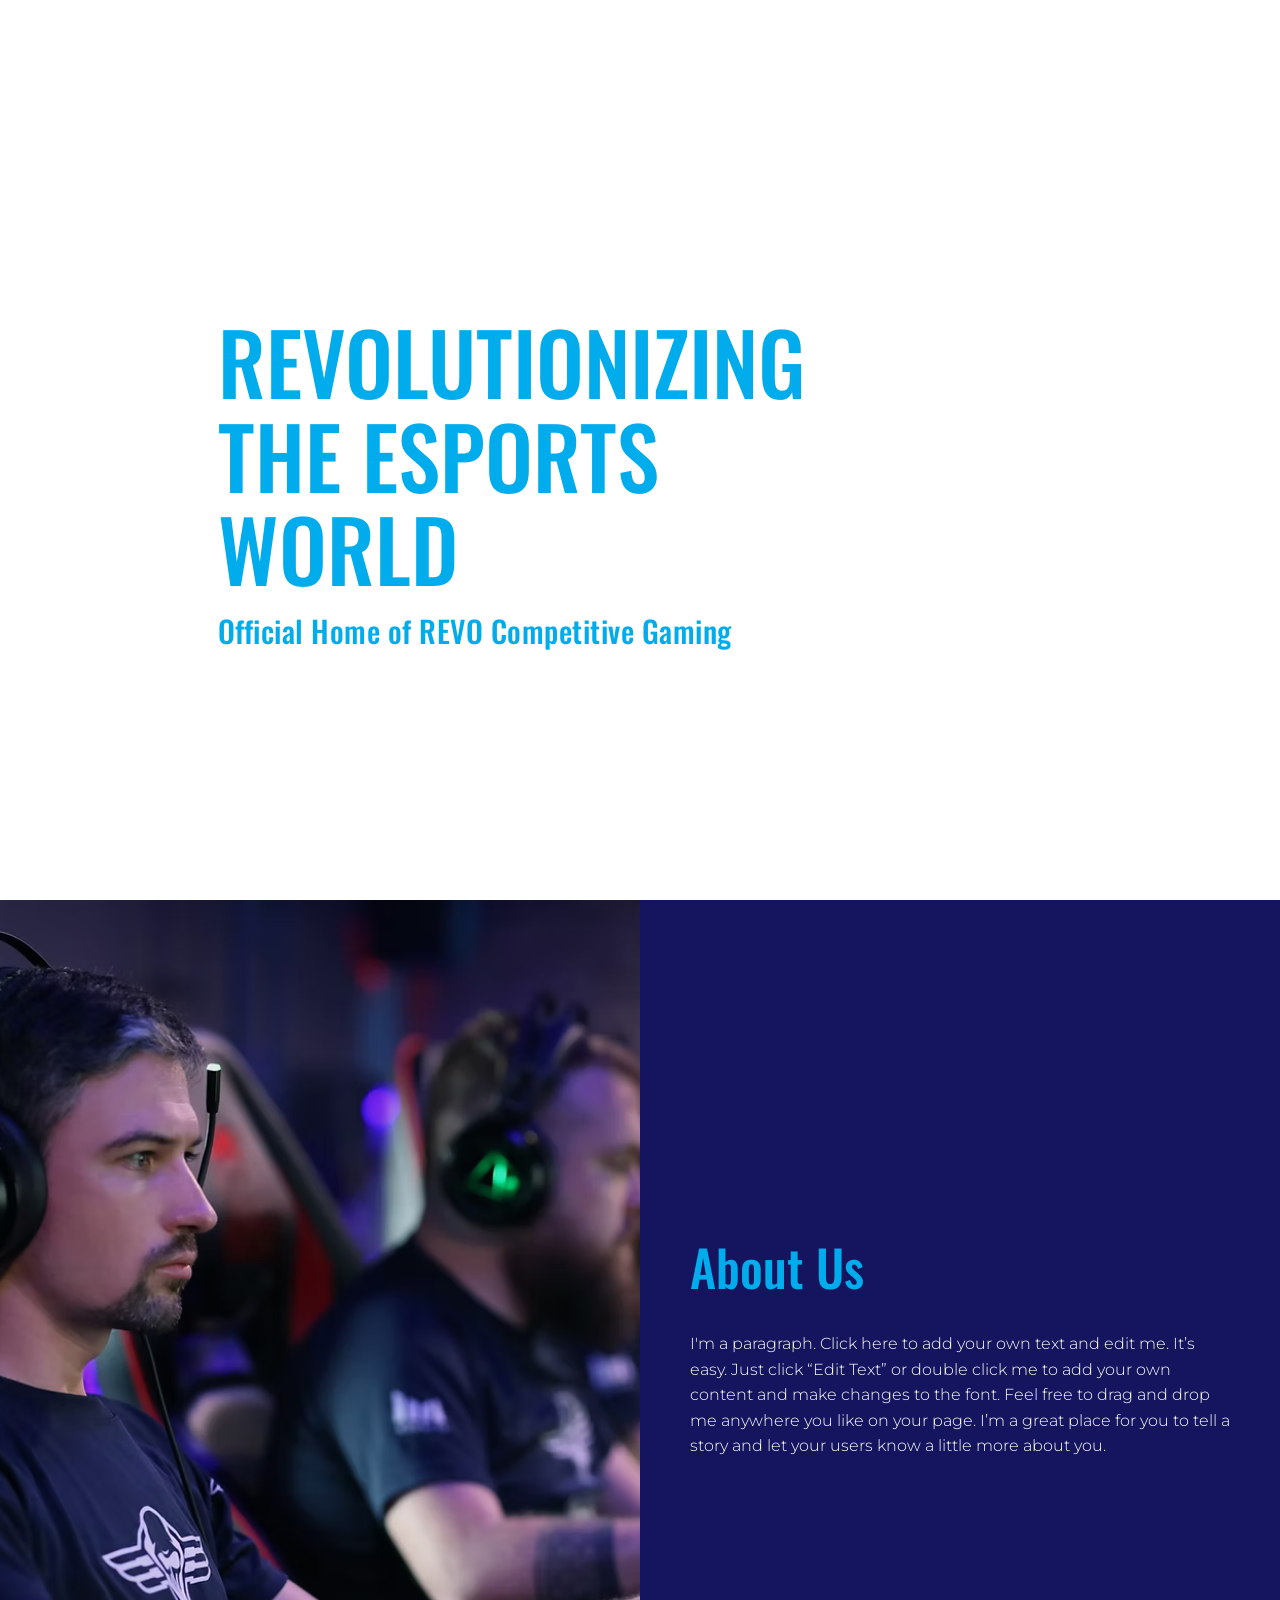
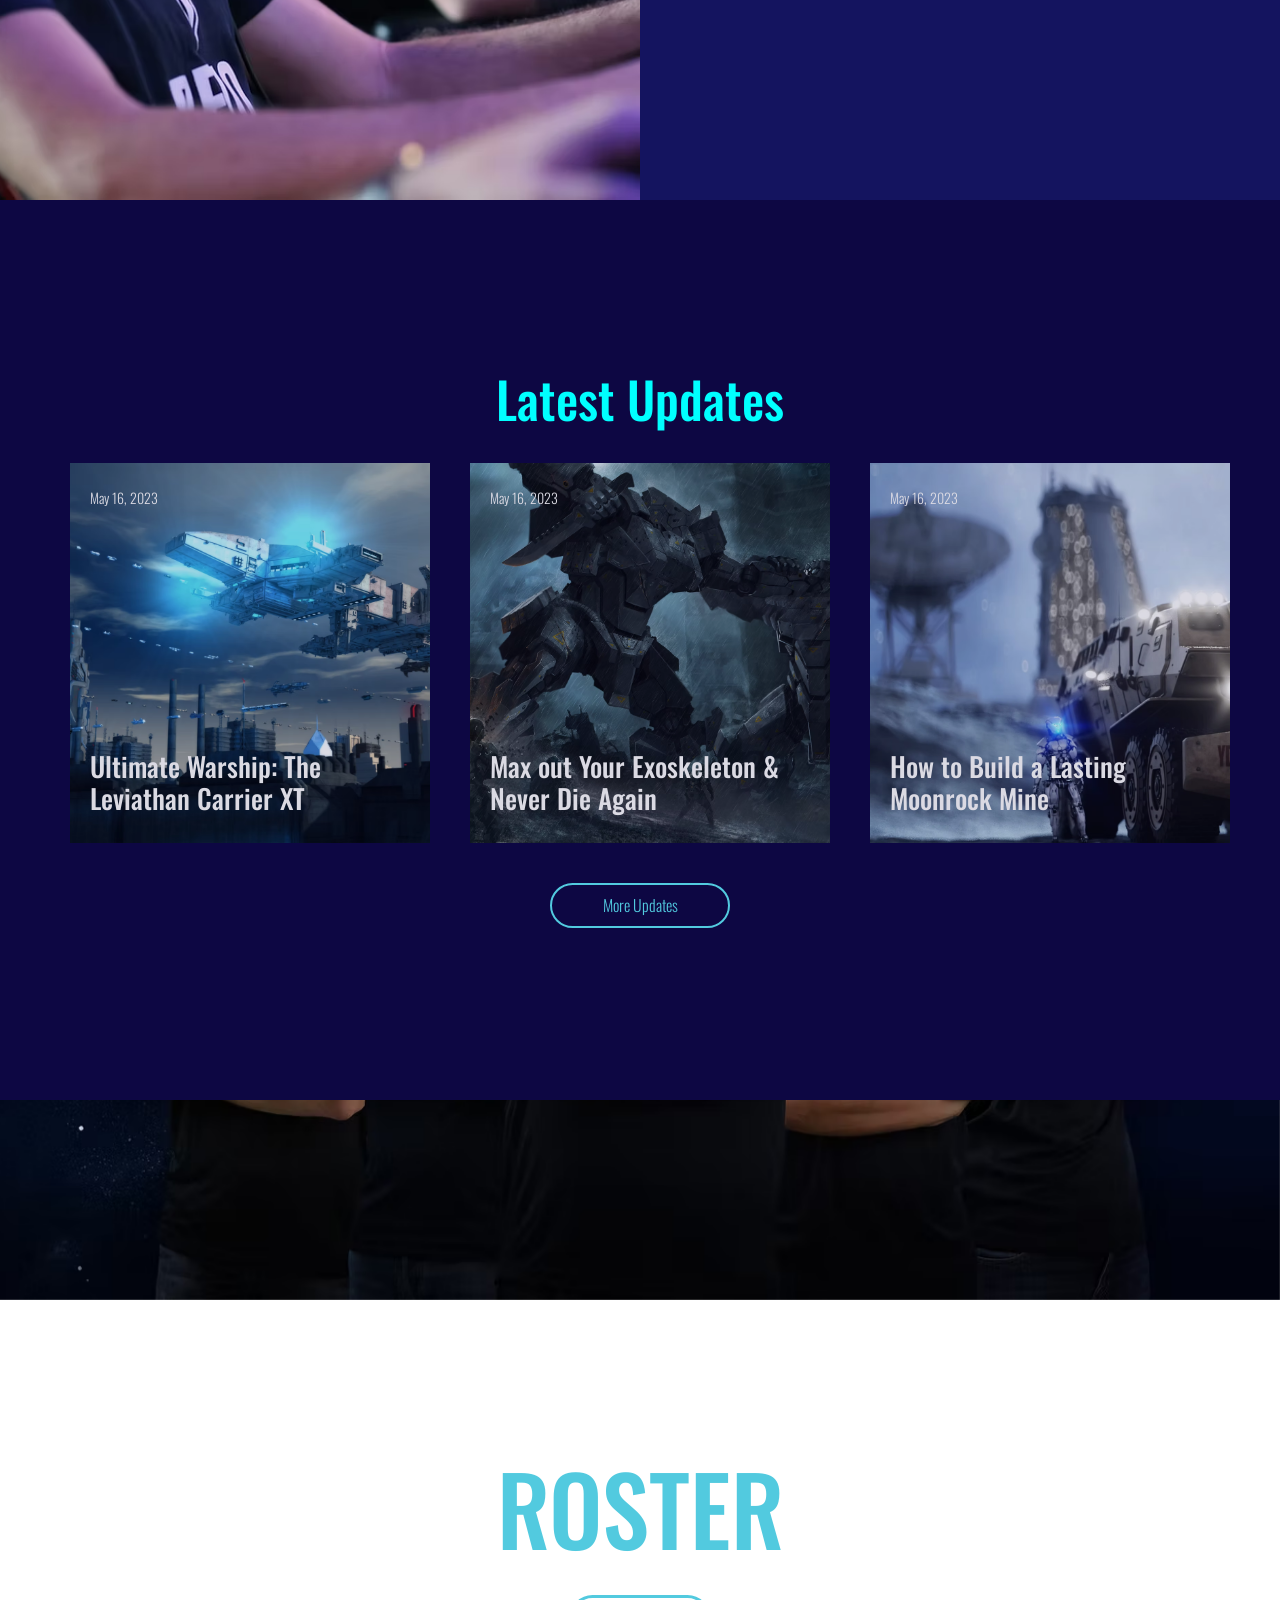
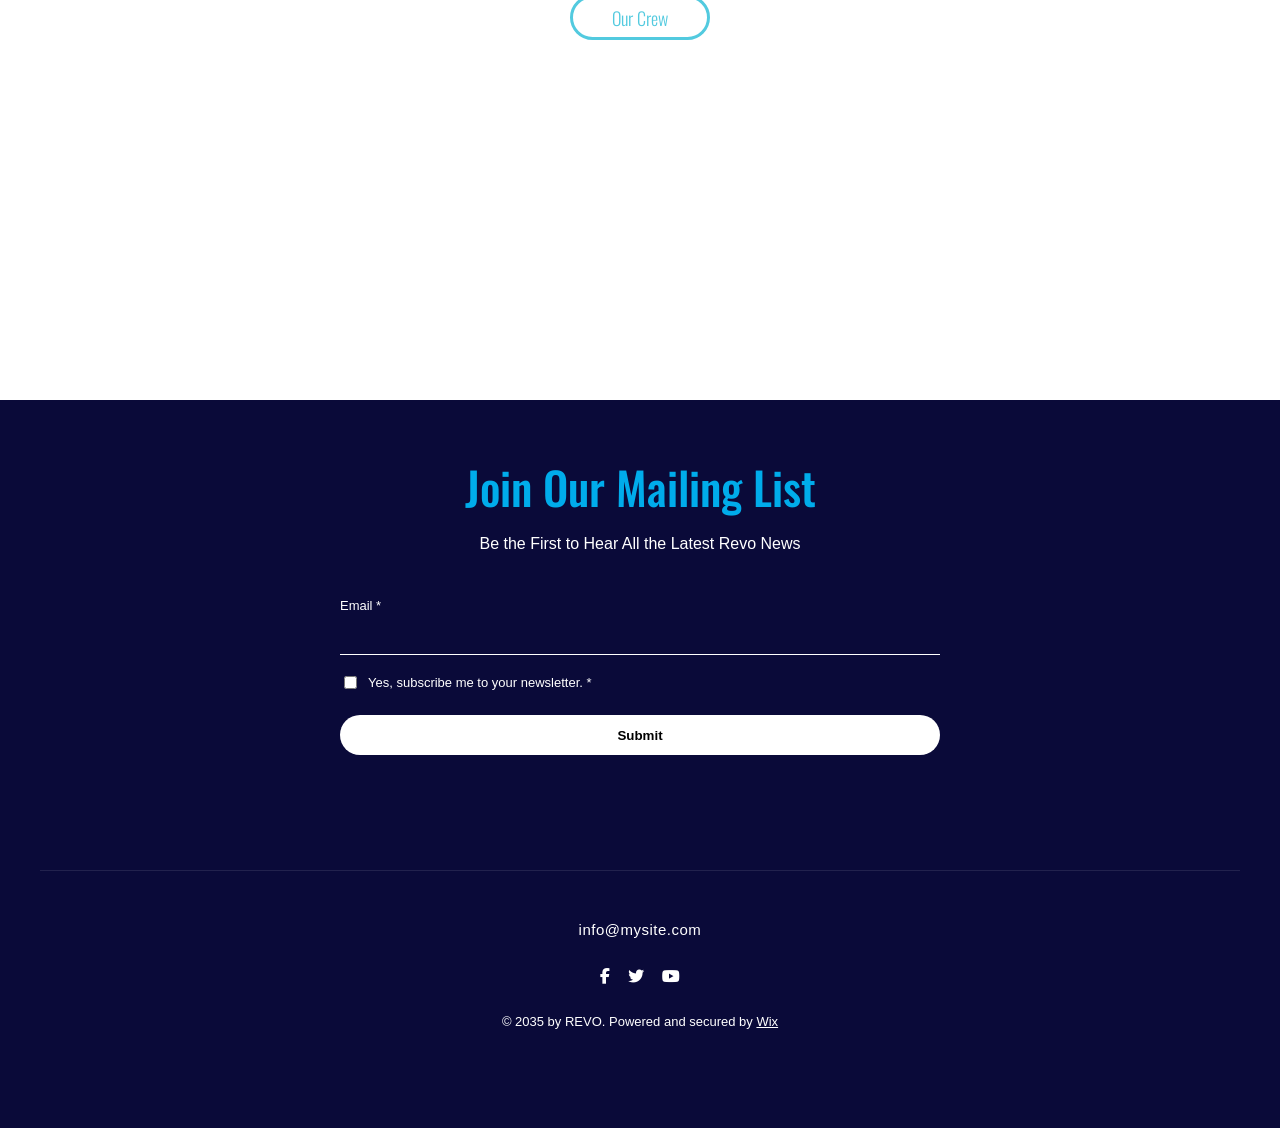
<file: index.html>
<!DOCTYPE html>
<html lang="en">
<head>
    <meta charset="UTF-8">
    <meta name="viewport" content="width=device-width, initial-scale=1.0">
    <title>REVO eSports Team</title>
    <link rel="stylesheet" href="./styles/reset.css">
    <link rel="stylesheet" href="./style.css">
</head>
<body>
    
<div class="container">

    <div class="backgrounds">
        
        <iframe class="header-iframe" src="./pages/header.html" frameborder="0" scrolling="no"></iframe>
        
          <div class="burger-btn" id="burgerBtn">
            <span class="bar"></span>
            <span class="bar"></span>
            <span class="bar"></span>
        </div>

        <div class="mobile-menu-overlay" id="mobileMenu">
            <ul class="mobile-nav-list">
                <li><a href="./index.html" class="active-link">Home</a></li>
                <li><a href="./pages/updates.html">Updates</a></li>
                <li><a href="./pages/roster.html">Roster</a></li>
                <li><a href="./pages/matchday.html">Game On</a></li>
                <li><a href="./pages/contact.html">Contact</a></li>
            </ul>
            <div class="mobile-socials">
                <a href="#"><i class="fab fa-facebook-f"></i></a>
                <a href="#"><i class="fab fa-twitter"></i></a>
                <a href="#"><i class="fab fa-youtube"></i></a>
            </div>
        </div>


        <div class="hero-text-box">
            <h1>Revolutionizing<br>the eSports World</h1>
            <p>Official Home of REVO Competitive Gaming</p>
        </div>

        <div class="bg-earth">
            <video src="./videos/file.mp4" autoplay loop muted playsinline></video>
        </div>
         
        <div class="bg-Gamers">
            <img src="./images/ea71bb_4884b1deb29244bebcbd4f6c97bd8f7a~mv2_d_5199_2930_s_4_2.avif" alt="Gamers">
        </div>

        <div class="about-updates">
            <div class="About-us">
                <div class="About-us-image"> 
                    <img src="./images/ea71bb_b21d9cef0e6d436d94b641c60f0edfc2~mv2_d_6609_4406_s_4_2 (1).avif" alt="GG">
                </div>
                
                <div class="About-us-content">
                    <div class="About-us-txt-h1">
                        <h1>About Us</h1>
                    </div>
                    <div class="About-us-txt-paragraph">
                        <p>I'm a paragraph. Click here to add your own text and edit me. It’s easy. Just click “Edit Text” or double click me to add your own content and make changes to the font. Feel free to drag and drop me anywhere you like on your page. I’m a great place for you to tell a story and let your users know a little more about you.</p>
                    </div>
                </div>
            </div>
            
            <div class="Latest-updates">
                <div class="Upd-1">
                    <h1>Latest Updates</h1>
                </div>
                
                <div class="Upd-2"> 
                    <a href="./pages/issue.html" target="_top"><div class="Upd-img-1"> 
                    <div class="Issue-Headline-Date"><p>May 16, 2023</p></div>
                    <div class="Issue-Headline-Link"><a href="./pages/issue.html" target="_top"><p>Ultimate Warship: The Leviathan Carrier XT</p></a></div>
                    </div>
                </a>
                    <a href="./pages/issue.html" target="_top"><div class="Upd-img-2">
                        <div class="Issue-Headline-Date"><p>May 16, 2023</p></div>
                    <div class="Issue-Headline-Link"><a href="./pages/issue.html" target="_top"><p>Max out Your Exoskeleton & Never Die Again</p></a></div>
                    </div></a>
                    <a href="./pages/issue.html" target="_top"><div class="Upd-img-3">
                        <div class="Issue-Headline-Date"><p>May 16, 2023</p></div>
                    <div class="Issue-Headline-Link"><a href="./pages/issue.html" target="_top"><p>How to Build a Lasting Moonrock Mine</p></a></div>
                    </div></a>
                </div>
                
                <div class="Upd-3">
                    <a href="./pages/updates.html" target="_top">
                        <div class="link-to-upd">
                            <p>More Updates</p>
                        </div>
                    </a>
                </div>
            </div>

            <div class="link-to-roster-hd">
              <div class="txt-roster"><p>ROSTER</p></div>
              <div class="link-to-roster"><a href="./pages/roster.html" target="_top"><div class="link-to-roster-a-txt"><p>Our Crew</p></div></a></div>
            </div>

            <iframe src="./pages/footer.html" frameborder="0" scrolling='no' class="footer-iframe"></iframe>
        </div>
        
    </div>

</div>
  
  <script>
    const burgerBtn = document.getElementById('burgerBtn');
    const mobileMenu = document.getElementById('mobileMenu');
    const menuLinks = document.querySelectorAll('.mobile-nav-list a');

    
    burgerBtn.addEventListener('click', () => {
        burgerBtn.classList.toggle('open');
        mobileMenu.classList.toggle('active');
    });

    
    menuLinks.forEach(link => {
        link.addEventListener('click', () => {
            burgerBtn.classList.remove('open');
            mobileMenu.classList.remove('active');
        });
    });
</script> 
  
</body>
</html>
</file>
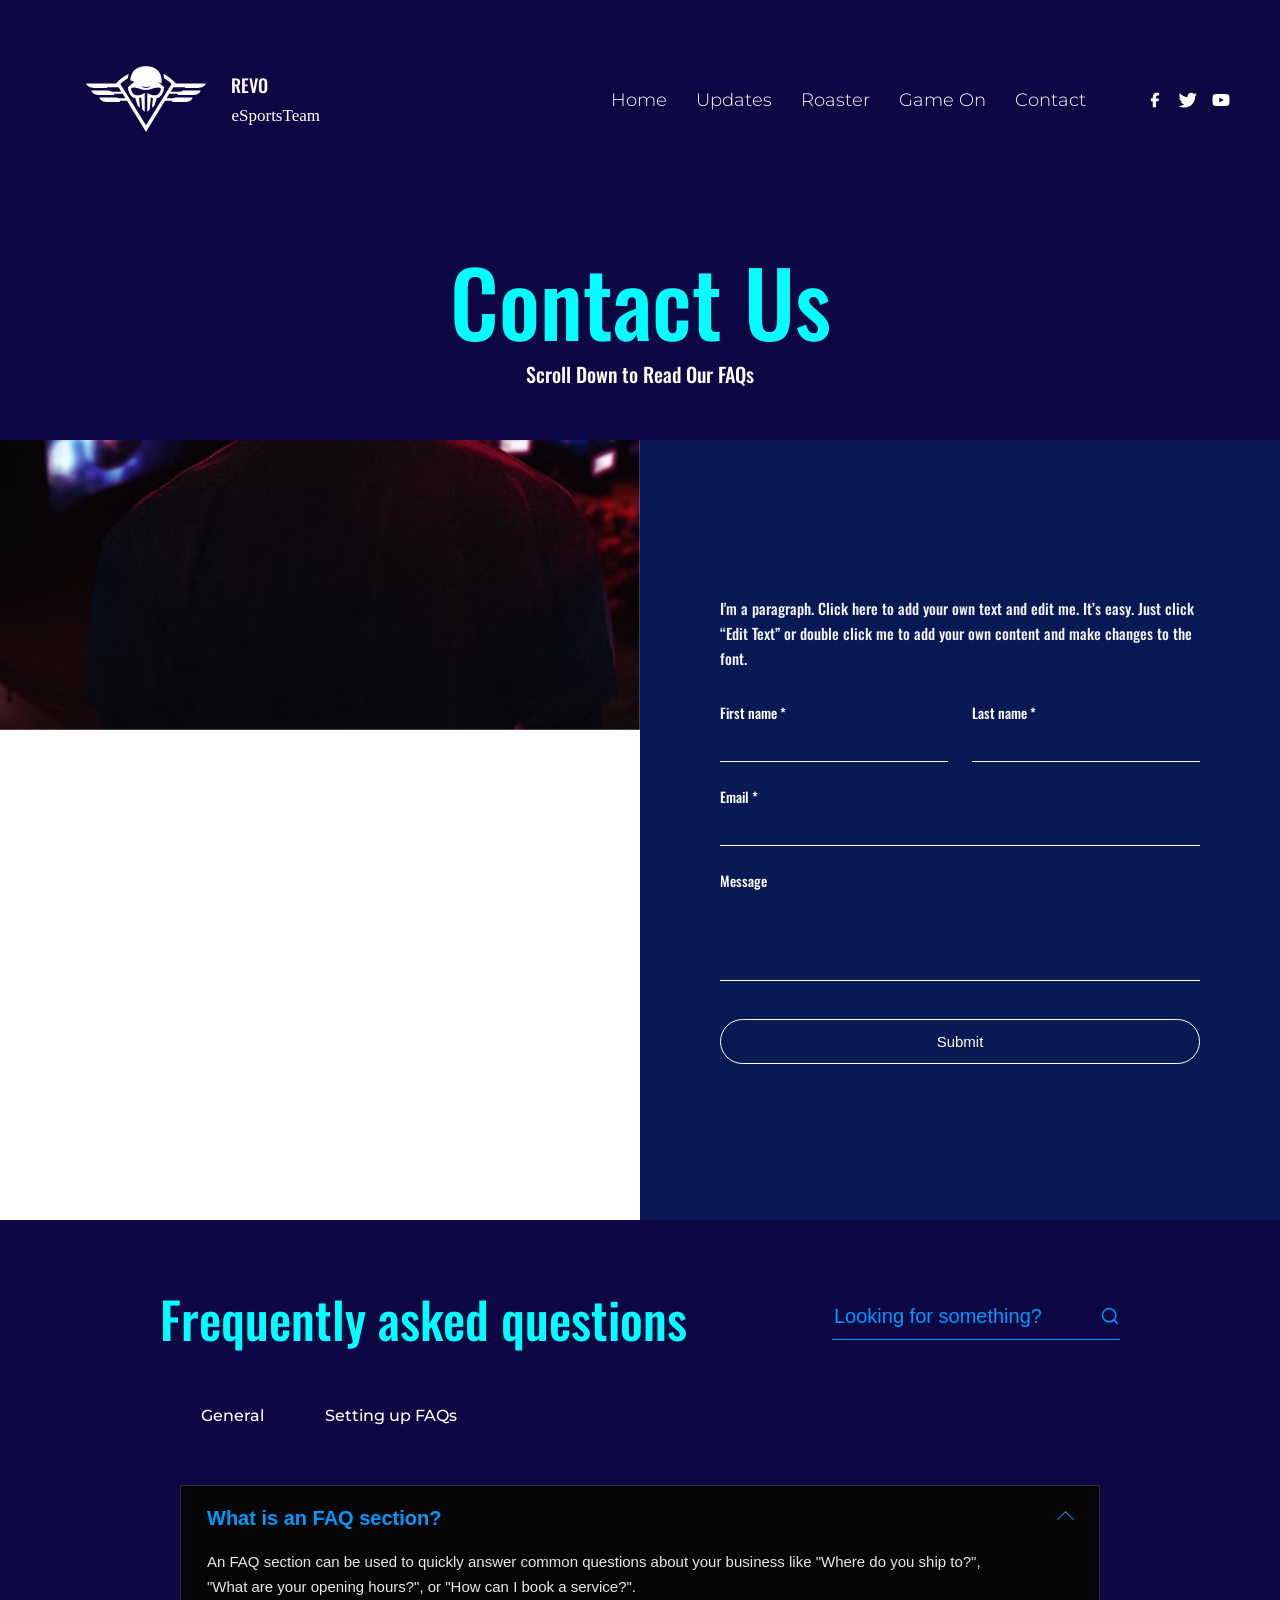
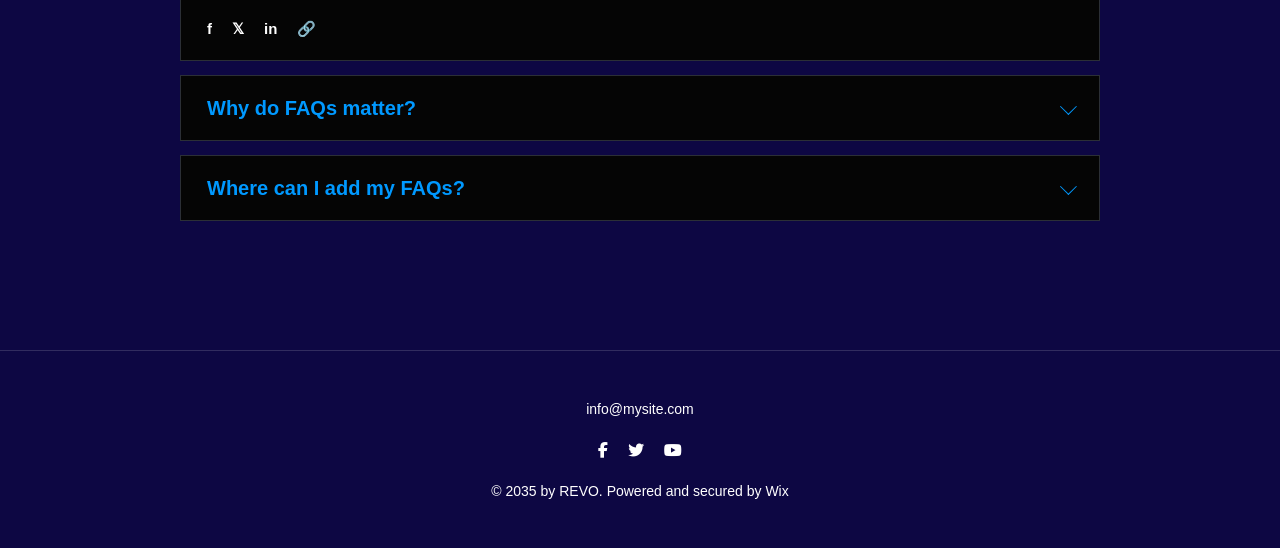
<file: pages/contact.html>
<!DOCTYPE html>
<html lang="en">
<head>
    <meta charset="UTF-8">
    <meta name="viewport" content="width=device-width, initial-scale=1.0">
    <link rel="stylesheet" href="../styles/reset.css">
    <link rel="stylesheet" href="../styles/contact.css">
    <link rel="stylesheet" href="https://cdnjs.cloudflare.com/ajax/libs/font-awesome/6.4.0/css/all.min.css">
    <title>Contact</title>
</head>
<body>
    <iframe class="header-iframe" src="../pages/header.html" frameborder="0" scrolling="no"></iframe>

    
    <div class="burger-btn" id="burgerBtn">
        <span class="bar"></span>
        <span class="bar"></span>
        <span class="bar"></span>
    </div>
     <div class="svg">
         <svg preserveAspectRatio="xMidYMid meet" data-bbox="20.5 56.501 159 86.999" xmlns="http://www.w3.org/2000/svg" width="200" height="200" viewBox="20.5 56.501 159 86.999" data-type="color" role="img" aria-label="Homepage">
                        <g>
                            <path fill-rule="evenodd" clip-rule="evenodd" d="M151.4 85.416c.163-.364.31-.723.443-1.068h-15.532l-3.704 5.986h11.93c1.929 0 3.346-.597 4.417-1.479h23.658c-.962 3.08-4.729 5.898-9.184 5.898h-21.683c.283-.562.517-1.126.722-1.654h-11.571l-3.703 5.985h7.969c1.501 0 2.692-.362 3.651-.938h23.1c-.961 3.08-4.73 5.898-9.184 5.898h-18.517c.279-.558.512-1.116.715-1.641h-9.788l-3.704 5.985h.081l-1.188 1.938-.008-.021-20.222 33.195-.098-.16-.098.16-20.13-33.045-1.268-2.067h.061l-3.704-5.985h-9.788c.203.524.435 1.083.715 1.641H47.271c-4.454 0-8.223-2.818-9.184-5.898h23.1c.96.575 2.15.938 3.651.938h7.969l-3.703-5.985H57.532c.205.528.439 1.092.722 1.654H36.571c-4.455 0-8.222-2.817-9.184-5.898h23.658c1.071.882 2.488 1.479 4.417 1.479h11.931l-3.704-5.986H48.157c.133.344.279.704.443 1.068H31.457c-5.315 0-9.809-2.816-10.957-5.897h39.81c4.302-5.259 9.926-9.626 16.442-12.725-.092.153-.191.315-.299.486l.754-.7-.283.905a8.475 8.475 0 00-.258.814l-.742 4.197a45.353 45.353 0 00-9.607 7.272l-.228.24 6.969 11.261 6.888 11.13L100 134.809l20.056-32.41h.019l.445-.72v-.032l2.557-4.132v.032l3.525-5.697-.002-.029 7.312-11.815-.228-.24a45.343 45.343 0 00-9.606-7.271l-.743-4.198a8.492 8.492 0 00-.258-.815l-.284-.903.754.7a27.973 27.973 0 01-.299-.487c6.516 3.1 12.14 7.467 16.442 12.726h39.81c-1.148 3.082-5.642 5.897-10.957 5.897H151.4v.001zm-72.06-5.928c-.472-5.612.202-11.342 3.708-15.956 7.124-9.375 26.779-9.375 33.903 0 3.507 4.614 4.181 10.344 3.708 15.956a40.822 40.822 0 00-5.366-2.093c3.315 2.244 6.397 4.646 8.605 6.885-.429 7.586-3.873 13.449-9.594 14.293l-3.264 10.308-3.11 2.624 1.25-12.971a20.748 20.748 0 01-2.726-.625l-1.557 16.154-3.237 2.731V91.918c7.678 4.122 16.206 6.038 18.24-5.786-5.866-3.947-12.695 2.066-19.901 2.066s-14.036-6.012-19.901-2.066c2.034 11.825 10.562 9.909 18.24 5.786v24.876l-3.237-2.731-1.556-16.153c-.902.269-1.814.483-2.726.625l1.25 12.971-3.11-2.624-3.264-10.308c-5.721-.844-9.164-6.708-9.594-14.293 2.208-2.239 5.289-4.641 8.605-6.885a40.678 40.678 0 00-5.366-2.092zm13.489 3.306c4.127 3.431 10.215 3.431 14.342 0a21.202 21.202 0 01-14.342 0z"></path>
                        </g>
                    </svg>
                    <div class="txt-hd">
                <div class="txt-h2">
                    <h2><a href="../index.html" target="_top">REVO </a></h2>
                </div>
                <div class="txt-p">   
                    <p><a href="../index.html" target="_top">eSportsTeam</a></p>
                </div>
            </div>
     </div>
     <div class="mobile-menu-overlay" id="mobileMenu">
        <ul class="mobile-nav-list">
            <li><a href="../index.html">Home</a></li>
            <li><a href="./updates.html">Updates</a></li>
            <li><a href="./roster.html">Roster</a></li>
            <li><a href="../index.html#contact">Contact</a></li>
        </ul>
        <div class="mobile-socials">
            <a href="#"><i class="fab fa-facebook-f"></i></a>
            <a href="#"><i class="fab fa-twitter"></i></a>
            <a href="#"><i class="fab fa-youtube"></i></a>
        </div>
    </div>


    <div class="container">

        <div class="title">
         <div class="title-txt">
          <p>Contact Us</p>
         </div>
         <div class="scroll-FAQ">
         <p>Scroll Down to Read Our FAQs</p>
         </div>

        </div>

       <div class="bg-form">
        <div class="bg-image">
          <img src="../images/ea71bb_1261fea1765e413f9ad22cb9c974b05e~mv2_d_4762_3175_s_4_2.avif" alt="-Gamer-Guy">
        </div>
        <div class="form">
  <div class="form-wrapper">
    <p class="form-desc">
      I'm a paragraph. Click here to add your own text and edit me. It’s
      easy. Just click “Edit Text” or double click me to add your own
      content and make changes to the font.
    </p>

    <form class="contact-form" novalidate>
      <div class="form-row">
        <div class="form-group has-error">
          <label for="firstName">First name *</label>
          <input type="text" id="firstName" name="firstName" required />
          
        </div>

        <div class="form-group">
          <label for="lastName">Last name *</label>
          <input type="text" id="lastName" name="lastName" required />
          
        </div>
      </div>

      <div class="form-group">
        <label for="email">Email *</label>
        <input type="email" id="email" name="email" required />
        
      </div>

      <div class="form-group">
        <label for="message">Message</label>
        <textarea id="message" name="message" rows="4"></textarea>
      </div>

      <button type="submit" class="submit-btn">Submit</button>
    </form>
  </div>
</div>
       </div>
       
       <div class="FAQs">
         <div class="FAQ-container">
           <div class="FAQ-header">
             <div class="FAQ-title">
                <p>Frequently asked questions</p>
             </div>
             <div class="search-bar">
  <input type="text" placeholder="Looking for something?" />
  <button type="submit" aria-label="Search">
    <svg width="20" height="20" viewBox="0 0 24 24" fill="none" stroke="currentColor" stroke-width="1.8" stroke-linecap="round" stroke-linejoin="round">
      <circle cx="11" cy="11" r="8"></circle>
      <line x1="21" y1="21" x2="16.65" y2="16.65"></line>
    </svg>
  </button>
</div>
           </div>

           <div class="FAQ-navbar">
            <div class="a-1">
             <a href="./contact.html">General</a>
            </div>
            <div class="a-2">
              <a href="./contact.html">Setting up FAQs</a>
            </div>
           </div>
           <section class="faq-section">
  <div class="faq-list">

    
    <details class="faq-item" open>
      <summary class="faq-question">
        <span>What is an FAQ section?</span>
        <span class="faq-arrow" aria-hidden="true"></span>
      </summary>
      <div class="faq-answer">
        <p>
          An FAQ section can be used to quickly answer common questions about your business like "Where do you ship to?", "What are your opening hours?", or "How can I book a service?".
        </p>
        <div class="faq-socials" aria-label="Share answer">
          <a href="https://www.facebook.com/gabrieli.bujiashvili" target="_blank" aria-label="Facebook">f</a>
          <a href="https://x.com/Gabrooo_999" target="_blank" aria-label="X">𝕏</a>
          <a href="#linkedin" aria-label="LinkedIn">in</a>
          <a href="#link" aria-label="Copy link">🔗</a>
        </div>
      </div>
    </details>


    <details class="faq-item">
      <summary class="faq-question">
        <span>Why do FAQs matter?</span>
        <span class="faq-arrow" aria-hidden="true"></span>
      </summary>
      <div class="faq-answer">
        <p>
          FAQs help visitors find clear answers right away, reduce repetitive support messages, and build trust before they contact you.
        </p>
        <div class="faq-socials" aria-label="Share answer">
          <a href="https://www.facebook.com/gabrieli.bujiashvili" target="_blank" aria-label="Facebook">f</a>
          <a href="https://x.com/Gabrooo_999" target="_blank" aria-label="X">𝕏</a>
          <a href="#linkedin" aria-label="LinkedIn">in</a>
          <a href="#link" aria-label="Copy link">🔗</a>
        </div>
      </div>
    </details>


    <details class="faq-item">
      <summary class="faq-question">
        <span>Where can I add my FAQs?</span>
        <span class="faq-arrow" aria-hidden="true"></span>
      </summary>
      <div class="faq-answer">
        <p>
          You can place an FAQ section on your Contact page, product pages, or a dedicated Help page so users can reach it easily.
        </p>
        <div class="faq-socials" aria-label="Share answer">
          <a href="https://www.facebook.com/gabrieli.bujiashvili" target="_blank" aria-label="Facebook">f</a>
          <a href="https://x.com/Gabrooo_999" target="_blank" aria-label="X">𝕏</a>
          <a href="#linkedin" aria-label="LinkedIn">in</a>
          <a href="#link" aria-label="Copy link">🔗</a>
        </div>
      </div>
    </details>

  </div>
</section>
         </div>
       </div>
      <div class="footer-container">
        <div class="footer-email">
            <a href="mailto:info@mysite.com">info@mysite.com</a>
        </div>
        <div class="footer-socials">
            <a href="https://www.facebook.com/gabrieli.bujiashvili" target="_blank" aria-label="Facebook"><i class="fa-brands fa-facebook-f"></i></a>
                <a href="https://x.com/Gabrooo_999" target="_blank" aria-label="Twitter"><i class="fa-brands fa-twitter"></i></a>
                <a href="https://www.youtube.com/@GaboBuji" target="_blank" aria-label="YouTube"><i class="fa-brands fa-youtube"></i></a>
        </div>
        <div class="footer-copy">
            <p>© 2035 by REVO. Powered and secured by <a href="" target="_blank">Wix</a></p>
        </div>
    </div>
    </div>

    <script>
        const burgerBtn = document.getElementById('burgerBtn');
        const mobileMenu = document.getElementById('mobileMenu');
        const menuLinks = document.querySelectorAll('.mobile-nav-list a');

        burgerBtn.addEventListener('click', () => {
            burgerBtn.classList.toggle('open');
            mobileMenu.classList.toggle('active');
        });

        menuLinks.forEach(link => {
            link.addEventListener('click', () => {
                burgerBtn.classList.remove('open');
                mobileMenu.classList.remove('active');
            });
        });
    </script>
</body>
</body>
</html>
</file>
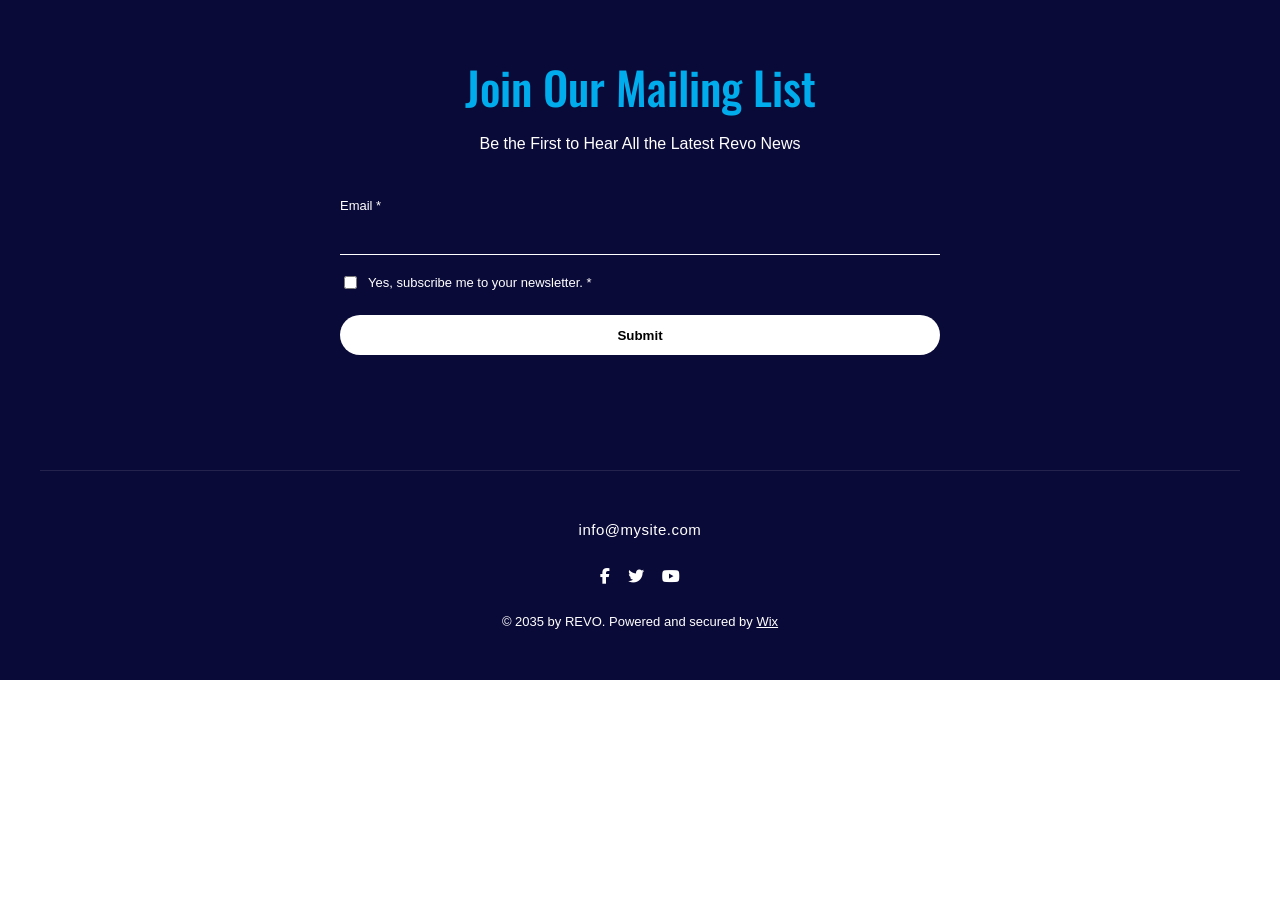
<file: pages/footer.html>
<!DOCTYPE html>
<html lang="en">
<head>
    <meta charset="UTF-8">
    <meta name="viewport" content="width=device-width, initial-scale=1.0">
    <title>Footer</title>
    <link rel="stylesheet" href="../styles/reset.css">
    <link rel="stylesheet" href="../styles/footer.css">
    <link rel="stylesheet" href="https://cdnjs.cloudflare.com/ajax/libs/font-awesome/6.4.0/css/all.min.css">
</head>
<body>

    <footer class="site-footer">
       
        <div class="mailing-section">
            <h2>Join Our Mailing List</h2>
            <p class="mailing-subtitle">Be the First to Hear All the Latest Revo News</p>
            <form class="mailing-form">
                <label for="email">Email *</label>
                <input type="email" id="email" required>
                
                <div class="checkbox-box">
                    <input type="checkbox" id="sub">
                    <label for="sub">Yes, subscribe me to your newsletter. *</label>
                </div>
                
                <button type="submit">Submit</button>
            </form>
        </div>

        <div class="footer-container">
           
            <div class="footer-email">
                <a href="mailto:info@mysite.com">info@mysite.com</a>
            </div>

            
            <div class="footer-socials">
                <a href="https://www.facebook.com/gabrieli.bujiashvili" target="_blank" aria-label="Facebook"><i class="fa-brands fa-facebook-f"></i></a>
                <a href="https://x.com/Gabrooo_999" target="_blank" aria-label="Twitter"><i class="fa-brands fa-twitter"></i></a>
                <a href="https://www.youtube.com/@GaboBuji" target="_blank" aria-label="YouTube"><i class="fa-brands fa-youtube"></i></a>
            </div>

            
            <div class="footer-copy">
                <p>© 2035 by REVO. Powered and secured by <a href="" target="_blank">Wix</a></p>
            </div>
        </div>
    </footer>

</body>
</html>
</file>
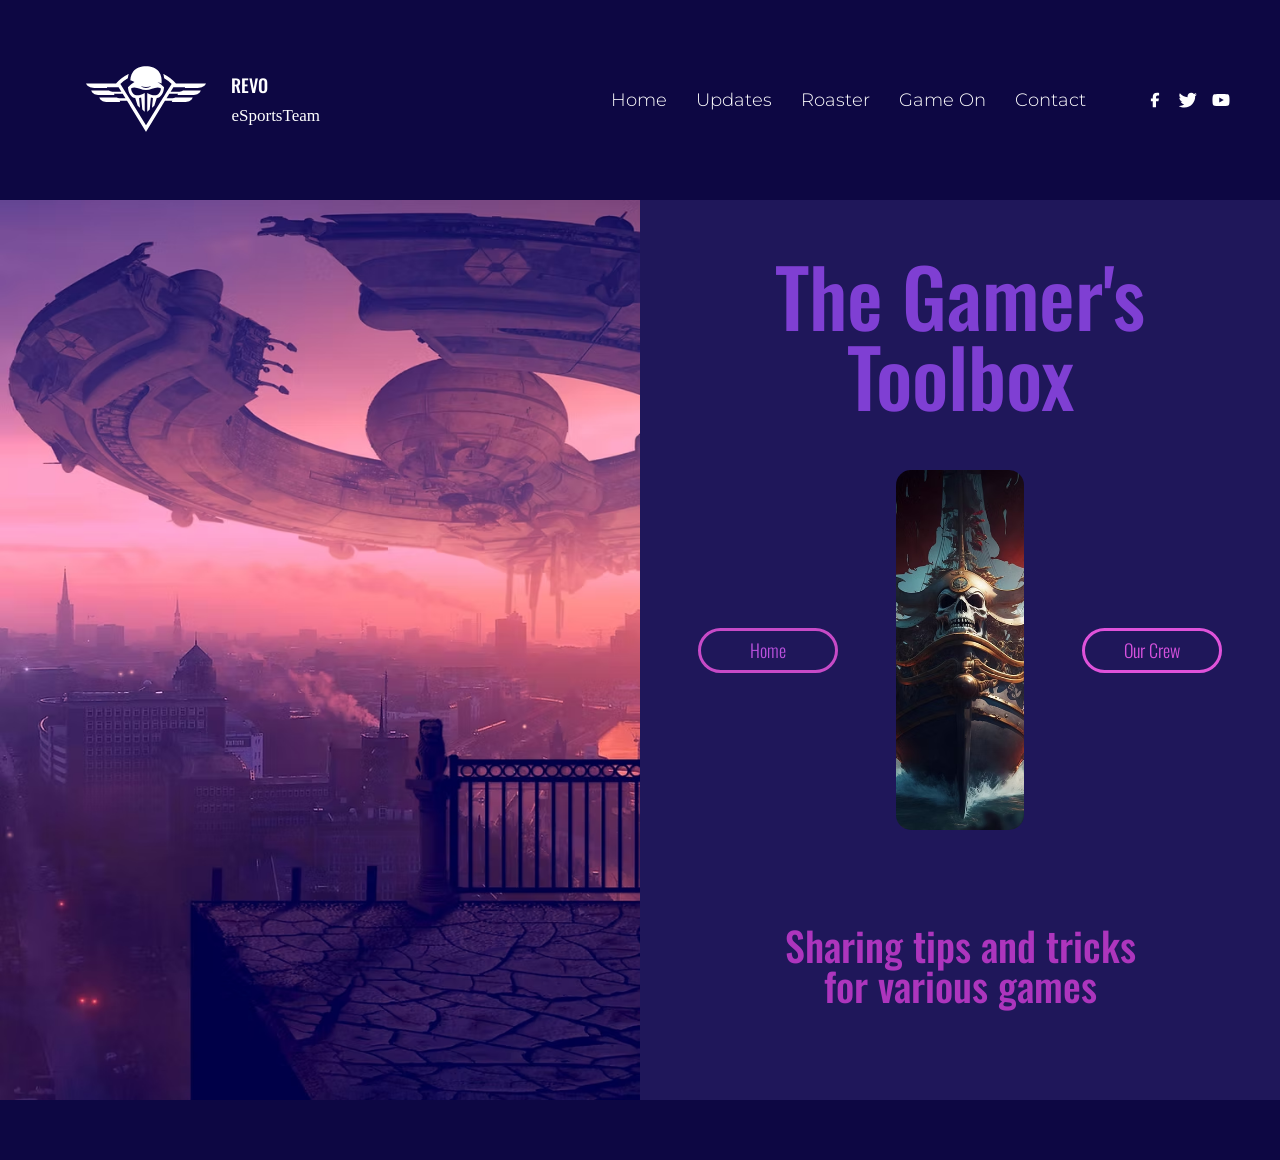
<file: pages/Gaming.html>
<!DOCTYPE html>
<html lang="en">
<head>
    <meta charset="UTF-8">
    <meta name="viewport" content="width=device-width, initial-scale=1.0">
    <link rel="stylesheet" href="../styles/reset.css">
    <link rel="stylesheet" href="../styles/Gaming.css">
    <title>Learn More About Gaming</title>
</head>
<body>
    <iframe class="header-iframe" src="../pages/header.html" frameborder="0" scrolling="no"></iframe>

    
    <div class="burger-btn" id="burgerBtn">
        <span class="bar"></span>
        <span class="bar"></span>
        <span class="bar"></span>
    </div>

    <div class="mobile-menu-overlay" id="mobileMenu">
        <ul class="mobile-nav-list">
            <li><a href="../index.html">Home</a></li>
            <li><a href="./updates.html">Updates</a></li>
            <li><a href="./roster.html">Roster</a></li>
            <li><a href="../index.html#contact">Contact</a></li>
        </ul>
        <div class="mobile-socials">
            <a href="#"><i class="fab fa-facebook-f"></i></a>
            <a href="#"><i class="fab fa-twitter"></i></a>
            <a href="#"><i class="fab fa-youtube"></i></a>
        </div>
    </div>
    <div class="container">
       
        <div class="Tips">
          <div class="fst-image">
               <img src="../images/84770f_2ffaefbfa6fc4bb0b8402aaaaa9e8332~mv2.avif" alt="spaceship">
          </div>
          <div class="Gamer-ToolBox">
              <div class="ToolBox-header">
                <p>The Gamer's <br> Toolbox</p>
              </div>
              <div class="ToolBox-nav">
                <div class="link-home">
                    <div class="link-to-home"><a href="../index.html" target="_top"><div class="link-to-home-a-txt"><p>Home</p></div></a></div>
                </div>
                <div class="nav-image">
                      <img src="../images/11062b_a63d508fe632499fa86f1ee47a3d5ddd~mv2.avif" alt="nav-image">
                </div>
                <div class="link-roaster">
                <div class="link-to-roster"><a href="./roster.html" target="_top"><div class="link-to-roster-a-txt"><p>Our Crew</p></div></a></div>
                </div>
              </div>
              <div class="ToolBox-footer">
                  <p>Sharing tips and tricks <br> for various games</p>
              </div>
          </div>
        </div>



    </div>
</body>
</html>
</file>
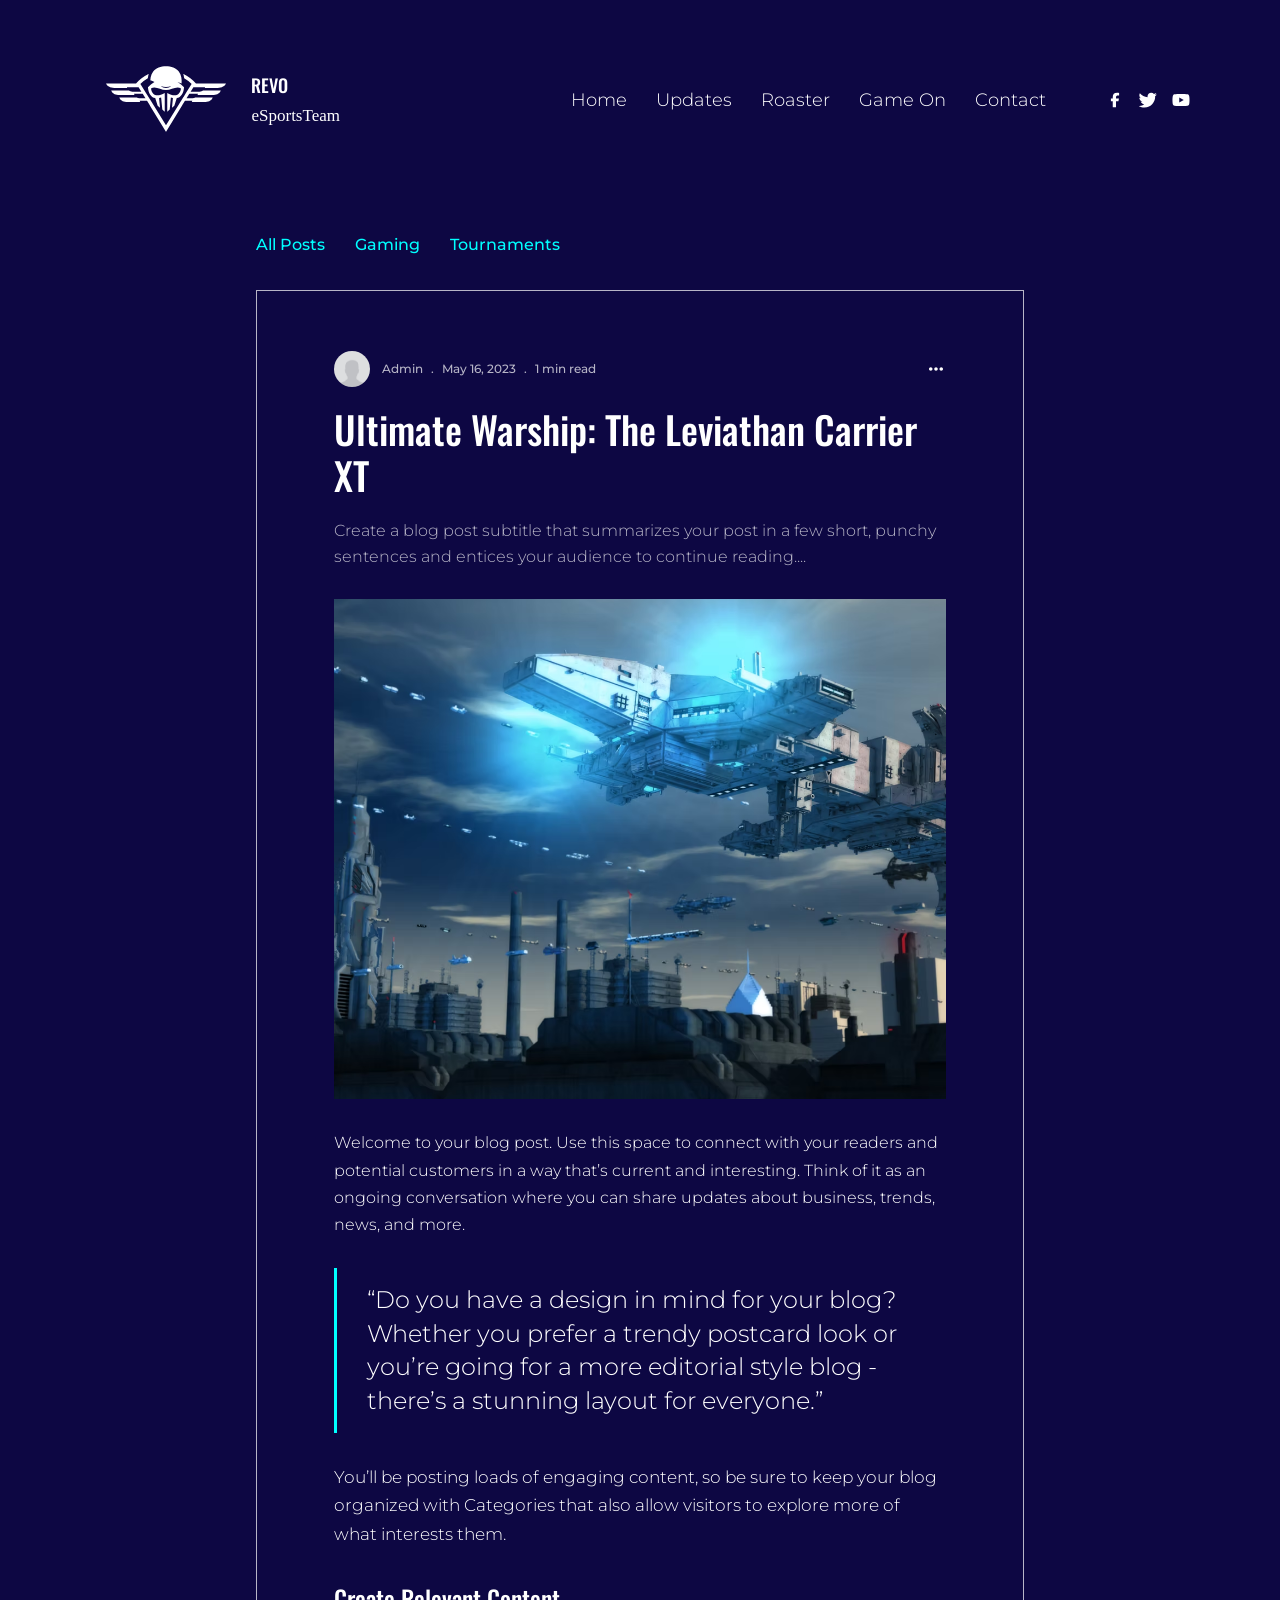
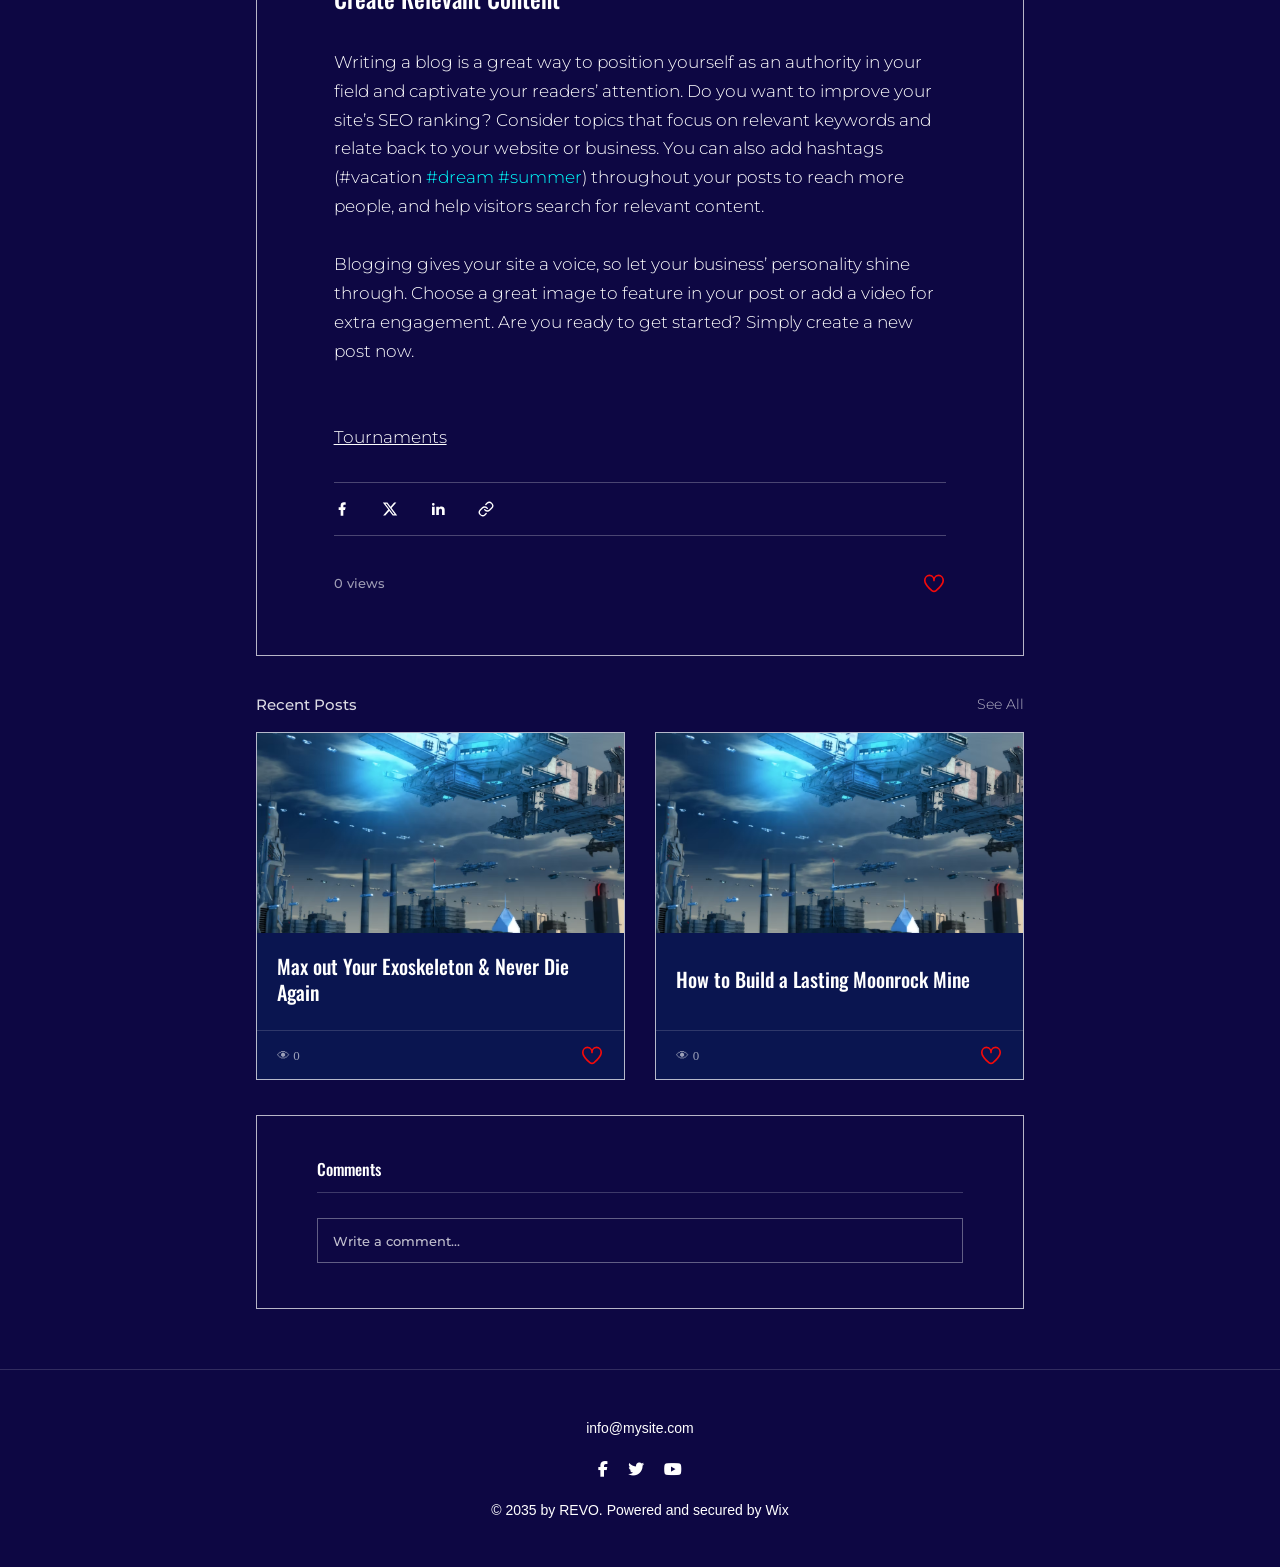
<file: pages/issue.html>
<!DOCTYPE html>
<html lang="en">
<head>
    <meta charset="UTF-8">
    <meta name="viewport" content="width=device-width, initial-scale=1.0">
    <link rel="stylesheet" href="../styles/reset.css">
    <link rel="stylesheet" href="../styles/issue.css">
    <link rel="stylesheet" href="https://cdnjs.cloudflare.com/ajax/libs/font-awesome/6.4.0/css/all.min.css">
    <title>REVO - Post</title>
</head>
<body>

    
    <iframe class="header-iframe" src="../pages/header.html" frameborder="0" scrolling="no"></iframe>

    
    <div class="burger-btn" id="burgerBtn">
        <span class="bar"></span>
        <span class="bar"></span>
        <span class="bar"></span>
    </div>

    <div class="mobile-menu-overlay" id="mobileMenu">
        <ul class="mobile-nav-list">
            <li><a href="../index.html">Home</a></li>
            <li><a href="./updates.html">Updates</a></li>
            <li><a href="./roster.html">Roster</a></li>
            <li><a href="../index.html#contact">Contact</a></li>
        </ul>
        <div class="mobile-socials">
            <a href="#"><i class="fab fa-facebook-f"></i></a>
            <a href="#"><i class="fab fa-twitter"></i></a>
            <a href="#"><i class="fab fa-youtube"></i></a>
        </div>
    </div>

    <div class="container">
        <div class="Upd-Main">
            <div class="link-search-row">
                <div class="links"> 
                    <a href="./updates.html" target="_self">All Posts</a>
                    <a href="./updates.html" target="_self">Gaming</a>
                    <a href="./updates.html" target="_self">Tournaments</a>
                </div>
                
            </div>

            <div class="Post">
                <div class="Post-Info">
                    <div class="issue-box-about">
                        <div class="about-container">
                            <div class="profile">
                                <div class="profile-picture">
                                    <img src="../images/360_F_186293166_P4yk3uXQBDapbDFlR17ivpM6B1ux0fHG.jpg" alt="Profile">
                                </div>
                                <div class="profile-details">
                                    <span class="admin-name">Admin</span>
                                    <span class="dot">.</span>
                                    <span class="post-date">May 16, 2023</span>
                                    <span class="dot">.</span>
                                    <span class="read-time">1 min read</span>
                                </div>
                                <div class="share-icon">
                                    <svg xmlns="http://www.w3.org/2000/svg" viewBox="0 0 640 640"><path fill="rgb(255, 255, 255)" d="M96 320C96 289.1 121.1 264 152 264C182.9 264 208 289.1 208 320C208 350.9 182.9 376 152 376C121.1 376 96 350.9 96 320zM264 320C264 289.1 289.1 264 320 264C350.9 264 376 289.1 376 320C376 350.9 350.9 376 320 376C289.1 376 264 350.9 264 320zM488 264C518.9 264 544 289.1 544 320C544 350.9 518.9 376 488 376C457.1 376 432 350.9 432 320C432 289.1 457.1 264 488 264z"/></svg>
                                </div>
                            </div>
                            <div class="title">
                                <p>Ultimate Warship: The Leviathan Carrier XT</p>
                            </div>
                            <div class="description">
                                <p>Create a blog post subtitle that summarizes your post in a few short, punchy sentences and entices your audience to continue reading....</p>
                            </div>
                            <div class="issue-box-photo">
                                <img src="../images/84770f_3e8a581ece8b4ccca12d7f49880e1051~mv2.avif" alt="Spaceship">
                            </div>
                        </div>
                    </div>

                    <div class="text">
                        <div class="text-1">
                            <p>Welcome to your blog post. Use this space to connect with your readers and potential customers in a way that’s current and interesting. Think of it as an ongoing conversation where you can share updates about business, trends, news, and more.</p>
                        </div>
                        <div class="text-2">
                            <p>“Do you have a design in mind for your blog? Whether you prefer a trendy postcard look or you’re going for a more editorial style blog - there’s a stunning layout for everyone.”</p>
                        </div>
                        <div class="text-3">
                            <p>You’ll be posting loads of engaging content, so be sure to keep your blog organized with Categories that also allow visitors to explore more of what interests them. <br><br> <b>Create Relevant Content</b> <br><br> Writing a blog is a great way to position yourself as an authority in your field and captivate your readers’ attention. Do you want to improve your site’s SEO ranking? Consider topics that focus on relevant keywords and relate back to your website or business. You can also add hashtags (#vacation <a href="./updates.html">#dream</a> <a href="./updates.html"> #summer</a>) throughout your posts to reach more people, and help visitors search for relevant content. <br><br> Blogging gives your site a voice, so let your business’ personality shine through. Choose a great image to feature in your post or add a video for extra engagement. Are you ready to get started? Simply create a new post now. <br><br><br> <a class="tournament-link" href="./updates.html">Tournaments</a></p>
                        </div>
                    </div>

                    <div class="social-links">
                        <a href="#" aria-label="Facebook">
                            <svg width="16" height="16" viewBox="0 0 24 24" fill="currentColor"><path d="M14 13.5h2.5l1-4H14v-2c0-1.03 0-2 2-2h1.5V2.14c-.326-.043-1.557-.14-2.857-.14C11.928 2 10 3.657 10 6.7v2.8H7v4h3V22h4v-8.5z"/></svg>
                        </a>
                        <a href="#" aria-label="X">
                            <svg width="16" height="16" viewBox="0 0 24 24" fill="currentColor"><path d="M18.244 2.25h3.308l-7.227 8.26 8.502 11.24H16.17l-5.214-6.817L4.99 21.75H1.68l7.73-8.835L1.254 2.25H8.08l4.713 6.231zm-1.161 17.52h1.833L7.084 4.126H5.117z"/></svg>
                        </a>
                        <a href="#" aria-label="LinkedIn">
                            <svg width="16" height="16" viewBox="0 0 24 24" fill="currentColor"><path d="M6.94 5a2 2 0 1 1-4-.002 2 2 0 0 1 4 .002zM7 8.48H3V21h4V8.48zm6.32 0H9.34V21h3.94v-6.57c0-3.66 4.77-4 4.77 0V21H22v-7.93c0-6.17-7.06-5.94-8.72-2.91l.04-1.68z"/></svg>
                        </a>
                        <a href="#" aria-label="Copy Link">
                            <svg width="16" height="16" viewBox="0 0 24 24" fill="none" stroke="currentColor" stroke-width="2" stroke-linecap="round" stroke-linejoin="round"><path d="M10 13a5 5 0 0 0 7.54.54l3-3a5 5 0 0 0-7.07-7.07l-1.72 1.71"/><path d="M14 11a5 5 0 0 0-7.54-.54l-3 3a5 5 0 0 0 7.07 7.07l1.71-1.71"/></svg>
                        </a>
                    </div>

                    <div class="vidgets">
                        <div class="views"><p>0 views</p></div>
                        <div class="like-button"> 
                            <div class="heart-container" title="Like">
                                <input type="checkbox" class="checkbox" id="likeMain">
                                <div class="svg-container">
                                    <svg viewBox="0 0 24 24" class="svg-outline" xmlns="http://www.w3.org/2000/svg"><path d="M17.5,1.917a6.4,6.4,0,0,0-5.5,3.3,6.4,6.4,0,0,0-5.5-3.3A6.8,6.8,0,0,0,0,8.967c0,4.547,4.786,9.513,8.8,12.88a4.974,4.974,0,0,0,6.4,0C19.214,18.48,24,13.514,24,8.967A6.8,6.8,0,0,0,17.5,1.917Zm-3.585,18.4a2.973,2.973,0,0,1-3.83,0C4.947,16.006,2,11.87,2,8.967a4.8,4.8,0,0,1,4.5-5.05A4.8,4.8,0,0,1,11,8.967a1,1,0,0,0,2,0,4.8,4.8,0,0,1,4.5-5.05A4.8,4.8,0,0,1,22,8.967C22,11.87,19.053,16.006,13.915,20.313Z"></path></svg>
                                    <svg viewBox="0 0 24 24" class="svg-filled" xmlns="http://www.w3.org/2000/svg"><path d="M17.5,1.917a6.4,6.4,0,0,0-5.5,3.3,6.4,6.4,0,0,0-5.5-3.3A6.8,6.8,0,0,0,0,8.967c0,4.547,4.786,9.513,8.8,12.88a4.974,4.974,0,0,0,6.4,0C19.214,18.48,24,13.514,24,8.967A6.8,6.8,0,0,0,17.5,1.917Z"></path></svg>
                                    <svg class="svg-celebrate" width="100" height="100" xmlns="http://www.w3.org/2000/svg"><polygon points="10,10 20,20"></polygon><polygon points="10,50 20,50"></polygon><polygon points="20,80 30,70"></polygon><polygon points="90,10 80,20"></polygon><polygon points="90,50 80,50"></polygon><polygon points="80,80 70,70"></polygon></svg>
                                </div>
                            </div>
                        </div>
                    </div>
                </div>
            </div>
        </div>

        <div class="Recent-Posts">
            <div class="txt-post">
                <p>Recent Posts</p>
            </div>
            <div class="link-see-all">
                <a href="./updates.html">See All</a>
            </div>
        </div>

        <div class="Other-issues">
            <div class="issue-cards-container">
                
                <div class="issue-card">
                    <div class="issue-img-placeholder"><img src="../images/84770f_3e8a581ece8b4ccca12d7f49880e1051~mv2.avif" alt=""></div>
                    <div class="issue-title"><a href="./issue.html">Max out Your Exoskeleton & Never Die Again</a></div>
                    <div class="issue-footer">
                        <span>👁 0</span>
                        <div class="like-button"> 
                            <div class="heart-container" title="Like">
                                <input type="checkbox" class="checkbox">
                                <div class="svg-container">
                                    <svg viewBox="0 0 24 24" class="svg-outline" xmlns="http://www.w3.org/2000/svg"><path d="M17.5,1.917a6.4,6.4,0,0,0-5.5,3.3,6.4,6.4,0,0,0-5.5-3.3A6.8,6.8,0,0,0,0,8.967c0,4.547,4.786,9.513,8.8,12.88a4.974,4.974,0,0,0,6.4,0C19.214,18.48,24,13.514,24,8.967A6.8,6.8,0,0,0,17.5,1.917Zm-3.585,18.4a2.973,2.973,0,0,1-3.83,0C4.947,16.006,2,11.87,2,8.967a4.8,4.8,0,0,1,4.5-5.05A4.8,4.8,0,0,1,11,8.967a1,1,0,0,0,2,0,4.8,4.8,0,0,1,4.5-5.05A4.8,4.8,0,0,1,22,8.967C22,11.87,19.053,16.006,13.915,20.313Z"></path></svg>
                                    <svg viewBox="0 0 24 24" class="svg-filled" xmlns="http://www.w3.org/2000/svg"><path d="M17.5,1.917a6.4,6.4,0,0,0-5.5,3.3,6.4,6.4,0,0,0-5.5-3.3A6.8,6.8,0,0,0,0,8.967c0,4.547,4.786,9.513,8.8,12.88a4.974,4.974,0,0,0,6.4,0C19.214,18.48,24,13.514,24,8.967A6.8,6.8,0,0,0,17.5,1.917Z"></path></svg>
                                    <svg class="svg-celebrate" width="100" height="100" xmlns="http://www.w3.org/2000/svg"><polygon points="10,10 20,20"></polygon><polygon points="10,50 20,50"></polygon><polygon points="20,80 30,70"></polygon><polygon points="90,10 80,20"></polygon><polygon points="90,50 80,50"></polygon><polygon points="80,80 70,70"></polygon></svg>
                                </div>
                            </div>
                        </div>
                    </div>
                </div>

                
                <div class="issue-card">
                    <div class="issue-img-placeholder"><img src="../images/84770f_3e8a581ece8b4ccca12d7f49880e1051~mv2.avif" alt=""></div>
                    <div class="issue-title"><a href="./issue.html">How to Build a Lasting Moonrock Mine</a></div>
                    <div class="issue-footer">
                        <span>👁 0</span>
                        <div class="like-button"> 
                            <div class="heart-container" title="Like">
                                <input type="checkbox" class="checkbox">
                                <div class="svg-container">
                                    <svg viewBox="0 0 24 24" class="svg-outline" xmlns="http://www.w3.org/2000/svg"><path d="M17.5,1.917a6.4,6.4,0,0,0-5.5,3.3,6.4,6.4,0,0,0-5.5-3.3A6.8,6.8,0,0,0,0,8.967c0,4.547,4.786,9.513,8.8,12.88a4.974,4.974,0,0,0,6.4,0C19.214,18.48,24,13.514,24,8.967A6.8,6.8,0,0,0,17.5,1.917Zm-3.585,18.4a2.973,2.973,0,0,1-3.83,0C4.947,16.006,2,11.87,2,8.967a4.8,4.8,0,0,1,4.5-5.05A4.8,4.8,0,0,1,11,8.967a1,1,0,0,0,2,0,4.8,4.8,0,0,1,4.5-5.05A4.8,4.8,0,0,1,22,8.967C22,11.87,19.053,16.006,13.915,20.313Z"></path></svg>
                                    <svg viewBox="0 0 24 24" class="svg-filled" xmlns="http://www.w3.org/2000/svg"><path d="M17.5,1.917a6.4,6.4,0,0,0-5.5,3.3,6.4,6.4,0,0,0-5.5-3.3A6.8,6.8,0,0,0,0,8.967c0,4.547,4.786,9.513,8.8,12.88a4.974,4.974,0,0,0,6.4,0C19.214,18.48,24,13.514,24,8.967A6.8,6.8,0,0,0,17.5,1.917Z"></path></svg>
                                    <svg class="svg-celebrate" width="100" height="100" xmlns="http://www.w3.org/2000/svg"><polygon points="10,10 20,20"></polygon><polygon points="10,50 20,50"></polygon><polygon points="20,80 30,70"></polygon><polygon points="90,10 80,20"></polygon><polygon points="90,50 80,50"></polygon><polygon points="80,80 70,70"></polygon></svg>
                                </div>
                            </div>
                        </div>
                    </div>
                </div>
            </div>
        </div>

        <div class="Comments">
            <div class="comments-box">
                <div class="comments-header">
                    <h3>Comments</h3>
                </div>
                <div class="comment-input-wrapper">
                    <input type="text" placeholder="Write a comment...">
                </div>
            </div>
        </div>
    </div>

    <div class="footer-container">
        <div class="footer-email">
            <a href="mailto:info@mysite.com">info@mysite.com</a>
        </div>
        <div class="footer-socials">
            <a href="" target="_blank" aria-label="Facebook"><i class="fa-brands fa-facebook-f"></i></a>
            <a href="" target="_blank" aria-label="Twitter"><i class="fa-brands fa-twitter"></i></a>
            <a href="" target="_blank" aria-label="YouTube"><i class="fa-brands fa-youtube"></i></a>
        </div>
        <div class="footer-copy">
            <p>© 2035 by REVO. Powered and secured by <a href="" target="_blank">Wix</a></p>
        </div>
    </div>

    
    <script>
        const burgerBtn = document.getElementById('burgerBtn');
        const mobileMenu = document.getElementById('mobileMenu');
        const menuLinks = document.querySelectorAll('.mobile-nav-list a');

        burgerBtn.addEventListener('click', () => {
            burgerBtn.classList.toggle('open');
            mobileMenu.classList.toggle('active');
        });

        menuLinks.forEach(link => {
            link.addEventListener('click', () => {
                burgerBtn.classList.remove('open');
                mobileMenu.classList.remove('active');
            });
        });
    </script>
</body>
</html>
</file>
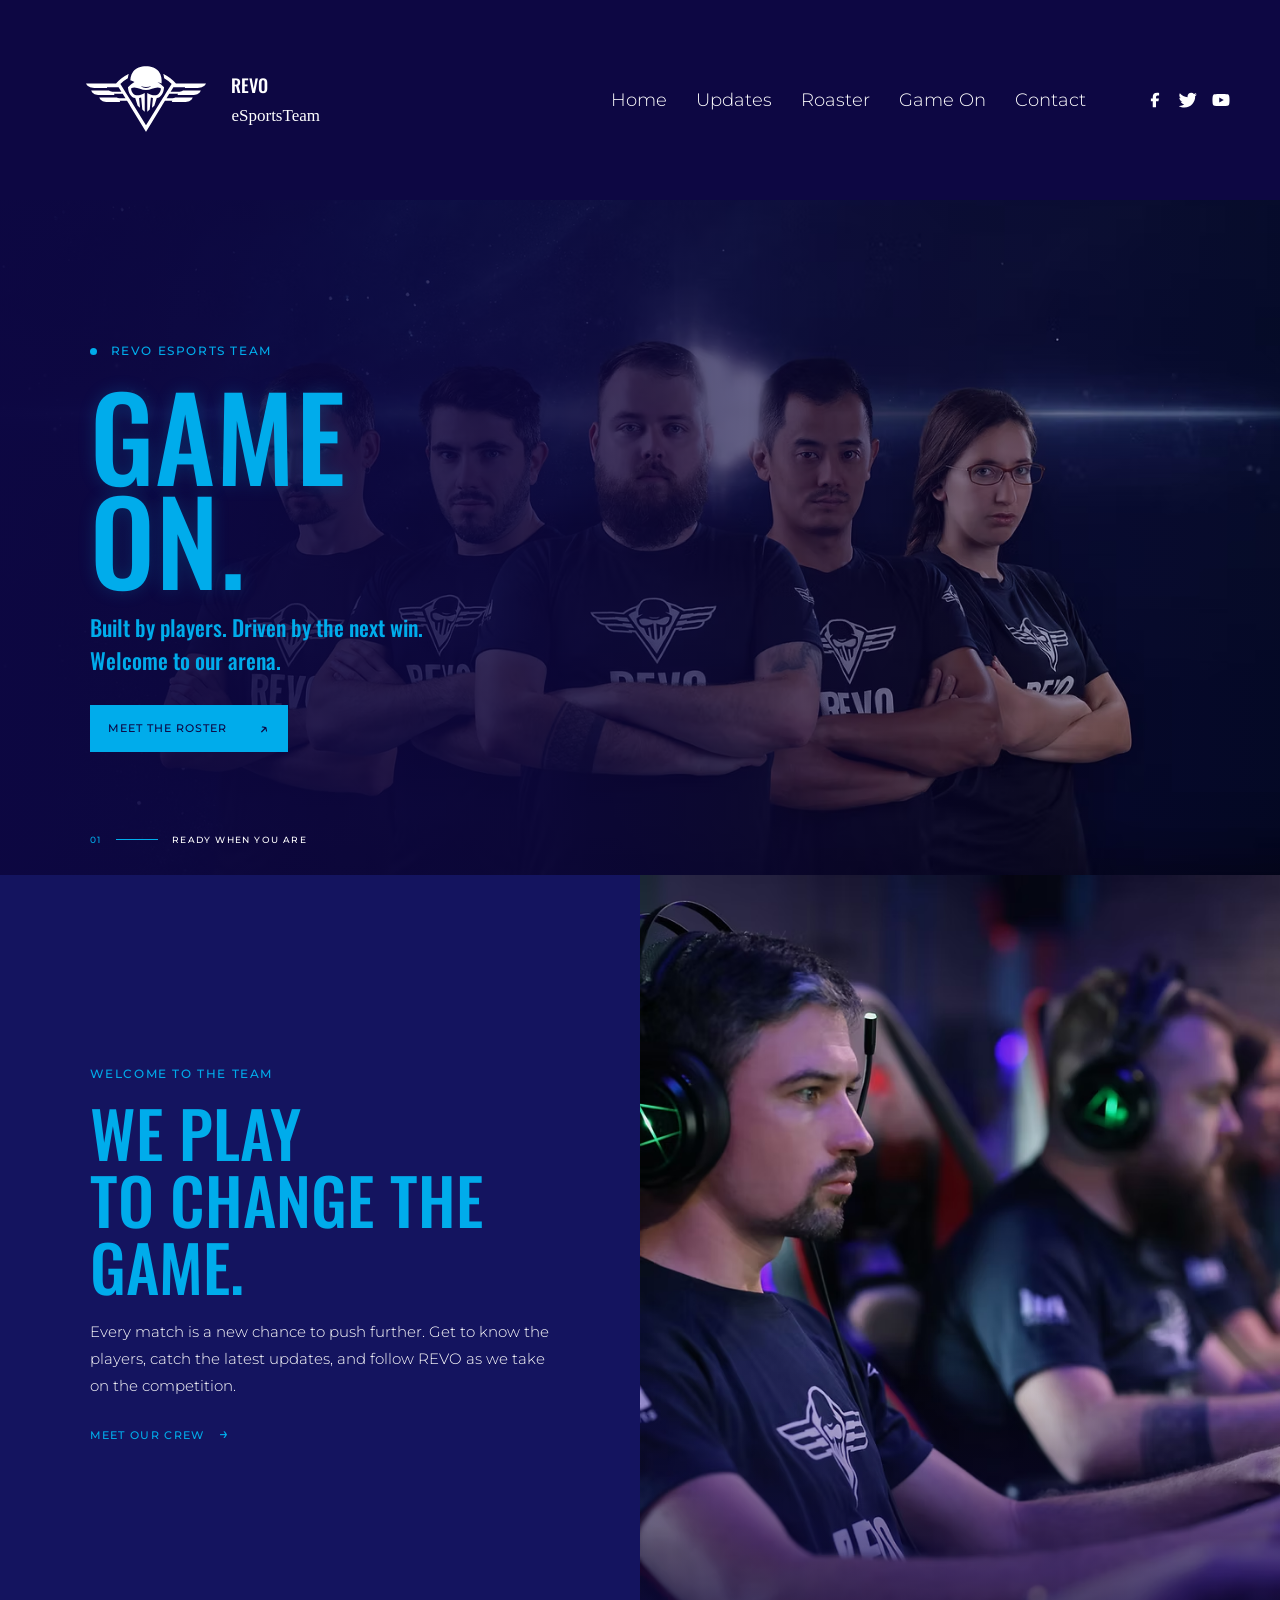
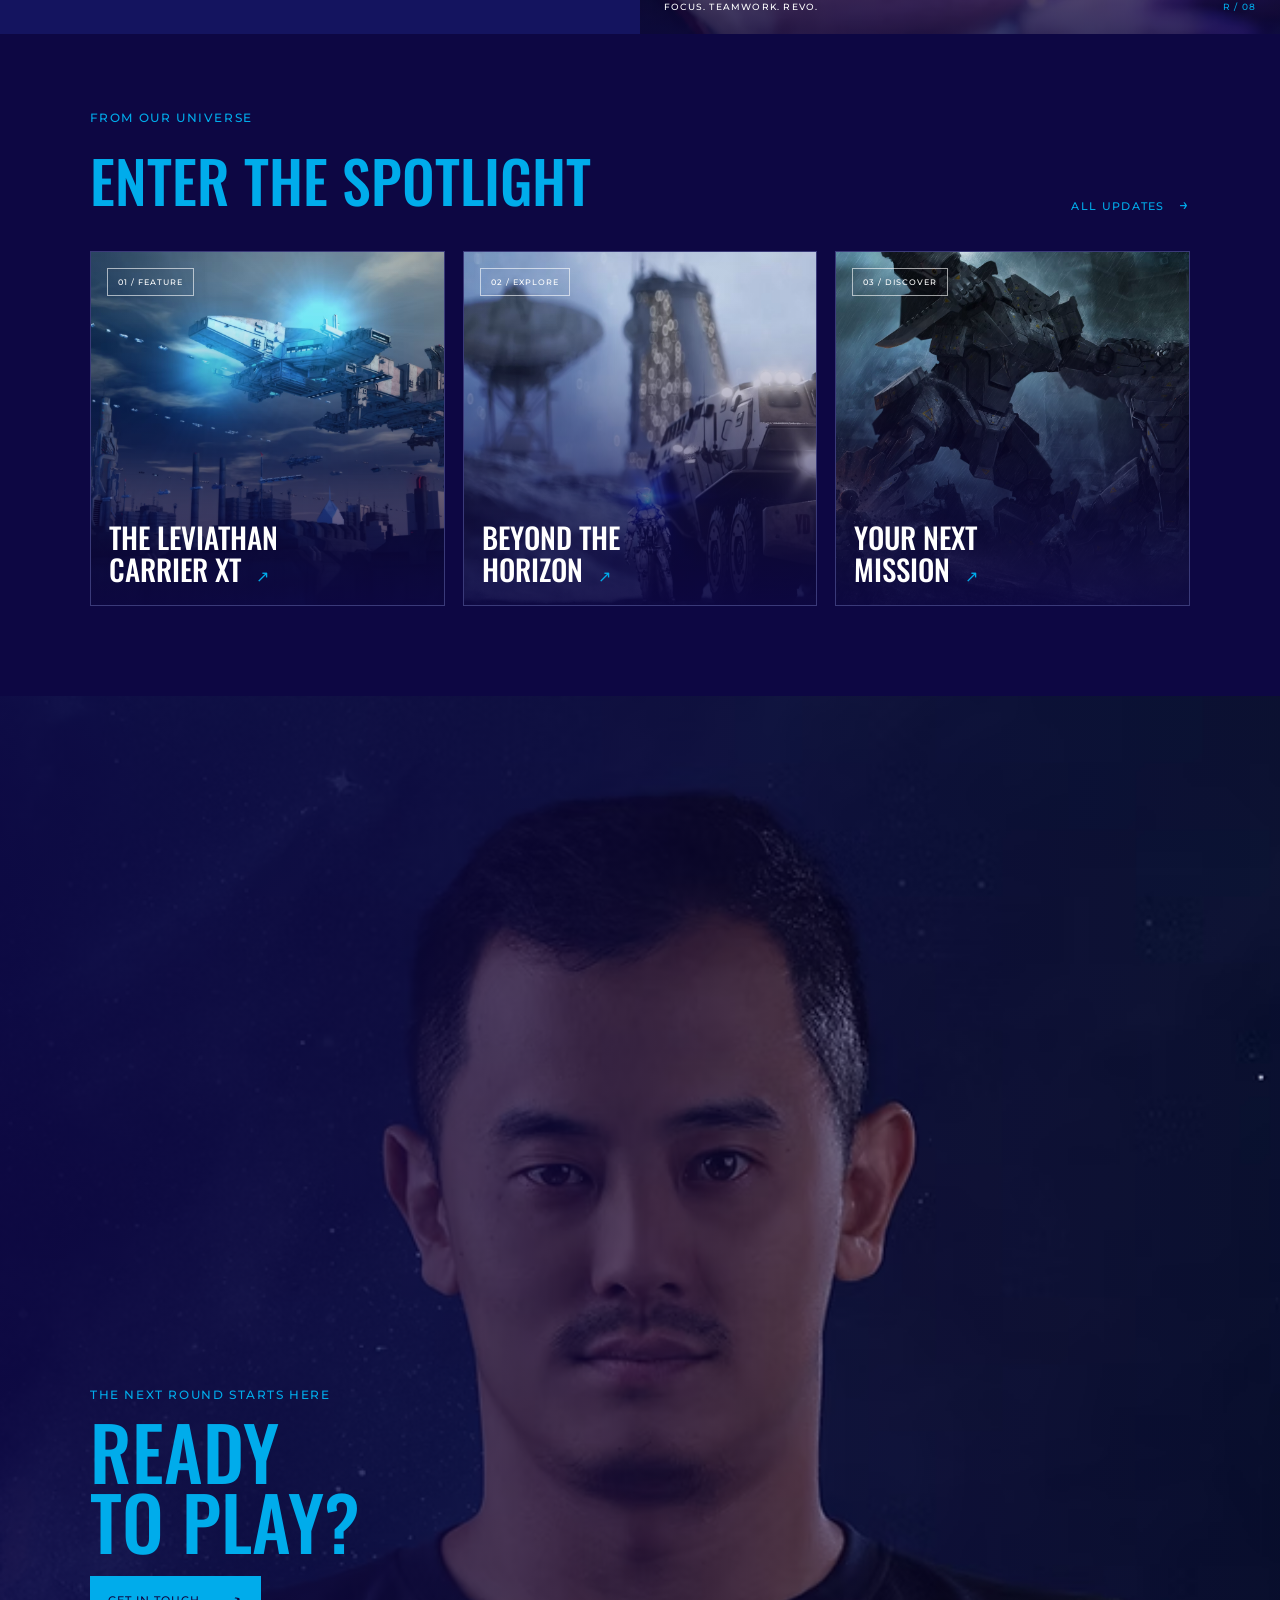
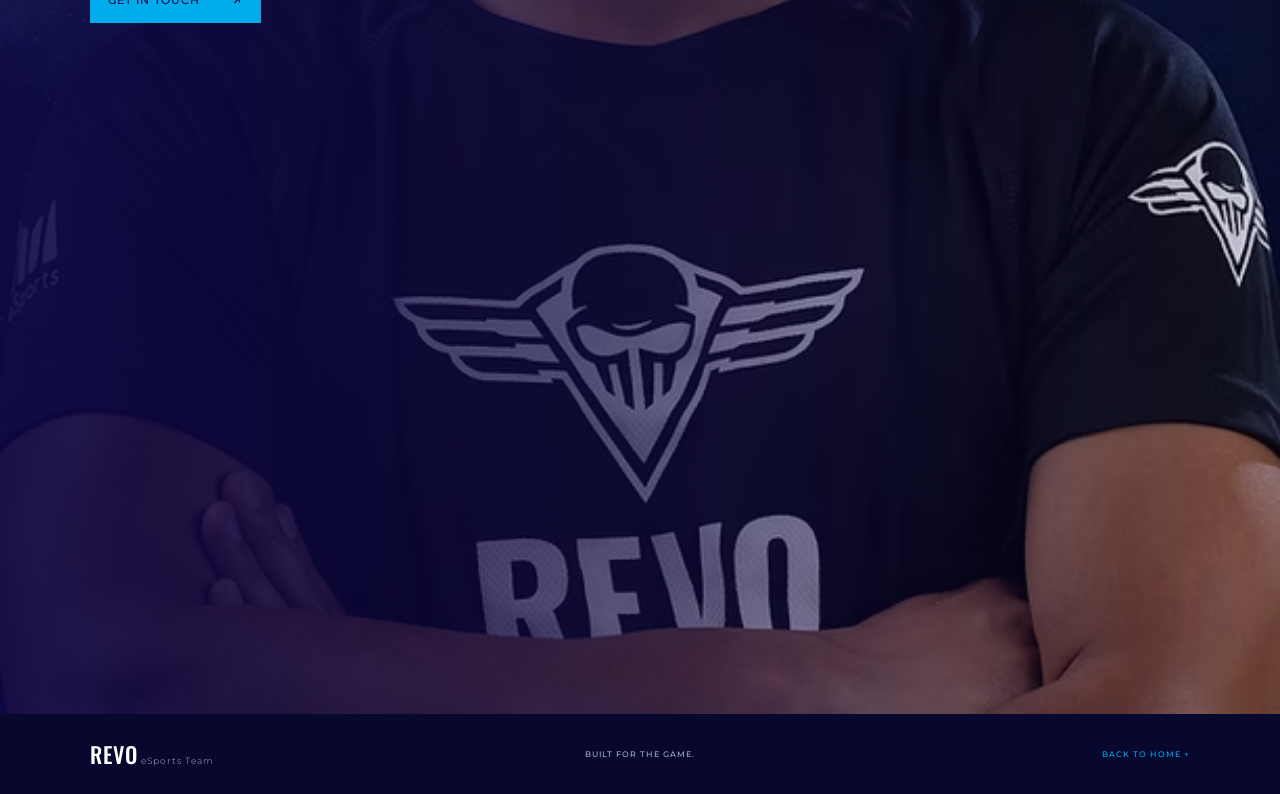
<file: pages/matchday.html>
﻿<!DOCTYPE html>
<html lang="en">
<head>
    <meta charset="UTF-8">
    <meta name="viewport" content="width=device-width, initial-scale=1.0">
    <link rel="stylesheet" href="../styles/reset.css">
    <link rel="stylesheet" href="../styles/matchday.css">
    <title>Game On | REVO eSports Team</title>
</head>
<body>
    <iframe class="header-iframe" src="./header.html" frameborder="0" scrolling="no"></iframe>

    <div class="burger-btn" id="burgerBtn">
        <span class="bar"></span>
        <span class="bar"></span>
        <span class="bar"></span>
    </div>

    <div class="mobile-menu-overlay" id="mobileMenu">
        <ul class="mobile-nav-list">
            <li><a href="../index.html">Home</a></li>
            <li><a href="./updates.html">Updates</a></li>
            <li><a href="./roster.html">Roster</a></li>
            <li><a href="./matchday.html" class="active-link">Game On</a></li>
            <li><a href="./contact.html">Contact</a></li>
        </ul>
    </div>

    <div class="container">
        <div class="Game-hero">
            <img class="Game-hero-img" src="../images/ea71bb_4884b1deb29244bebcbd4f6c97bd8f7a~mv2_d_5199_2930_s_4_2.avif" alt="REVO players preparing for competition">
            <div class="Game-hero-shade"></div>
            <div class="hero-text-box">
                <p class="eyebrow"><span></span> REVO ESPORTS TEAM</p>
                <h1>GAME<br><b>ON.</b></h1>
                <p class="Game-hero-p">Built by players. Driven by the next win.<br>Welcome to our arena.</p>
                <a class="button" href="./roster.html">MEET THE ROSTER <span>&#8599;</span></a>
            </div>
            <div class="Game-hero-caption"><span>01</span><i></i><span>READY WHEN YOU ARE</span></div>
            <div class="Game-hero-side-label">PLAY / COMPETE / REPEAT</div>
        </div>

        <div class="About-us">
            <div class="About-us-content">
                <p class="eyebrow">WELCOME TO THE TEAM</p>
                <h2>WE PLAY<br>TO <b>CHANGE THE GAME.</b></h2>
                <p>Every match is a new chance to push further. Get to know the players, catch the latest updates, and follow REVO as we take on the competition.</p>
                <a class="text-link" href="./roster.html">MEET OUR CREW <span>&#8594;</span></a>
            </div>
            <div class="About-us-image">
                <img src="../images/ea71bb_b21d9cef0e6d436d94b641c60f0edfc2~mv2_d_6609_4406_s_4_2%20(1).avif" alt="A player focused on the match">
                <div class="image-tag">FOCUS. TEAMWORK. REVO.</div>
                <div class="image-index">R / 08</div>
            </div>
        </div>

        <div class="Latest-updates">
            <div class="Upd-1">
                <div><p class="eyebrow">FROM OUR UNIVERSE</p><h2>ENTER THE <b>SPOTLIGHT</b></h2></div>
                <a class="text-link" href="./updates.html">ALL UPDATES <span>&#8594;</span></a>
            </div>
            <div class="Upd-2">
                <a class="Upd-img-1 card-wide" href="./updates.html">
                    <img src="../images/84770f_3e8a581ece8b4ccca12d7f49880e1051~mv2.avif" alt="A massive futuristic carrier in space">
                    <div class="card-shade"></div><div class="card-number">01 / FEATURE</div>
                    <div class="card-title">THE LEVIATHAN<br>CARRIER XT <i>&#8599;</i></div>
                </a>
                <a class="Upd-img-2" href="./updates.html">
                    <img src="../images/84770f_c3b39afdc1fe43b5ab024b638e69d1cc~mv2.avif" alt="A distant planet and spacecraft">
                    <div class="card-shade"></div><div class="card-number">02 / EXPLORE</div>
                    <div class="card-title">BEYOND THE<br>HORIZON <i>&#8599;</i></div>
                </a>
                <a class="Upd-img-3" href="./updates.html">
                    <img src="../images/84770f_fb90404e629b4f249950d6b66895badb~mv2.avif" alt="A futuristic world ready for discovery">
                    <div class="card-shade"></div><div class="card-number">03 / DISCOVER</div>
                    <div class="card-title">YOUR NEXT<br>MISSION <i>&#8599;</i></div>
                </a>
            </div>
        </div>

        <div class="Join-us">
            <img src="../images/ea71bb_9d28d08ff0e54cdb996c4883cb61bf20~mv2_d_5485_3586_s_4_2.avif" alt="A REVO competitor ready for action">
            <div class="Join-us-shade"></div>
            <div class="Join-us-content">
                <p class="eyebrow">THE NEXT ROUND STARTS HERE</p>
                <h2>READY<br>TO <b>PLAY?</b></h2>
                <a class="button" href="./contact.html">GET IN TOUCH <span>&#8599;</span></a>
            </div>
            <div class="Join-us-code">REVO / GAME ON</div>
        </div>

        <div class="page-footer">
            <a href="../index.html" class="footer-brand">REVO<span> eSports Team</span></a>
            <div>BUILT FOR THE GAME.</div>
            <a href="../index.html">BACK TO HOME &#8593;</a>
        </div>
    </div>

    <script>
        const burgerBtn = document.getElementById('burgerBtn');
        const mobileMenu = document.getElementById('mobileMenu');
        burgerBtn.addEventListener('click', () => {
            const isOpen = mobileMenu.classList.toggle('active');
            burgerBtn.classList.toggle('open', isOpen);
        });
        mobileMenu.querySelectorAll('a').forEach(link => link.addEventListener('click', () => {
            mobileMenu.classList.remove('active');
            burgerBtn.classList.remove('open');
        }));
    </script>
</body>
</html>
</file>
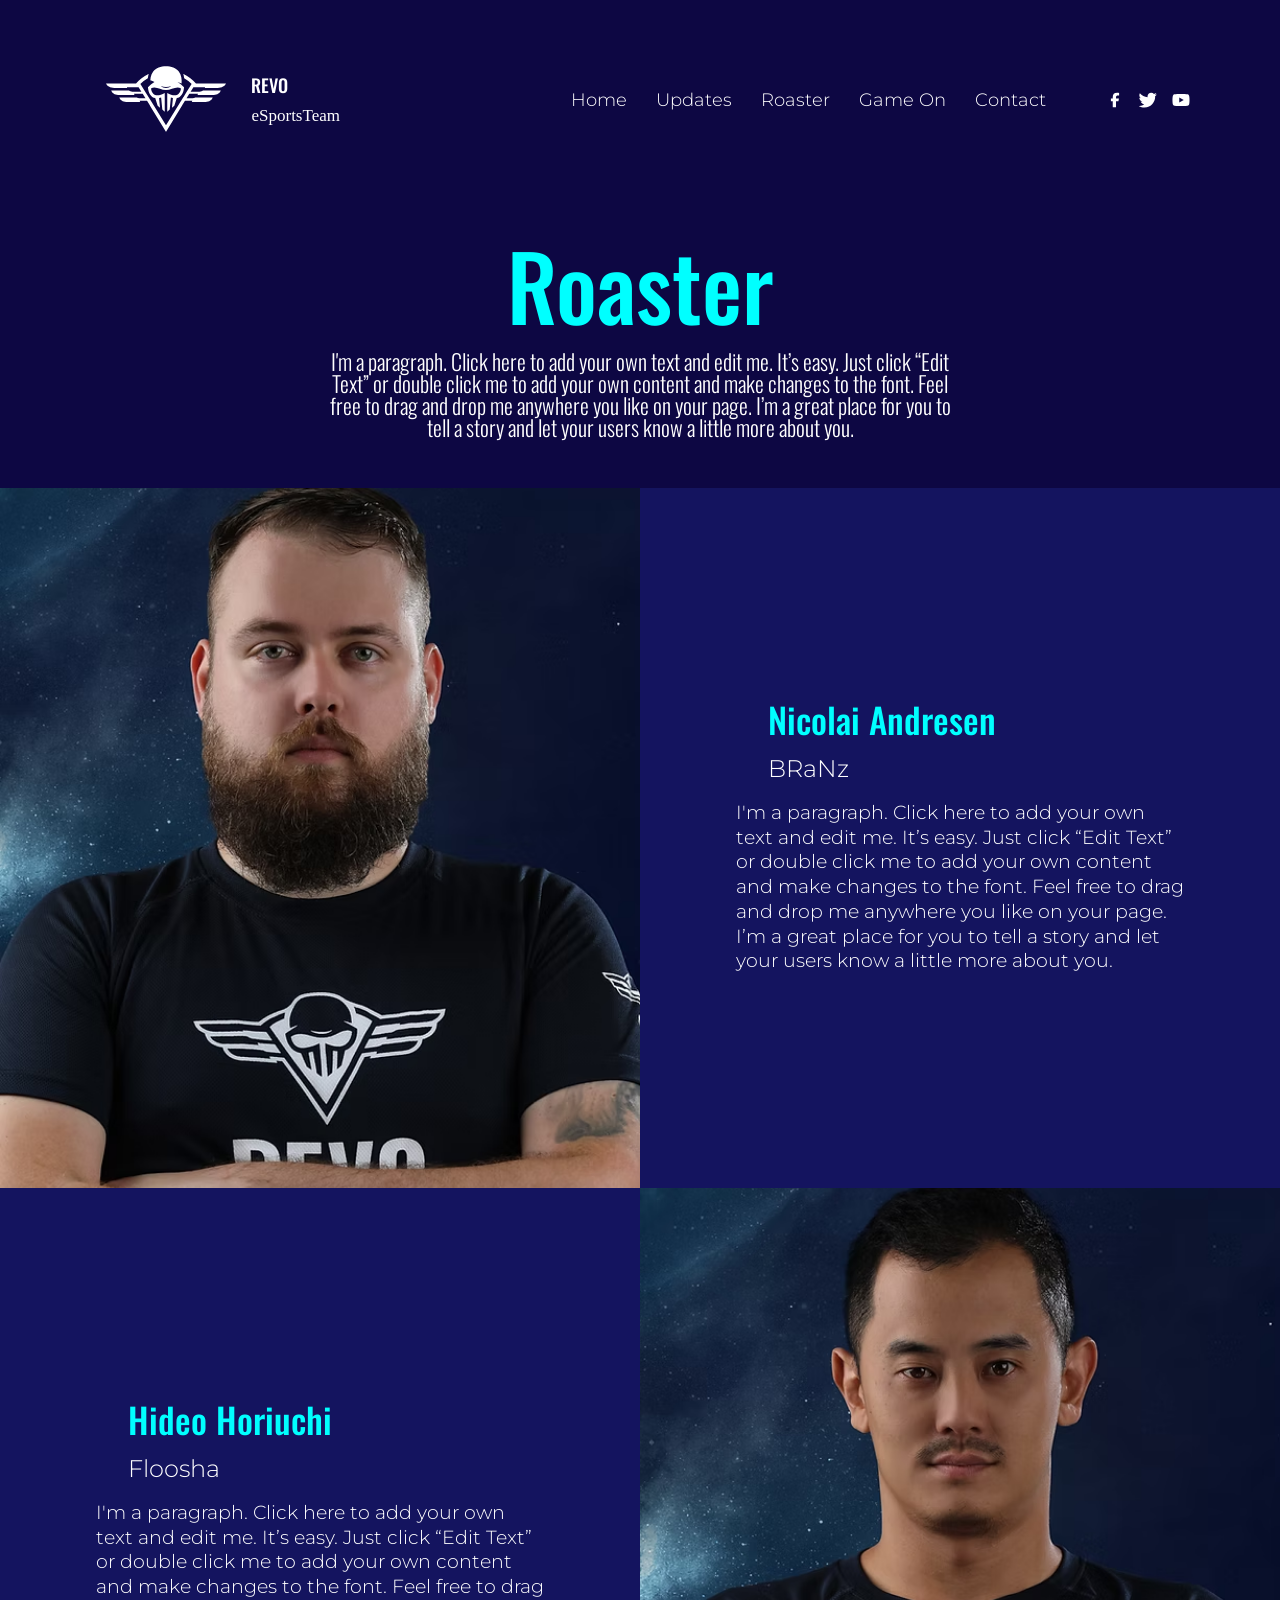
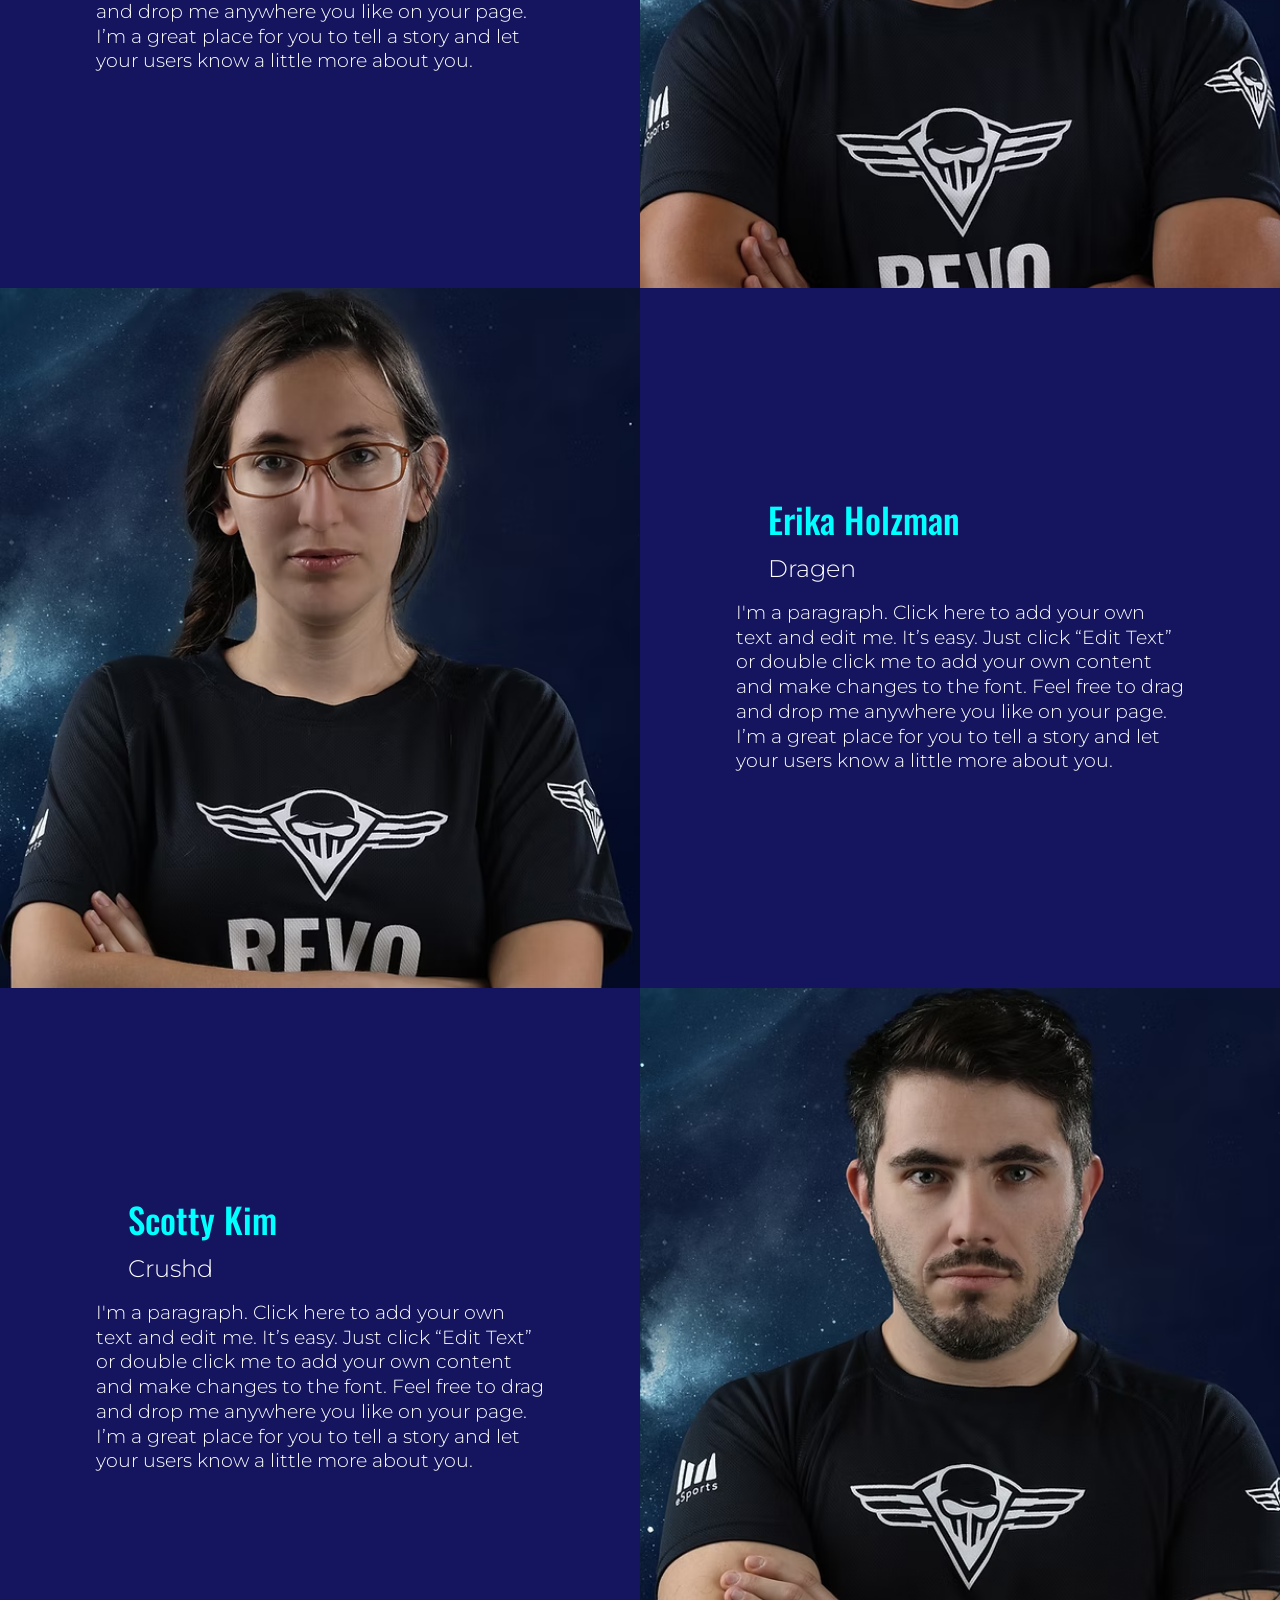
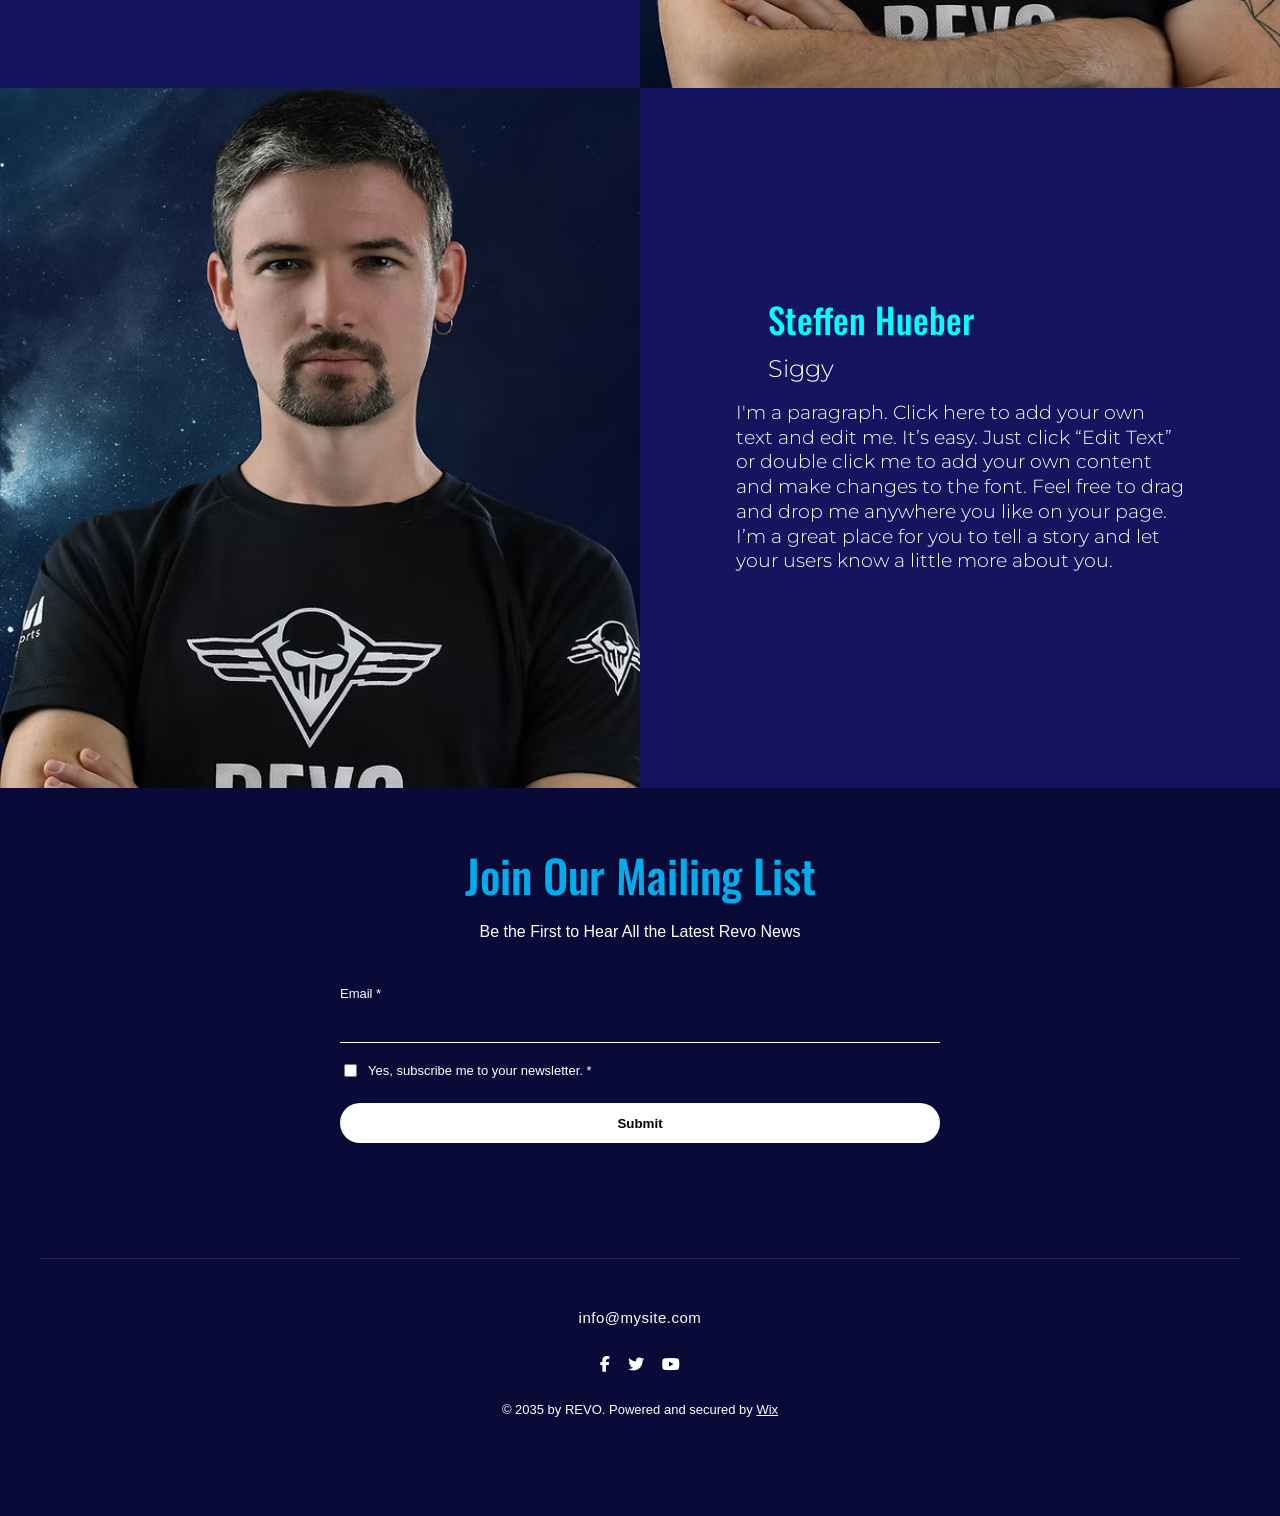
<file: pages/roster.html>
<!DOCTYPE html>
<html lang="en">
<head>
    <meta charset="UTF-8">
    <meta name="viewport" content="width=device-width, initial-scale=1.0">
    <link rel="stylesheet" href="../styles/reset.css">
    <link rel="stylesheet" href="../styles/roaster.css">
    <title>Our Team</title>
</head>
<body>
    <iframe class="header-iframe" src="../pages/header.html" frameborder="0" scrolling="no"></iframe>

    
    <div class="burger-btn" id="burgerBtn">
        <span class="bar"></span>
        <span class="bar"></span>
        <span class="bar"></span>
    </div>

    <div class="mobile-menu-overlay" id="mobileMenu">
        <ul class="mobile-nav-list">
            <li><a href="../index.html">Home</a></li>
            <li><a href="./updates.html">Updates</a></li>
            <li><a href="./roster.html">Roster</a></li>
            <li><a href="../index.html#contact">Contact</a></li>
        </ul>
        <div class="mobile-socials">
            <a href="#"><i class="fab fa-facebook-f"></i></a>
            <a href="#"><i class="fab fa-twitter"></i></a>
            <a href="#"><i class="fab fa-youtube"></i></a>
        </div>
    </div>
    <div class="Roster-txt">
 <div class="title"><h1>Roaster</h1></div>
 <div class="paragraph"><p>I'm a paragraph. Click here to add your own text and edit me. It’s easy. Just click “Edit Text” or double click me
to add your own content and make changes to the font. Feel free to drag and drop me anywhere you like on your page. I’m a great place for you to tell a story and let your users know a little more about you.</p></div>

    </div>
    <div class="container">
     <div class="About-Gamers">
       <div class="Gamer-photo">
          <img src="../images/ea71bb_8621ee24db344ebe8e6a06e92079f708~mv2_d_5485_3586_s_4_2.avif" alt="Gamer">
       </div>
       <div class="Gamer-description">
          <div class="Name"><p>Nicolai Andresen</p></div>
          <div class="Username"><p>BRaNz</p></div>
          <div class="about"><p>I'm a paragraph. Click here to add your own text and edit me. It’s easy. Just click “Edit Text” or double click me to add your own content and make changes to the font. Feel free to drag and drop me anywhere you like on your page. I’m a great place for you to tell a story and let your users know a little more about you.</p></div>
       </div>
     </div>


<div class="About-Gamers-2">
       <div class="Gamer-photo">
          <img src="../images/ea71bb_9d28d08ff0e54cdb996c4883cb61bf20~mv2_d_5485_3586_s_4_2.avif" alt="Gamer">
       </div>
       <div class="Gamer-description">
          <div class="Name"><p>Hideo Horiuchi</p></div>
          <div class="Username"><p>Floosha</p></div>
          <div class="about"><p>I'm a paragraph. Click here to add your own text and edit me. It’s easy. Just click “Edit Text” or double click me to add your own content and make changes to the font. Feel free to drag and drop me anywhere you like on your page. I’m a great place for you to tell a story and let your users know a little more about you.</p></div>
       </div>
     </div>

      <div class="About-Gamers">
       <div class="Gamer-photo">
          <img src="../images/ea71bb_d8da7b2c55c7447c94a0f3e367fd3682~mv2_d_5485_3586_s_4_2.avif" alt="Gamer">
       </div>
       <div class="Gamer-description">
          <div class="Name"><p>Erika Holzman</p></div>
          <div class="Username"><p>Dragen</p></div>
          <div class="about"><p>I'm a paragraph. Click here to add your own text and edit me. It’s easy. Just click “Edit Text” or double click me to add your own content and make changes to the font. Feel free to drag and drop me anywhere you like on your page. I’m a great place for you to tell a story and let your users know a little more about you.</p></div>
       </div>
     </div>
      
<div class="About-Gamers-2">
       <div class="Gamer-photo">
          <img src="../images/ea71bb_ecd58d906e104f4aab9c438bf572eda8~mv2_d_5485_3586_s_4_2.avif" alt="Gamer">
       </div>
       <div class="Gamer-description">
          <div class="Name"><p>Scotty Kim</p></div>
          <div class="Username"><p>Crushd</p></div>
          <div class="about"><p>I'm a paragraph. Click here to add your own text and edit me. It’s easy. Just click “Edit Text” or double click me to add your own content and make changes to the font. Feel free to drag and drop me anywhere you like on your page. I’m a great place for you to tell a story and let your users know a little more about you.</p></div>
       </div>
     </div>

     <div class="About-Gamers">
       <div class="Gamer-photo">
          <img src="../images/ea71bb_3858f73a4f8a4b7392e0f472cf2d4b34~mv2_d_5485_3586_s_4_2.avif" alt="Gamer">
       </div>
       <div class="Gamer-description">
          <div class="Name"><p>Steffen Hueber</p></div>
          <div class="Username"><p>Siggy</p></div>
          <div class="about"><p>I'm a paragraph. Click here to add your own text and edit me. It’s easy. Just click “Edit Text” or double click me to add your own content and make changes to the font. Feel free to drag and drop me anywhere you like on your page. I’m a great place for you to tell a story and let your users know a little more about you.</p></div>
       </div>
     </div>
    </div>
    <iframe src="./footer.html" frameborder="0" scrolling='no' class="footer-iframe"></iframe>

    <script>
    const burgerBtn = document.getElementById('burgerBtn');
    const mobileMenu = document.getElementById('mobileMenu');
    const menuLinks = document.querySelectorAll('.mobile-nav-list a');

    
    burgerBtn.addEventListener('click', () => {
        burgerBtn.classList.toggle('open');
        mobileMenu.classList.toggle('active');
    });

    
    menuLinks.forEach(link => {
        link.addEventListener('click', () => {
            burgerBtn.classList.remove('open');
            mobileMenu.classList.remove('active');
        });
    });
</script>
</body>
</html>
</file>
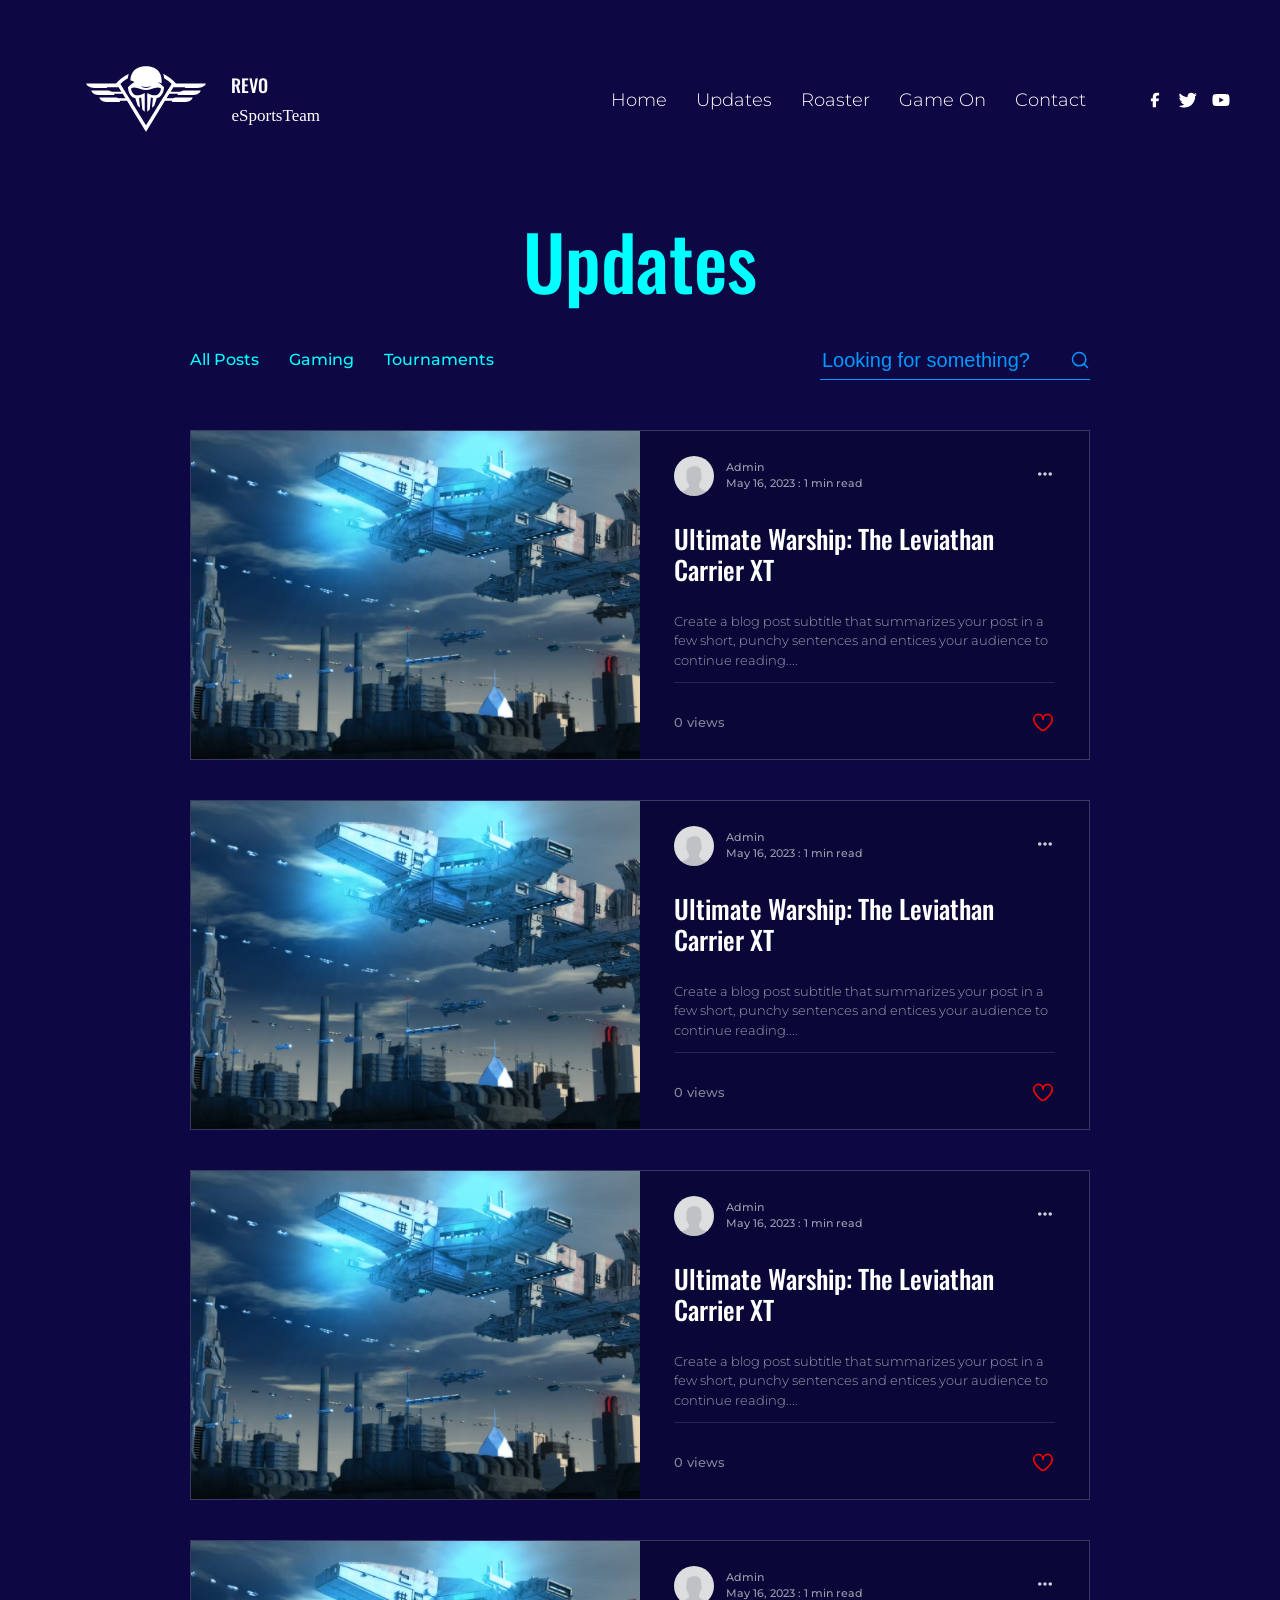
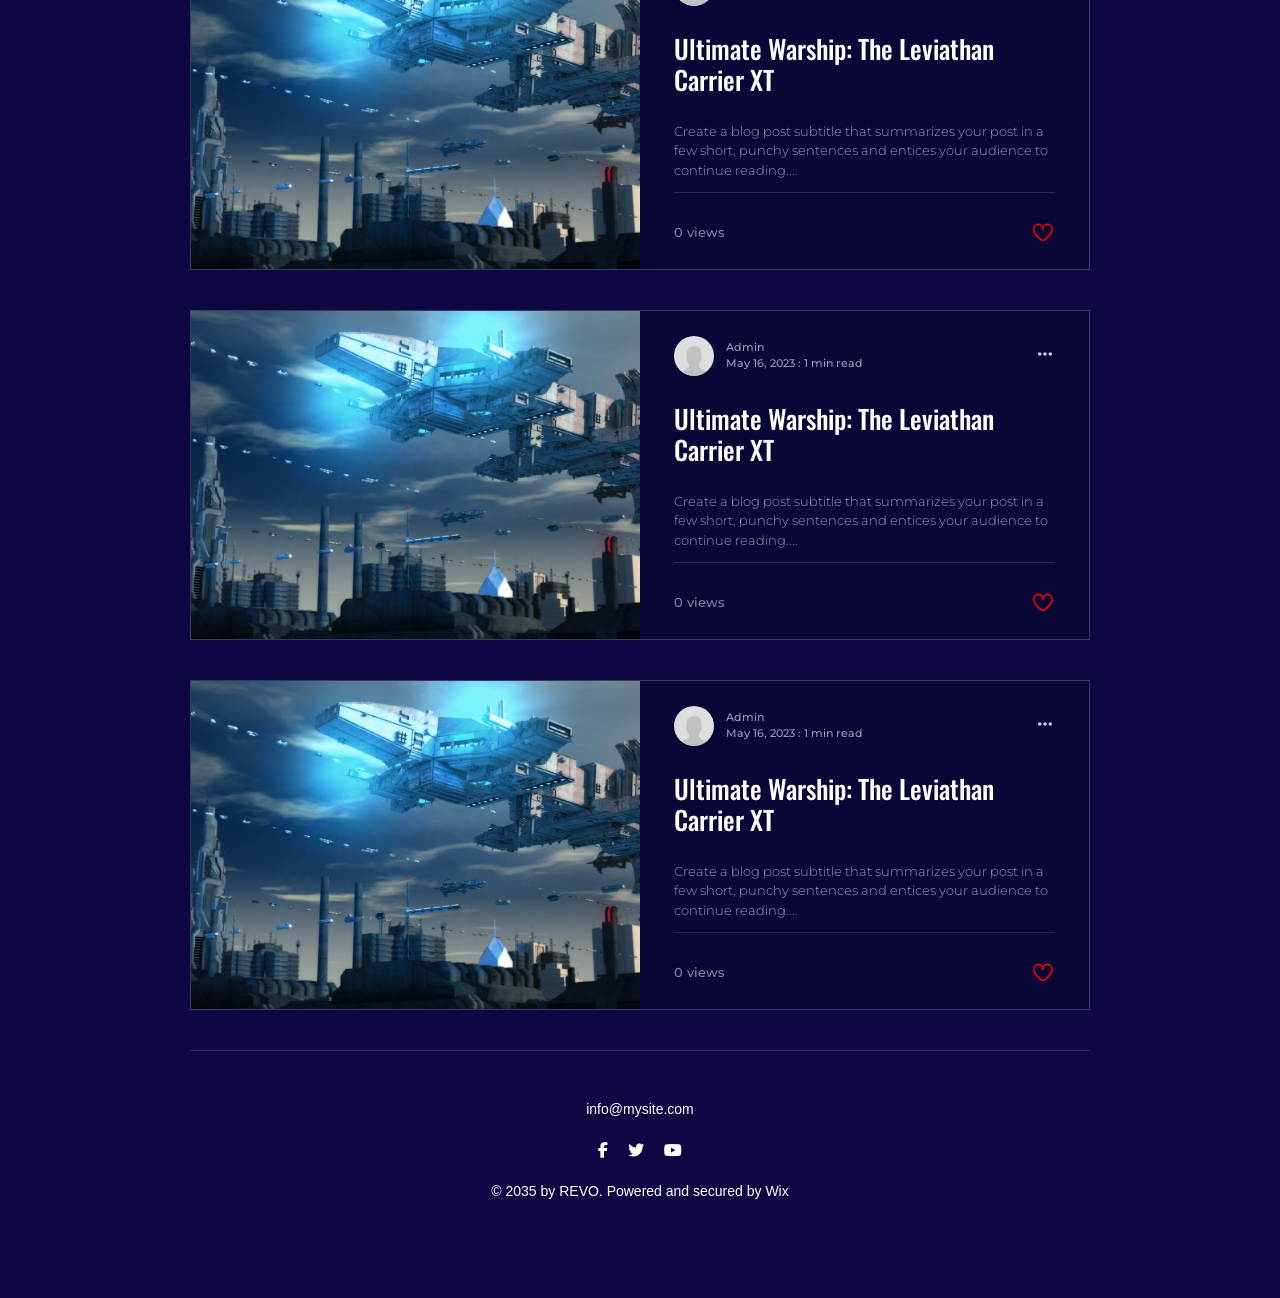
<file: pages/updates.html>
<!DOCTYPE html>
<html lang="en">
<head>
    <meta charset="UTF-8">
    <meta name="viewport" content="width=device-width, initial-scale=1.0">
    <link rel="stylesheet" href="../styles/reset.css">
    <link rel="stylesheet" href="../styles/updates.css">
    <link rel="stylesheet" href="https://cdnjs.cloudflare.com/ajax/libs/font-awesome/6.4.0/css/all.min.css">
    <title>Document</title>
</head>
<body>
    <iframe class="header-iframe" src="../pages/header.html" frameborder="0" scrolling="no"></iframe>
    <div class="container">
   <div class="burger-btn" id="burgerBtn">
        <span class="bar"></span>
        <span class="bar"></span>
        <span class="bar"></span>
    </div>
     <div class="svg">
         <svg preserveAspectRatio="xMidYMid meet" data-bbox="20.5 56.501 159 86.999" xmlns="http://www.w3.org/2000/svg" width="200" height="200" viewBox="20.5 56.501 159 86.999" data-type="color" role="img" aria-label="Homepage">
                        <g>
                            <path fill-rule="evenodd" clip-rule="evenodd" d="M151.4 85.416c.163-.364.31-.723.443-1.068h-15.532l-3.704 5.986h11.93c1.929 0 3.346-.597 4.417-1.479h23.658c-.962 3.08-4.729 5.898-9.184 5.898h-21.683c.283-.562.517-1.126.722-1.654h-11.571l-3.703 5.985h7.969c1.501 0 2.692-.362 3.651-.938h23.1c-.961 3.08-4.73 5.898-9.184 5.898h-18.517c.279-.558.512-1.116.715-1.641h-9.788l-3.704 5.985h.081l-1.188 1.938-.008-.021-20.222 33.195-.098-.16-.098.16-20.13-33.045-1.268-2.067h.061l-3.704-5.985h-9.788c.203.524.435 1.083.715 1.641H47.271c-4.454 0-8.223-2.818-9.184-5.898h23.1c.96.575 2.15.938 3.651.938h7.969l-3.703-5.985H57.532c.205.528.439 1.092.722 1.654H36.571c-4.455 0-8.222-2.817-9.184-5.898h23.658c1.071.882 2.488 1.479 4.417 1.479h11.931l-3.704-5.986H48.157c.133.344.279.704.443 1.068H31.457c-5.315 0-9.809-2.816-10.957-5.897h39.81c4.302-5.259 9.926-9.626 16.442-12.725-.092.153-.191.315-.299.486l.754-.7-.283.905a8.475 8.475 0 00-.258.814l-.742 4.197a45.353 45.353 0 00-9.607 7.272l-.228.24 6.969 11.261 6.888 11.13L100 134.809l20.056-32.41h.019l.445-.72v-.032l2.557-4.132v.032l3.525-5.697-.002-.029 7.312-11.815-.228-.24a45.343 45.343 0 00-9.606-7.271l-.743-4.198a8.492 8.492 0 00-.258-.815l-.284-.903.754.7a27.973 27.973 0 01-.299-.487c6.516 3.1 12.14 7.467 16.442 12.726h39.81c-1.148 3.082-5.642 5.897-10.957 5.897H151.4v.001zm-72.06-5.928c-.472-5.612.202-11.342 3.708-15.956 7.124-9.375 26.779-9.375 33.903 0 3.507 4.614 4.181 10.344 3.708 15.956a40.822 40.822 0 00-5.366-2.093c3.315 2.244 6.397 4.646 8.605 6.885-.429 7.586-3.873 13.449-9.594 14.293l-3.264 10.308-3.11 2.624 1.25-12.971a20.748 20.748 0 01-2.726-.625l-1.557 16.154-3.237 2.731V91.918c7.678 4.122 16.206 6.038 18.24-5.786-5.866-3.947-12.695 2.066-19.901 2.066s-14.036-6.012-19.901-2.066c2.034 11.825 10.562 9.909 18.24 5.786v24.876l-3.237-2.731-1.556-16.153c-.902.269-1.814.483-2.726.625l1.25 12.971-3.11-2.624-3.264-10.308c-5.721-.844-9.164-6.708-9.594-14.293 2.208-2.239 5.289-4.641 8.605-6.885a40.678 40.678 0 00-5.366-2.092zm13.489 3.306c4.127 3.431 10.215 3.431 14.342 0a21.202 21.202 0 01-14.342 0z"></path>
                        </g>
                    </svg>
                    <div class="txt-hd">
                <div class="txt-h2">
                    <h2><a href="../index.html" target="_top">REVO </a></h2>
                </div>
                <div class="txt-p">   
                    <p><a href="../index.html" target="_top">eSportsTeam</a></p>
                </div>
            </div>
     </div>
    <div class="mobile-menu-overlay" id="mobileMenu">
        <ul class="mobile-nav-list">
            <li><a href="../index.html">Home</a></li>
            <li><a href="./updates.html" class="active-link">Updates</a></li>
            <li><a href="./roster.html">Roster</a></li>
            <li><a href="../index.html#contact">Contact</a></li>
        </ul>
        <div class="mobile-socials">
            <a href="#"><i class="fab fa-facebook-f"></i></a>
            <a href="#"><i class="fab fa-twitter"></i></a>
            <a href="#"><i class="fab fa-youtube"></i></a>
        </div>
    </div>
    <div class="Upd-Main">
          <div class="header">
             <h1>Updates</h1>
          </div>
          <div class="link-search-row">
          <div class="links"> 
            <a href="./updates.html" target="_self">All Posts</a>
            <a href="./updates.html" target="_self">Gaming</a>
            <a href="./updates.html" target="_self">Tournaments</a>
        </div>
          <div class="search-bar">
  <input type="text" placeholder="Looking for something?" />
  <button type="submit" aria-label="Search">
    <svg width="20" height="20" viewBox="0 0 24 24" fill="none" stroke="currentColor" stroke-width="1.8" stroke-linecap="round" stroke-linejoin="round">
      <circle cx="11" cy="11" r="8"></circle>
      <line x1="21" y1="21" x2="16.65" y2="16.65"></line>
    </svg>
  </button>
</div>

    </div>
    <a href="./issue.html">
    <div class="issue-box">
        
       <div class="issue-box-photo">
          <img src="../images/84770f_3e8a581ece8b4ccca12d7f49880e1051~mv2.avif" alt="Spaceship">
       </div>
       <div class="issue-box-about">
        <div class="about-container">
           <div class="profile">
               <div class="profile-picture">
                  <img src="../images/360_F_186293166_P4yk3uXQBDapbDFlR17ivpM6B1ux0fHG.jpg" alt="Profile">
               </div>
               <div class="profile-details">
                 <p>Admin <br> May 16, 2023 : 1 min read</p>
               </div>
               <div class="share-icon">
                   <svg xmlns="http://www.w3.org/2000/svg" viewBox="0 0 640 640"><!--!Font Awesome Free v7.3.1 by @fontawesome - https://fontawesome.com License - https://fontawesome.com/license/free Copyright 2026 Fonticons, Inc.--><path fill="rgb(255, 255, 255)" d="M96 320C96 289.1 121.1 264 152 264C182.9 264 208 289.1 208 320C208 350.9 182.9 376 152 376C121.1 376 96 350.9 96 320zM264 320C264 289.1 289.1 264 320 264C350.9 264 376 289.1 376 320C376 350.9 350.9 376 320 376C289.1 376 264 350.9 264 320zM488 264C518.9 264 544 289.1 544 320C544 350.9 518.9 376 488 376C457.1 376 432 350.9 432 320C432 289.1 457.1 264 488 264z"/></svg>
               </div>
           </div>
           <div class="title">
            <p>Ultimate Warship: The Leviathan Carrier XT</p>
           </div>
           <div class="description">
             <p>Create a blog post subtitle that summarizes your post in a few short, punchy sentences and entices your audience to continue reading....</p>
           </div>
           <div class="vidgets">
                <div class="views"><p>0 views</p></div>
                <div class="like-button"> 
                  <div class="heart-container" title="Like">
            <input type="checkbox" class="checkbox" id="Give-It-An-Id">
            <div class="svg-container">
                <svg viewBox="0 0 24 24" class="svg-outline" xmlns="http://www.w3.org/2000/svg">
                    <path d="M17.5,1.917a6.4,6.4,0,0,0-5.5,3.3,6.4,6.4,0,0,0-5.5-3.3A6.8,6.8,0,0,0,0,8.967c0,4.547,4.786,9.513,8.8,12.88a4.974,4.974,0,0,0,6.4,0C19.214,18.48,24,13.514,24,8.967A6.8,6.8,0,0,0,17.5,1.917Zm-3.585,18.4a2.973,2.973,0,0,1-3.83,0C4.947,16.006,2,11.87,2,8.967a4.8,4.8,0,0,1,4.5-5.05A4.8,4.8,0,0,1,11,8.967a1,1,0,0,0,2,0,4.8,4.8,0,0,1,4.5-5.05A4.8,4.8,0,0,1,22,8.967C22,11.87,19.053,16.006,13.915,20.313Z">
                    </path>
                </svg>
                <svg viewBox="0 0 24 24" class="svg-filled" xmlns="http://www.w3.org/2000/svg">
                    <path d="M17.5,1.917a6.4,6.4,0,0,0-5.5,3.3,6.4,6.4,0,0,0-5.5-3.3A6.8,6.8,0,0,0,0,8.967c0,4.547,4.786,9.513,8.8,12.88a4.974,4.974,0,0,0,6.4,0C19.214,18.48,24,13.514,24,8.967A6.8,6.8,0,0,0,17.5,1.917Z">
                    </path>
                </svg>
                <svg class="svg-celebrate" width="100" height="100" xmlns="http://www.w3.org/2000/svg">
                    <polygon points="10,10 20,20"></polygon>
                    <polygon points="10,50 20,50"></polygon>
                    <polygon points="20,80 30,70"></polygon>
                    <polygon points="90,10 80,20"></polygon>
                    <polygon points="90,50 80,50"></polygon>
                    <polygon points="80,80 70,70"></polygon>
                </svg>
            </div>
        </div>  </div>
           </div>
          </div>
       </div>
    
    </div></a>
      <a href="./issue.html">
    <div class="issue-box">
        
       <div class="issue-box-photo">
          <img src="../images/84770f_3e8a581ece8b4ccca12d7f49880e1051~mv2.avif" alt="Spaceship">
       </div>
       <div class="issue-box-about">
        <div class="about-container">
           <div class="profile">
               <div class="profile-picture">
                  <img src="../images/360_F_186293166_P4yk3uXQBDapbDFlR17ivpM6B1ux0fHG.jpg" alt="Profile">
               </div>
               <div class="profile-details">
                 <p>Admin <br> May 16, 2023 : 1 min read</p>
               </div>
               <div class="share-icon">
                   <svg xmlns="http://www.w3.org/2000/svg" viewBox="0 0 640 640"><!--!Font Awesome Free v7.3.1 by @fontawesome - https://fontawesome.com License - https://fontawesome.com/license/free Copyright 2026 Fonticons, Inc.--><path fill="rgb(255, 255, 255)" d="M96 320C96 289.1 121.1 264 152 264C182.9 264 208 289.1 208 320C208 350.9 182.9 376 152 376C121.1 376 96 350.9 96 320zM264 320C264 289.1 289.1 264 320 264C350.9 264 376 289.1 376 320C376 350.9 350.9 376 320 376C289.1 376 264 350.9 264 320zM488 264C518.9 264 544 289.1 544 320C544 350.9 518.9 376 488 376C457.1 376 432 350.9 432 320C432 289.1 457.1 264 488 264z"/></svg>
               </div>
           </div>
           <div class="title">
            <p>Ultimate Warship: The Leviathan Carrier XT</p>
           </div>
           <div class="description">
             <p>Create a blog post subtitle that summarizes your post in a few short, punchy sentences and entices your audience to continue reading....</p>
           </div>
           <div class="vidgets">
                <div class="views"><p>0 views</p></div>
                <div class="like-button"> 
                  <div class="heart-container" title="Like">
            <input type="checkbox" class="checkbox" id="Give-It-An-Id">
            <div class="svg-container">
                <svg viewBox="0 0 24 24" class="svg-outline" xmlns="http://www.w3.org/2000/svg">
                    <path d="M17.5,1.917a6.4,6.4,0,0,0-5.5,3.3,6.4,6.4,0,0,0-5.5-3.3A6.8,6.8,0,0,0,0,8.967c0,4.547,4.786,9.513,8.8,12.88a4.974,4.974,0,0,0,6.4,0C19.214,18.48,24,13.514,24,8.967A6.8,6.8,0,0,0,17.5,1.917Zm-3.585,18.4a2.973,2.973,0,0,1-3.83,0C4.947,16.006,2,11.87,2,8.967a4.8,4.8,0,0,1,4.5-5.05A4.8,4.8,0,0,1,11,8.967a1,1,0,0,0,2,0,4.8,4.8,0,0,1,4.5-5.05A4.8,4.8,0,0,1,22,8.967C22,11.87,19.053,16.006,13.915,20.313Z">
                    </path>
                </svg>
                <svg viewBox="0 0 24 24" class="svg-filled" xmlns="http://www.w3.org/2000/svg">
                    <path d="M17.5,1.917a6.4,6.4,0,0,0-5.5,3.3,6.4,6.4,0,0,0-5.5-3.3A6.8,6.8,0,0,0,0,8.967c0,4.547,4.786,9.513,8.8,12.88a4.974,4.974,0,0,0,6.4,0C19.214,18.48,24,13.514,24,8.967A6.8,6.8,0,0,0,17.5,1.917Z">
                    </path>
                </svg>
                <svg class="svg-celebrate" width="100" height="100" xmlns="http://www.w3.org/2000/svg">
                    <polygon points="10,10 20,20"></polygon>
                    <polygon points="10,50 20,50"></polygon>
                    <polygon points="20,80 30,70"></polygon>
                    <polygon points="90,10 80,20"></polygon>
                    <polygon points="90,50 80,50"></polygon>
                    <polygon points="80,80 70,70"></polygon>
                </svg>
            </div>
        </div>  </div>
           </div>
          </div>
       </div>
    
    </div></a>
      <a href="./issue.html">
    <div class="issue-box">
        
       <div class="issue-box-photo">
          <img src="../images/84770f_3e8a581ece8b4ccca12d7f49880e1051~mv2.avif" alt="Spaceship">
       </div>
       <div class="issue-box-about">
        <div class="about-container">
           <div class="profile">
               <div class="profile-picture">
                  <img src="../images/360_F_186293166_P4yk3uXQBDapbDFlR17ivpM6B1ux0fHG.jpg" alt="Profile">
               </div>
               <div class="profile-details">
                 <p>Admin <br> May 16, 2023 : 1 min read</p>
               </div>
               <div class="share-icon">
                   <svg xmlns="http://www.w3.org/2000/svg" viewBox="0 0 640 640"><!--!Font Awesome Free v7.3.1 by @fontawesome - https://fontawesome.com License - https://fontawesome.com/license/free Copyright 2026 Fonticons, Inc.--><path fill="rgb(255, 255, 255)" d="M96 320C96 289.1 121.1 264 152 264C182.9 264 208 289.1 208 320C208 350.9 182.9 376 152 376C121.1 376 96 350.9 96 320zM264 320C264 289.1 289.1 264 320 264C350.9 264 376 289.1 376 320C376 350.9 350.9 376 320 376C289.1 376 264 350.9 264 320zM488 264C518.9 264 544 289.1 544 320C544 350.9 518.9 376 488 376C457.1 376 432 350.9 432 320C432 289.1 457.1 264 488 264z"/></svg>
               </div>
           </div>
           <div class="title">
            <p>Ultimate Warship: The Leviathan Carrier XT</p>
           </div>
           <div class="description">
             <p>Create a blog post subtitle that summarizes your post in a few short, punchy sentences and entices your audience to continue reading....</p>
           </div>
           <div class="vidgets">
                <div class="views"><p>0 views</p></div>
                <div class="like-button"> 
                  <div class="heart-container" title="Like">
            <input type="checkbox" class="checkbox" id="Give-It-An-Id">
            <div class="svg-container">
                <svg viewBox="0 0 24 24" class="svg-outline" xmlns="http://www.w3.org/2000/svg">
                    <path d="M17.5,1.917a6.4,6.4,0,0,0-5.5,3.3,6.4,6.4,0,0,0-5.5-3.3A6.8,6.8,0,0,0,0,8.967c0,4.547,4.786,9.513,8.8,12.88a4.974,4.974,0,0,0,6.4,0C19.214,18.48,24,13.514,24,8.967A6.8,6.8,0,0,0,17.5,1.917Zm-3.585,18.4a2.973,2.973,0,0,1-3.83,0C4.947,16.006,2,11.87,2,8.967a4.8,4.8,0,0,1,4.5-5.05A4.8,4.8,0,0,1,11,8.967a1,1,0,0,0,2,0,4.8,4.8,0,0,1,4.5-5.05A4.8,4.8,0,0,1,22,8.967C22,11.87,19.053,16.006,13.915,20.313Z">
                    </path>
                </svg>
                <svg viewBox="0 0 24 24" class="svg-filled" xmlns="http://www.w3.org/2000/svg">
                    <path d="M17.5,1.917a6.4,6.4,0,0,0-5.5,3.3,6.4,6.4,0,0,0-5.5-3.3A6.8,6.8,0,0,0,0,8.967c0,4.547,4.786,9.513,8.8,12.88a4.974,4.974,0,0,0,6.4,0C19.214,18.48,24,13.514,24,8.967A6.8,6.8,0,0,0,17.5,1.917Z">
                    </path>
                </svg>
                <svg class="svg-celebrate" width="100" height="100" xmlns="http://www.w3.org/2000/svg">
                    <polygon points="10,10 20,20"></polygon>
                    <polygon points="10,50 20,50"></polygon>
                    <polygon points="20,80 30,70"></polygon>
                    <polygon points="90,10 80,20"></polygon>
                    <polygon points="90,50 80,50"></polygon>
                    <polygon points="80,80 70,70"></polygon>
                </svg>
            </div>
        </div>  </div>
           </div>
          </div>
       </div>
    
    </div></a>
      <a href="./issue.html">
    <div class="issue-box">
        
       <div class="issue-box-photo">
          <img src="../images/84770f_3e8a581ece8b4ccca12d7f49880e1051~mv2.avif" alt="Spaceship">
       </div>
       <div class="issue-box-about">
        <div class="about-container">
           <div class="profile">
               <div class="profile-picture">
                  <img src="../images/360_F_186293166_P4yk3uXQBDapbDFlR17ivpM6B1ux0fHG.jpg" alt="Profile">
               </div>
               <div class="profile-details">
                 <p>Admin <br> May 16, 2023 : 1 min read</p>
               </div>
               <div class="share-icon">
                   <svg xmlns="http://www.w3.org/2000/svg" viewBox="0 0 640 640"><!--!Font Awesome Free v7.3.1 by @fontawesome - https://fontawesome.com License - https://fontawesome.com/license/free Copyright 2026 Fonticons, Inc.--><path fill="rgb(255, 255, 255)" d="M96 320C96 289.1 121.1 264 152 264C182.9 264 208 289.1 208 320C208 350.9 182.9 376 152 376C121.1 376 96 350.9 96 320zM264 320C264 289.1 289.1 264 320 264C350.9 264 376 289.1 376 320C376 350.9 350.9 376 320 376C289.1 376 264 350.9 264 320zM488 264C518.9 264 544 289.1 544 320C544 350.9 518.9 376 488 376C457.1 376 432 350.9 432 320C432 289.1 457.1 264 488 264z"/></svg>
               </div>
           </div>
           <div class="title">
            <p>Ultimate Warship: The Leviathan Carrier XT</p>
           </div>
           <div class="description">
             <p>Create a blog post subtitle that summarizes your post in a few short, punchy sentences and entices your audience to continue reading....</p>
           </div>
           <div class="vidgets">
                <div class="views"><p>0 views</p></div>
                <div class="like-button"> 
                  <div class="heart-container" title="Like">
            <input type="checkbox" class="checkbox" id="Give-It-An-Id">
            <div class="svg-container">
                <svg viewBox="0 0 24 24" class="svg-outline" xmlns="http://www.w3.org/2000/svg">
                    <path d="M17.5,1.917a6.4,6.4,0,0,0-5.5,3.3,6.4,6.4,0,0,0-5.5-3.3A6.8,6.8,0,0,0,0,8.967c0,4.547,4.786,9.513,8.8,12.88a4.974,4.974,0,0,0,6.4,0C19.214,18.48,24,13.514,24,8.967A6.8,6.8,0,0,0,17.5,1.917Zm-3.585,18.4a2.973,2.973,0,0,1-3.83,0C4.947,16.006,2,11.87,2,8.967a4.8,4.8,0,0,1,4.5-5.05A4.8,4.8,0,0,1,11,8.967a1,1,0,0,0,2,0,4.8,4.8,0,0,1,4.5-5.05A4.8,4.8,0,0,1,22,8.967C22,11.87,19.053,16.006,13.915,20.313Z">
                    </path>
                </svg>
                <svg viewBox="0 0 24 24" class="svg-filled" xmlns="http://www.w3.org/2000/svg">
                    <path d="M17.5,1.917a6.4,6.4,0,0,0-5.5,3.3,6.4,6.4,0,0,0-5.5-3.3A6.8,6.8,0,0,0,0,8.967c0,4.547,4.786,9.513,8.8,12.88a4.974,4.974,0,0,0,6.4,0C19.214,18.48,24,13.514,24,8.967A6.8,6.8,0,0,0,17.5,1.917Z">
                    </path>
                </svg>
                <svg class="svg-celebrate" width="100" height="100" xmlns="http://www.w3.org/2000/svg">
                    <polygon points="10,10 20,20"></polygon>
                    <polygon points="10,50 20,50"></polygon>
                    <polygon points="20,80 30,70"></polygon>
                    <polygon points="90,10 80,20"></polygon>
                    <polygon points="90,50 80,50"></polygon>
                    <polygon points="80,80 70,70"></polygon>
                </svg>
            </div>
        </div>  </div>
           </div>
          </div>
       </div>
    
    </div></a>
      <a href="./issue.html">
    <div class="issue-box">
        
       <div class="issue-box-photo">
          <img src="../images/84770f_3e8a581ece8b4ccca12d7f49880e1051~mv2.avif" alt="Spaceship">
       </div>
       <div class="issue-box-about">
        <div class="about-container">
           <div class="profile">
               <div class="profile-picture">
                  <img src="../images/360_F_186293166_P4yk3uXQBDapbDFlR17ivpM6B1ux0fHG.jpg" alt="Profile">
               </div>
               <div class="profile-details">
                 <p>Admin <br> May 16, 2023 : 1 min read</p>
               </div>
               <div class="share-icon">
                   <svg xmlns="http://www.w3.org/2000/svg" viewBox="0 0 640 640"><path fill="rgb(255, 255, 255)" d="M96 320C96 289.1 121.1 264 152 264C182.9 264 208 289.1 208 320C208 350.9 182.9 376 152 376C121.1 376 96 350.9 96 320zM264 320C264 289.1 289.1 264 320 264C350.9 264 376 289.1 376 320C376 350.9 350.9 376 320 376C289.1 376 264 350.9 264 320zM488 264C518.9 264 544 289.1 544 320C544 350.9 518.9 376 488 376C457.1 376 432 350.9 432 320C432 289.1 457.1 264 488 264z"/></svg>
               </div>
           </div>
           <div class="title">
            <p>Ultimate Warship: The Leviathan Carrier XT</p>
           </div>
           <div class="description">
             <p>Create a blog post subtitle that summarizes your post in a few short, punchy sentences and entices your audience to continue reading....</p>
           </div>
           <div class="vidgets">
                <div class="views"><p>0 views</p></div>
                <div class="like-button"> 
                  <div class="heart-container" title="Like">
            <input type="checkbox" class="checkbox" id="Give-It-An-Id">
            <div class="svg-container">
                <svg viewBox="0 0 24 24" class="svg-outline" xmlns="http://www.w3.org/2000/svg">
                    <path d="M17.5,1.917a6.4,6.4,0,0,0-5.5,3.3,6.4,6.4,0,0,0-5.5-3.3A6.8,6.8,0,0,0,0,8.967c0,4.547,4.786,9.513,8.8,12.88a4.974,4.974,0,0,0,6.4,0C19.214,18.48,24,13.514,24,8.967A6.8,6.8,0,0,0,17.5,1.917Zm-3.585,18.4a2.973,2.973,0,0,1-3.83,0C4.947,16.006,2,11.87,2,8.967a4.8,4.8,0,0,1,4.5-5.05A4.8,4.8,0,0,1,11,8.967a1,1,0,0,0,2,0,4.8,4.8,0,0,1,4.5-5.05A4.8,4.8,0,0,1,22,8.967C22,11.87,19.053,16.006,13.915,20.313Z">
                    </path>
                </svg>
                <svg viewBox="0 0 24 24" class="svg-filled" xmlns="http://www.w3.org/2000/svg">
                    <path d="M17.5,1.917a6.4,6.4,0,0,0-5.5,3.3,6.4,6.4,0,0,0-5.5-3.3A6.8,6.8,0,0,0,0,8.967c0,4.547,4.786,9.513,8.8,12.88a4.974,4.974,0,0,0,6.4,0C19.214,18.48,24,13.514,24,8.967A6.8,6.8,0,0,0,17.5,1.917Z">
                    </path>
                </svg>
                <svg class="svg-celebrate" width="100" height="100" xmlns="http://www.w3.org/2000/svg">
                    <polygon points="10,10 20,20"></polygon>
                    <polygon points="10,50 20,50"></polygon>
                    <polygon points="20,80 30,70"></polygon>
                    <polygon points="90,10 80,20"></polygon>
                    <polygon points="90,50 80,50"></polygon>
                    <polygon points="80,80 70,70"></polygon>
                </svg>
            </div>
        </div>  </div>
           </div>
          </div>
       </div>
    
    </div></a>
      <a href="./issue.html">
    <div class="issue-box">
        
       <div class="issue-box-photo">
          <img src="../images/84770f_3e8a581ece8b4ccca12d7f49880e1051~mv2.avif" alt="Spaceship">
       </div>
       <div class="issue-box-about">
        <div class="about-container">
           <div class="profile">
               <div class="profile-picture">
                  <img src="../images/360_F_186293166_P4yk3uXQBDapbDFlR17ivpM6B1ux0fHG.jpg" alt="Profile">
               </div>
               <div class="profile-details">
                 <p>Admin <br> May 16, 2023 : 1 min read</p>
               </div>
               <div class="share-icon">
                   <svg xmlns="http://www.w3.org/2000/svg" viewBox="0 0 640 640"><path fill="rgb(255, 255, 255)" d="M96 320C96 289.1 121.1 264 152 264C182.9 264 208 289.1 208 320C208 350.9 182.9 376 152 376C121.1 376 96 350.9 96 320zM264 320C264 289.1 289.1 264 320 264C350.9 264 376 289.1 376 320C376 350.9 350.9 376 320 376C289.1 376 264 350.9 264 320zM488 264C518.9 264 544 289.1 544 320C544 350.9 518.9 376 488 376C457.1 376 432 350.9 432 320C432 289.1 457.1 264 488 264z"/></svg>
               </div>
           </div>
           <div class="title">
            <p>Ultimate Warship: The Leviathan Carrier XT</p>
           </div>
           <div class="description">
             <p>Create a blog post subtitle that summarizes your post in a few short, punchy sentences and entices your audience to continue reading....</p>
           </div>
           <div class="vidgets">
                <div class="views"><p>0 views</p></div>
                <div class="like-button"> 
                  <div class="heart-container" title="Like">
            <input type="checkbox" class="checkbox" id="Give-It-An-Id">
            <div class="svg-container">
                <svg viewBox="0 0 24 24" class="svg-outline" xmlns="http://www.w3.org/2000/svg">
                    <path d="M17.5,1.917a6.4,6.4,0,0,0-5.5,3.3,6.4,6.4,0,0,0-5.5-3.3A6.8,6.8,0,0,0,0,8.967c0,4.547,4.786,9.513,8.8,12.88a4.974,4.974,0,0,0,6.4,0C19.214,18.48,24,13.514,24,8.967A6.8,6.8,0,0,0,17.5,1.917Zm-3.585,18.4a2.973,2.973,0,0,1-3.83,0C4.947,16.006,2,11.87,2,8.967a4.8,4.8,0,0,1,4.5-5.05A4.8,4.8,0,0,1,11,8.967a1,1,0,0,0,2,0,4.8,4.8,0,0,1,4.5-5.05A4.8,4.8,0,0,1,22,8.967C22,11.87,19.053,16.006,13.915,20.313Z">
                    </path>
                </svg>
                <svg viewBox="0 0 24 24" class="svg-filled" xmlns="http://www.w3.org/2000/svg">
                    <path d="M17.5,1.917a6.4,6.4,0,0,0-5.5,3.3,6.4,6.4,0,0,0-5.5-3.3A6.8,6.8,0,0,0,0,8.967c0,4.547,4.786,9.513,8.8,12.88a4.974,4.974,0,0,0,6.4,0C19.214,18.48,24,13.514,24,8.967A6.8,6.8,0,0,0,17.5,1.917Z">
                    </path>
                </svg>
                <svg class="svg-celebrate" width="100" height="100" xmlns="http://www.w3.org/2000/svg">
                    <polygon points="10,10 20,20"></polygon>
                    <polygon points="10,50 20,50"></polygon>
                    <polygon points="20,80 30,70"></polygon>
                    <polygon points="90,10 80,20"></polygon>
                    <polygon points="90,50 80,50"></polygon>
                    <polygon points="80,80 70,70"></polygon>
                </svg>
            </div>
        </div>  </div>
           </div>
          </div>
       </div>
    
    </div></a>
    <div class="footer-container">
        <div class="footer-email">
            <a href="mailto:info@mysite.com">info@mysite.com</a>
        </div>
        <div class="footer-socials">
            <a href="" target="_blank" aria-label="Facebook"><i class="fa-brands fa-facebook-f"></i></a>
            <a href="" target="_blank" aria-label="Twitter"><i class="fa-brands fa-twitter"></i></a>
            <a href="" target="_blank" aria-label="YouTube"><i class="fa-brands fa-youtube"></i></a>
        </div>
        <div class="footer-copy">
            <p>© 2035 by REVO. Powered and secured by <a href="" target="_blank">Wix</a></p>
        </div>
    </div>
        <script>
        const burgerBtn = document.getElementById('burgerBtn');
        const mobileMenu = document.getElementById('mobileMenu');
        const menuLinks = document.querySelectorAll('.mobile-nav-list a');

        burgerBtn.addEventListener('click', () => {
            burgerBtn.classList.toggle('open');
            mobileMenu.classList.toggle('active');
        });

        menuLinks.forEach(link => {
            link.addEventListener('click', () => {
                burgerBtn.classList.remove('open');
                mobileMenu.classList.remove('active');
            });
        });
    </script>
</body>
</html>
</file>
<file: style.css>
@font-face {
    font-family: Oswald;
    src: url(./fonts/owswald/static/Oswald-Medium.ttf);
}
@font-face {
    font-family: OswaldLight;
    src: url(./fonts/owswald/static/Oswald-Light.ttf);
}
@font-face {
    font-family: Montserrat;
    src: url(../fonts/Montserrat/static/Montserrat-Light.ttf);
}

body {
    margin: 0;
    padding: 0;
    overflow-x: hidden; 
}

body a {
    text-decoration: none;
}

.container {
    width: 100%;
}

.burger-btn,
.mobile-menu-overlay {
    display: none;
}

.header-iframe {
    position: absolute;
    top: 0;
    left: 50%;
    transform: translateX(-50%);
    width: 100%;
    height: 200px;
    z-index: 10;
    display: block;
    border: none;
}

.backgrounds {
    position: relative;
    height: auto;
}

.hero-text-box {
    position: absolute;
    top: 35vh;
    left: 17%;
    z-index: 4;
    max-width: 600px;
    padding-right: 20px;
}

.hero-text-box h1 {
    font-family: 'Oswald', sans-serif;
    font-size: 85px;
    color: rgb(0, 172, 235);
    line-height: 1.1;
    margin-bottom: 20px;
    text-transform: uppercase;
    animation: 
        slideInLeft 0.8s cubic-bezier(0.22, 1, 0.36, 1) forwards,
        neonPulse 2.5s ease-in-out 0.8s infinite alternate;
}

.hero-text-box p {
    font-family: 'Oswald', sans-serif;
    font-size: 30px;
    color: rgb(0, 172, 235);
    letter-spacing: 0.5px;
    opacity: 0; 
    animation: slideUpFade 0.8s cubic-bezier(0.22, 1, 0.36, 1) 0.3s forwards;
}


@keyframes slideInLeft {
    0% {
        opacity: 0;
        transform: translateX(-60px);
    }
    100% {
        opacity: 1;
        transform: translateX(0);
    }
}


@keyframes slideUpFade {
    0% {
        opacity: 0;
        transform: translateY(25px);
    }
    100% {
        opacity: 1;
        transform: translateY(0);
    }
}


@keyframes neonPulse {
    0% {
        text-shadow: 0 0 10px rgba(0, 172, 235, 0.3);
    }
    100% {
        text-shadow: 0 0 25px rgba(0, 172, 235, 0.85), 0 0 45px rgba(0, 172, 235, 0.4);
    }
}

.bg-earth {
    position: sticky;
    top: 0;
    width: 100%;
    height: 2000px;
    z-index: 1;
}

.bg-earth video {
    width: 100%;
    height: 100vh;
    object-fit: cover;
    position: sticky;
    top: 0;
}

.bg-Gamers {
    position: sticky;
    top: 0;
    width: 100%;
    height: 1306px;
    z-index: 2;
}

.bg-Gamers img {
    width: 100%;
    height: 100vh;
    object-fit: cover;
    position: sticky;
    top: 0;
}

.about-updates {
    position: absolute;
    top: 100vh;
    left: 0;
    width: 100%;
    height: auto;
    z-index: 5;
    box-sizing: border-box;
}


.About-us {
    width: 100%;
    min-height: 100vh; 
    display: flex;
    margin: 0 auto;
    background-color: rgb(20, 20, 95);
}

.About-us-image {
    width: 50%;
    min-height: 100vh;
}

.About-us-image img {
    width: 100%;
    height: 100%;
    object-fit: cover;
    display: block;
}

.About-us-content {
    width: 50%;
    display: flex;
    flex-direction: column;
    justify-content: center;
    padding: 50px;
    box-sizing: border-box;
    gap: 20px;
}

.About-us-txt-h1 h1 {
    font-size: 50px;
    font-family: 'Oswald', sans-serif;
    color: rgb(0, 172, 235);
    margin-bottom: 20px;
}

.About-us-txt-paragraph p {
    font-family: 'Montserrat', sans-serif;
    color: white;
    font-size: 16px;
    line-height: 1.6;
}


.Latest-updates {
    width: 100%;
    min-height: 100vh;
    background-color: rgb(13, 7, 67);
    display: flex;
    flex-direction: column;
    justify-content: center;
    padding: 60px 20px;
    box-sizing: border-box;
    margin: 0 auto;
}

.Upd-1 {
    width: 100%;
    margin-bottom: 40px;
    font-size: 50px;
    font-family: 'Oswald', sans-serif;
    color: aqua;
    display: flex;
    justify-content: center;
    align-items: center;
    text-align: center;
}

.Upd-2 {
    width: 100%;
    max-width: 1200px;
    margin: 0 auto;
    display: flex;
    justify-content: center;
    gap: 20px;
}


.Upd-img-1, .Upd-img-2, .Upd-img-3 {
    width: 30%;
    min-height: 380px; 
    background-size: cover;
    background-position: center;
    background-repeat: no-repeat;
    opacity: 0.85;
    display: flex;
    flex-direction: column;
    justify-content: space-between; 
    padding: 28px 20px;
    box-sizing: border-box;
    transition: opacity 0.3s ease;
}

.Upd-img-1:hover, .Upd-img-2:hover, .Upd-img-3:hover {
    opacity: 1;
}

.Upd-img-1 {
    background-image: url(./images/84770f_3e8a581ece8b4ccca12d7f49880e1051~mv2.avif);
}

.Upd-img-2 {
    background-image: url(./images/84770f_fb90404e629b4f249950d6b66895badb~mv2.avif);
}

.Upd-img-3 {
    background-image: url(./images/84770f_c3b39afdc1fe43b5ab024b638e69d1cc~mv2.avif);
}

.Issue-Headline-Date {
    font-family: 'OswaldLight', sans-serif;
    color: white;
    font-size: 14px;
}

.Issue-Headline-Link a {
    font-family: 'Oswald', sans-serif;
    color: white;
    font-size: 27px;
    line-height: 1.2;
    display: block;
}

.Issue-Headline-Link a:hover {
    color: aqua;
}

.Upd-3 {
    width: 180px;
    height: 45px;
    margin: 40px auto 0 auto;
    border: 2px solid rgb(82, 202, 223);
    border-radius: 25px;
    box-sizing: border-box;
    overflow: hidden;
    display: flex;
    justify-content: center;
    align-items: center;
    transition: background-color 0.3s ease;
}

.Upd-3 a, .link-to-upd {
    width: 100%;
    height: 100%;
    display: flex;
    justify-content: center;
    align-items: center;
}

.link-to-upd p {
    color: rgb(82, 202, 223);
    font-family: 'OswaldLight', sans-serif;
    font-size: 16px;
    transition: color 0.3s ease;
}

.Upd-3:hover {
    background-color: rgb(82, 202, 223);
}

.Upd-3:hover .link-to-upd p {
    color: white;
}


.link-to-roster-hd {
    width: 100%;
    height: 100vh;
    display: flex;
    flex-direction: column;
    justify-content: center;
    align-items: center;
    gap: 40px;
    background-color: transparent;
    text-align: center;
    padding: 0 20px;
    box-sizing: border-box;
}

.txt-roster p {
    font-family: 'Oswald', sans-serif;
    font-size: 95px;
    color: rgb(82, 202, 223);
    margin: 0;
}

.link-to-roster {
    width: 140px;
    height: 45px;
    border: 3px solid rgb(82, 202, 223);
    border-radius: 25px;
    box-sizing: border-box;
    overflow: hidden;
    display: flex;
    justify-content: center;
    align-items: center;
    transition: background-color 0.3s ease;
}

.link-to-roster a, .link-to-roster-a-txt {
    width: 100%;
    height: 100%;
    display: flex;
    justify-content: center;
    align-items: center;
}

.link-to-roster p {
    color: rgb(82, 202, 223);
    font-family: 'OswaldLight', sans-serif;
    font-size: 18px;
    transition: color 0.3s ease;
}

.link-to-roster:hover {
    background-color: rgb(82, 202, 223);
}

.link-to-roster:hover .link-to-roster-a-txt p {
    color: white;
}

.footer-iframe {
    width: 100%;
    height: 728px;
    display: block;
    border: none;
    background-color: rgb(10, 10, 57);
}



@media screen and (max-width: 1024px) {
    .hero-text-box {
        left: 8%;
    }
    .hero-text-box h1 {
        font-size: 65px;
    }
    .Upd-img-1, .Upd-img-2, .Upd-img-3 {
        width: 32%;
        min-height: 320px;
    }
    .Issue-Headline-Link a {
        font-size: 22px;
    }
}


@media screen and (max-width: 936px) {
    .header-iframe {
        display: none !important;
    }

    
    .burger-btn {
        display: flex;
        flex-direction: column;
        justify-content: space-between;
        width: 30px;
        height: 21px;
        position: absolute;
        top: 30px;
        right: 30px;
        z-index: 1001; 
        cursor: pointer;
    }


    .burger-btn .bar {
        width: 100%;
        height: 3px;
        background-color: #ffffff;
        transition: all 0.3s ease;
        border-radius: 2px;
    }

    
    .burger-btn.open .bar:nth-child(1) {
        transform: translateY(9px) rotate(45deg);
    }

    .burger-btn.open .bar:nth-child(2) {
        opacity: 0;
    }

    .burger-btn.open .bar:nth-child(3) {
        transform: translateY(-9px) rotate(-45deg);
    }

    
    .mobile-menu-overlay {
        display: flex;
        flex-direction: column;
        justify-content: center;
        align-items: center;
        position: fixed;
        top: 0;
        left: 0;
        width: 100%;
        height: 100vh;
        background-color: #020826; 
        z-index: 1000;
        opacity: 0;
        visibility: hidden;
        transition: opacity 0.3s ease, visibility 0.3s ease;
    }

    
    .mobile-menu-overlay.active {
        opacity: 1;
        visibility: visible;
    }

    .mobile-nav-list {
        list-style: none;
        padding: 0;
        margin: 0;
        text-align: center;
        display: flex;
        flex-direction: column;
        gap: 32px;
    }

    .mobile-nav-list a {
        font-family: 'Montserrat', sans-serif;
        font-size: 24px;
        color: #ffffff;
        text-decoration: none;
        letter-spacing: 0.5px;
        transition: color 0.3s ease;
    }

    
    .mobile-nav-list a.active-link,
    .mobile-nav-list a:hover {
        color: rgb(0, 172, 235);
    }

  
    .mobile-socials {
        margin-top: 50px;
        display: flex;
        gap: 25px;
    }

    .mobile-socials a {
        color: #ffffff;
        font-size: 18px;
        transition: color 0.3s ease;
    }

    .mobile-socials a:hover {
        color: rgb(0, 172, 235);
    }
}


@media screen and (max-width: 768px) {
    
    .hero-text-box {
        top: 30vh;
        left: 5%;
        max-width: 90%;
    }
    .hero-text-box h1 {
        font-size: 40px;
    }
    .hero-text-box p {
        font-size: 22px;
    }

    
    .About-us {
        flex-direction: column;
        min-height: auto;
    }
    .About-us-image {
        width: 100%;
        min-height: 350px;
        height: 45vh;
    }
    .About-us-content {
        width: 100%;
        padding: 40px 25px;
    }
    .About-us-txt-h1 h1 {
        font-size: 38px;
    }

    
    .Upd-1 {
        font-size: 38px;
        margin-bottom: 30px;
    }
    .Upd-2 {
        flex-direction: column;
        align-items: center;
        gap: 25px;
    }
    .Upd-img-1, .Upd-img-2, .Upd-img-3 {
        width: 90%;
        max-width: 450px;
        min-height: 280px;
    }

    
    .link-to-roster-hd {
        height: 70vh;
        gap: 25px;
    }
    .txt-roster p {
        font-size: 65px;
    }

    .bg-earth {
        height: 1800px;
    }
    .bg-Gamers {
        height: 1500px;
    }


    .footer-iframe {
        height: 625px; 
    }
}


@media screen and (max-width: 480px) {
   
    .hero-text-box p {
        font-size: 18px;
    }
    .About-us-txt-h1 h1, .Upd-1 {
        font-size: 32px;
    }
    .Issue-Headline-Link a {
        font-size: 20px;
    }
    .txt-roster p {
        font-size: 50px;
    }
    .Upd-img-1, .Upd-img-2, .Upd-img-3 {
        width: 100%;
        min-height: 240px;
    }
}
@media screen and (max-width: 375px) {
.hero-text-box h1 {
        font-size: 35px;
    }
}
</file>
<file: styles/contact.css>
body{
    
     margin: 0;
    overflow-x: hidden;
    display: flex;
    flex-direction: column;
}
body a{
    text-decoration: none;
}
body img{
    object-fit: cover;
}
@font-face {
    font-family: Oswald;
    src: url(../fonts/owswald/static/Oswald-Medium.ttf);
}
@font-face {
    font-family: Montserrat;
    src: url(../fonts/Montserrat/static/Montserrat-Medium.ttf);
}
@font-face {
    font-family: OswaldLight;
    src: url(../fonts/owswald/static/Oswald-Light.ttf);
}
@font-face {
    font-family: MontserratLight;
    src: url(../fonts/Montserrat/static/Montserrat-Light.ttf);
}
.header-iframe {
    position: relative;
    top: 0;
    left: 50%;
    transform: translateX(-50%);
    width: 100%;
    height: 200px;
    z-index: 10;                 
    display: block;
    border: none;
    background-color: rgb(13, 7, 67);
}
.burger-btn,
.mobile-menu-overlay {
    display: none;
}
.svg{
    display: none;
}
.svg svg path{
    fill: white !important;
}
.container{
    width: 100%;
    height: auto;
}
.title{
    width: 100%;
    height: 240px;
    background-color: rgb(13, 7, 67);
    display: flex;
    flex-flow: column;
    justify-content: center;
    align-items: center;
    gap: 18px;
}
.title-txt{
     font-family: 'Oswald', sans-serif;
    color: aqua;
    font-size: 90px;
}
.scroll-FAQ{
    font-family: 'Oswald', sans-serif;
    color: rgb(255, 255, 255);
    font-size: 20px;
}
.bg-form{
    width: 100%;
    height: 780px;
    display: flex;
    flex-flow: row;
}
.bg-image{
height: 100%;
width: 50%;
}
.bg-image img{
    
     position: fixed;
    top: 0;
    width: 50%;
    height: 730px;
    z-index: -1;
}


.form {
  width: 50%;
  height: 100%;
  background-color: #081954; 
  display: flex;
  justify-content: center;
  align-items: center;
  padding: 40px 20px;
  box-sizing: border-box;
}

.form-wrapper {
  width: 100%;
  max-width: 480px;
  color: #ffffff;
  font-family: 'Oswald', sans-serif;
}

.form-desc {
  font-size: 15px;
  line-height: 1.65;
  margin-bottom: 35px;
  color: #f1f3f9;
}

.contact-form {
  display: flex;
  flex-direction: column;
  gap: 28px;
}

.form-row {
  display: flex;
  gap: 24px;
}

.form-row .form-group {
  flex: 1;
}

.form-group {
  display: flex;
  flex-direction: column;
}

.form-group label {
  font-size: 14px;
  margin-bottom: 12px;
  color: #ffffff;
}

.form-group input,
.form-group textarea {
  background: transparent;
  border: none;
  border-bottom: 1px solid #ffffff;
  color: #ffffff;
  font-size: 15px;
  padding: 6px 0;
  outline: none;
  width: 100%;
  resize: none;
  transition: border-color 0.2s ease;
}

.form-group input:focus,
.form-group textarea:focus {
  border-bottom-color: #2196f3;
}





.error-icon {
  display: inline-flex;
  justify-content: center;
  align-items: center;
  width: 14px;
  height: 14px;
  border: 1px solid #2196f3;
  border-radius: 50%;
  font-size: 10px;
  font-weight: bold;
  line-height: 1;
}


.submit-btn {
  margin-top: 10px;
  width: 100%;
  padding: 13px 24px;
  background: transparent;
  color: #ffffff;
  border: 1px solid #ffffff;
  border-radius: 50px;
  font-size: 15px;
  cursor: pointer;
  transition: background-color 0.25s ease, color 0.25s ease;
}

.submit-btn:hover {
  background-color: #ffffff;
  color: #041348;
}
.FAQs{
    width: 100%;
    height: 730px;
    background-color: rgb(13, 7, 67);
    display: flex;
    justify-content: center;
    align-items: center;
}
.FAQ-container{
    height: 80%;
    width: 75%;
    display: flex;
    flex-direction: column;
}

.FAQ-header{

    width: 100%;
    height: 16%;
    display: flex;
    flex-direction: row;
}
.FAQ-title{
    font-family: 'Oswald', sans-serif;
    color: aqua;
    font-size: 50px;
    height: 100%;
    width: 70%;
}


 .search-bar {
  display: flex;
  align-items: center;
  justify-content: space-between;
  height: 50%;
  width: 30%;
  border-bottom: 1.5px solid #0099ff; 
}

.search-bar input,
.search-bar textarea {
  width: 100%;
  background: transparent;
  border: none;
  outline: none;
  color: #0099ff;
  caret-color: #0099ff;
  font-family: 'Segoe UI', Tahoma, Geneva, Verdana, sans-serif;
  font-size: 20px;
  font-weight: 300;
  resize: none;
  overflow: hidden;
  line-height: 1.4;
}

.search-bar input::placeholder,
.search-bar textarea::placeholder {
  color: #0099ff;
  opacity: 1;
}

.search-bar button {
  background: transparent;
  border: none;
  color: #0099ff;
  cursor: pointer;
  display: flex;
  align-items: center;
  justify-content: center;
  padding: 0 0 0 12px;
  transition: opacity 0.2s ease;
}

.search-bar button:hover {
  opacity: 0.75;
}

.FAQ-navbar{

    height: 10%;
    width: 100%;
    display: flex;
    flex-direction: row;
    gap: 15px;
}
.a-1{
    font-family: 'Montserrat', sans-serif;
    height: 100%;
width: 15%;
display: flex;
justify-content: center;
align-items: center;
}
.a-1 a{
    color: white;
}
.a-1 :hover{
    text-decoration: underline;
}

.a-2{
    font-family: 'Montserrat', sans-serif;
    height: 100%;
width: 15%;
display: flex;
justify-content: center;
align-items: center;
}
.a-2 a{
    color: white;
}

.a-2 :hover{
    text-decoration: underline;
}

.faq-section {
  padding: 40px 20px;
}

.faq-list {
  max-width: 980px;
  margin: 0 auto;
  display: flex;
  flex-direction: column;
  gap: 14px;
  font-family: 'Segoe UI', Tahoma, Geneva, Verdana, sans-serif;
}

.faq-item {
  background-color: #050505;
  border: 1px solid #2b2f36;
}


.faq-question {
  list-style: none;
  display: flex;
  align-items: center;
  justify-content: space-between;
  gap: 16px;
  padding: 22px 26px;
  cursor: pointer;
  color: #0099ff;
  font-size: 20px;
  font-weight: 700;
  user-select: none;
}

.faq-question::-webkit-details-marker {
  display: none;
}


.faq-arrow {
  width: 12px;
  height: 12px;
  flex-shrink: 0;
  border-right: 1.8px solid #0099ff;
  border-bottom: 1.8px solid #0099ff;
  transform: rotate(45deg) translateY(-2px);
  transition: transform 0.25s ease;
}

.faq-item[open] .faq-arrow {
  transform: rotate(-135deg) translateY(-2px);
}


.faq-answer {
  padding: 0 26px 24px 26px;
  color: #e6e8eb;
}

.faq-answer p {
  margin: 0;
  font-size: 15px;
  line-height: 1.65;
  max-width: 780px;
}


.faq-socials {
  display: flex;
  align-items: center;
  gap: 20px;
  margin-top: 22px;
}

.faq-socials a {
  color: #ffffff;
  text-decoration: none;
  font-size: 15px;
  font-weight: 600;
  transition: color 0.2s ease, transform 0.2s ease;
}

.faq-socials a:hover {
  color: #0099ff;
  transform: translateY(-1px);
}

.footer-container {
    display: flex;
    flex-direction: column;
    justify-content: center;
    align-items: center;
    gap: 25px;
    border-top: 1px solid rgba(255, 255, 255, 0.15);
    width: 100%;
    padding: 50px 20px;
    box-sizing: border-box;
     background-color: rgb(13, 7, 67);
}

.footer-email a, .footer-copy p, .footer-copy a {
    color: #ffffff;
    font-family: Arial, sans-serif;
    font-size: 14px;
    text-decoration: none;
    text-align: center;
}

.footer-socials {
    display: flex;
    align-items: center;
    gap: 20px;
}

.footer-socials a {
    color: #ffffff;
    font-size: 16px;
    transition: color 0.3s ease;
}

.footer-socials a:hover {
    color: aqua;
}




@media screen and (max-width: 936px) {
    .header-iframe {
        display: none !important;
    }

    .svg{
        display: block;
        height: 100px;
        width: 184px;
        position: absolute;
        left: 0;
        display: flex;
        align-items: center;
        gap: 3px;
        margin-left: 10px;
      }
      .svg svg{
        height: 100%;
        width: 100%;
      }
      .txt-hd a{
        color: white;
      }
    .burger-btn {
        display: flex;
        flex-direction: column;
        justify-content: space-between;
        width: 30px;
        height: 21px;
        position: absolute;
        top: 25px;
        right: 25px;
        z-index: 1001;
        cursor: pointer;
    }

    .burger-btn .bar {
        width: 100%;
        height: 3px;
        background-color: #ffffff;
        transition: all 0.3s ease;
        border-radius: 2px;
    }

    .burger-btn.open .bar:nth-child(1) {
        transform: translateY(9px) rotate(45deg);
    }

    .burger-btn.open .bar:nth-child(2) {
        opacity: 0;
    }

    .burger-btn.open .bar:nth-child(3) {
        transform: translateY(-9px) rotate(-45deg);
    }

    
    .mobile-menu-overlay {
        display: flex;
        flex-direction: column;
        justify-content: center;
        align-items: center;
        position: fixed;
        top: 0;
        left: 0;
        width: 100%;
        height: 100vh;
        background-color: #020826;
        z-index: 1000;
        opacity: 0;
        visibility: hidden;
        transition: opacity 0.3s ease, visibility 0.3s ease;
    }

    .mobile-menu-overlay.active {
        opacity: 1;
        visibility: visible;
    }

    .mobile-nav-list {
        list-style: none;
        padding: 0;
        margin: 0;
        text-align: center;
        display: flex;
        flex-direction: column;
        gap: 32px;
    }

    .mobile-nav-list a {
        font-family: 'Oswald', sans-serif;
        font-size: 26px;
        color: #ffffff;
        transition: color 0.3s ease;
    }

    .mobile-nav-list a:hover {
        color: rgb(0, 172, 235);
    }

    .mobile-socials {
        margin-top: 50px;
        display: flex;
        gap: 25px;
    }

    .mobile-socials a {
        color: #ffffff;
        font-size: 18px;
    }

    
    .title {
        height: auto;
        padding: 90px 20px 50px;
        text-align: center;
    }

    .title-txt {
        font-size: 64px;
    }

    
    .bg-form {
        flex-direction: column;
        height: auto;
    }

    .bg-image {
        width: 100%;
        height: 380px;
    }

    .bg-image img {
        position: static; 
        width: 100%;
        height: 100%;
        display: block;
    }

    .form {
        width: 100%;
        height: auto;
        padding: 50px 25px;
    }

  
    .FAQs {
        height: auto;
        padding: 60px 0;
    }

    .FAQ-container {
        width: 90%;
        height: auto;
    }

    .FAQ-header {
        flex-direction: column;
        height: auto;
        gap: 20px;
        margin-bottom: 25px;
    }

    .FAQ-title {
        width: 100%;
        font-size: 40px;
    }

    .search-bar {
        width: 100%;
        height: 45px;
    }

    .FAQ-navbar {
        height: auto;
        margin-bottom: 15px;
    }

    .a-1, .a-2 {
        width: auto;
        padding: 8px 15px 8px 0;
    }

    .faq-section {
        padding: 20px 0;
    }
    .faq-item{
      background-color: rgb(13, 7, 67);
      border: 0;
      border-bottom: 1px solid white;
    }
}


@media screen and (max-width: 600px) {
    .title-txt {
        font-size: 48px;
    }

    .scroll-FAQ {
        font-size: 16px;
    }

    .bg-image {
        height: 260px;
    }

  
    .form-row {
        flex-direction: column;
        gap: 24px;
    }

    .FAQ-title {
        font-size: 32px;
    }

    .search-bar input {
        font-size: 16px;
    }

    .faq-question {
        font-size: 17px;
        padding: 18px 20px;
    }

    .faq-answer {
        padding: 0 20px 20px 20px;
    }

    .faq-answer p {
        font-size: 14px;
    }
}
</file>
<file: styles/footer.css>
@font-face {
    font-family: Oswald;
    src: url(../fonts/owswald/static/Oswald-Medium.ttf);
}

body {
    background-color: transparent;
}

.site-footer {
    width: 100%;
    height: 680px;
    background-color: rgb(10, 10, 57);
    display: flex;
    flex-flow: column;
    align-items: center;
    justify-content: center;
}


.mailing-section {
    width: 100%;
    height: 100%;
    max-width: 1200px;
    display: flex;
    flex-flow: column;
    align-items: center;
    justify-content: center;
    gap: 17px;
    color: white;
    font-family: 'Montserrat', sans-serif;
    margin-bottom: 50px;
}

.mailing-section h2 {
    font-family: 'Oswald', sans-serif;
    font-size: 45px;
    color: rgb(0, 172, 235);
    margin-bottom: 10px;
}

.mailing-subtitle {
    font-size: 16px;
    margin-bottom: 30px;
}

.mailing-form {
    display: flex;
    flex-direction: column;
    width: 50%;
    gap: 8px;
}

.mailing-form label {
    font-size: 13px;
}

.mailing-form input[type="email"] {
    width: 100%;
    height: 35px;
    background: transparent;
    border: none;
    border-bottom: 1px solid white;
    color: white;
    font-size: 15px;
    outline: none;
    margin-bottom: 10px;
}

.checkbox-box {
    display: flex;
    align-items: center;
    gap: 8px;
    font-size: 12px;
    margin-bottom: 15px;
}

.mailing-form button {
    width: 100%;
    height: 40px;
    background-color: white;
    color: black;
    border: none;
    border-radius: 20px;
    font-weight: bold;
    cursor: pointer;
    transition: opacity 0.3s;
}

.mailing-form button:hover {
    opacity: 0.9;
}


.footer-container {
    display: flex;
    flex-flow: column;
    justify-content: center;
    align-items: center;
    gap: 30px;
    border-top: 1px solid rgba(255, 255, 255, 0.1);
    width: 100%;
    max-width: 1200px;
    height: 50%;
}

.footer-email a {
    color: #ffffff;
    font-family: Arial, sans-serif;
    font-size: 15px;
    text-decoration: none;
    letter-spacing: 0.5px;
    transition: opacity 0.3s ease;
}

.footer-email a:hover {
    opacity: 0.8;
}

.footer-socials {
    display: flex;
    align-items: center;
    gap: 18px;
}

.footer-socials a {
    color: #ffffff;
    font-size: 16px;
    text-decoration: none;
    transition: transform 0.2s ease, opacity 0.2s ease;
}

.footer-socials a:hover {
    opacity: 0.7;
    transform: translateY(-2px);
}

.footer-copy p {
    color: #ffffff;
    font-family: Arial, sans-serif;
    font-size: 13px;
    text-align: center;
}

.footer-copy a {
    color: #ffffff;
    text-decoration: underline;
    transition: opacity 0.3s ease;
}

.footer-copy a:hover {
    opacity: 0.8;
}
@media screen and (max-width: 770px) {
  .mailing-section{
    height: auto;
  }
  .footer-container{
    height: auto;
    padding-top: 10px;
  }
}
@media screen and (max-width: 390px) {
    
    .mailing-section h2{
        padding: 7px;
        text-align: center;
    }
    .mailing-subtitle{
         padding: 10px;
         text-align: center;
    }
}
</file>
<file: styles/Gaming.css>
body {
    background-color: rgb(13, 7, 67);
    margin: 0;
    overflow-x: hidden;
}

body a {
    text-decoration: none;
}

@font-face {
    font-family: Oswald;
    src: url(../fonts/owswald/static/Oswald-Medium.ttf);
}
@font-face {
    font-family: Montserrat;
    src: url(../fonts/Montserrat/static/Montserrat-Medium.ttf);
}
@font-face {
    font-family: OswaldLight;
    src: url(../fonts/owswald/static/Oswald-Light.ttf);
}
@font-face {
    font-family: MontserratLight;
    src: url(../fonts/Montserrat/static/Montserrat-Light.ttf);
}

.container {
    width: 100%;
    height: auto;
    display: flex;
    flex-direction: column;
    align-items: center;
    padding-bottom: 60px;
}

.header-iframe {
    position: relative;
    top: 0;
    left: 50%;
    transform: translateX(-50%);
    width: 100%;
    height: 200px;
    z-index: 10;                 
    display: block;
    border: none;
}
.burger-btn,
.mobile-menu-overlay {
    display: none;
}
.Tips{
    width: 100%;
    height: 100vh;
    display: flex;
    flex-direction: row;
}
.fst-image{
    background-color: antiquewhite;
width: 50%;
height: 100%;
}
.fst-image img{
    height: 100%;
    width: 100%;
    transition: filter 0.5s ease;
}
.fst-image img:hover{
    filter: brightness(0.7);
    transition: 0.5s; 
}
.Gamer-ToolBox{
    background-color: rgb(31, 23, 90);
width: 50%;
height: 100%;
display: flex;
flex-direction: column;
}
.ToolBox-header{
 width: 100%;
 height: 30%;
 display: flex;
 justify-content: center;
 align-items: center;
}
.ToolBox-header p{
    font-family: 'Oswald', sans-serif;
    color: rgb(127, 63, 211);
    font-size: 80px;
    text-align: center;
    animation: slideUpFade 0.8s cubic-bezier(0.22, 1, 0.36, 1) 0.3s forwards,
               neonPulse 2s ease-in-out 0.8s infinite alternate;
}
@keyframes slideInLeft {
    0% {
        opacity: 0;
        transform: translateX(-60px);
    }
    100% {
        opacity: 1;
        transform: translateX(0);
    }
}


@keyframes slideUpFade {
    0% {
        opacity: 0;
        transform: translateY(25px);
    }
    100% {
        opacity: 1;
        transform: translateY(0);
    }
}


@keyframes neonPulse {
    0% {
        text-shadow: 0 0 10px rgba(79, 12, 95, 0.3);
    }
    100% {
        text-shadow: 0 0 25px rgba(153, 55, 210, 0.85), 0 0 45px rgba(0, 172, 235, 0.4);
    }
}

.ToolBox-nav{
    width: 100%;
 height: 40%; 
 display: flex;
flex-direction: row;
}
.link-home{
width: 40%;
height: 100%;
 display: flex;
 justify-content: center;
 align-items: center;
 animation: floatRightLeft 3s ease-in-out infinite;
}
@keyframes floatRightLeft {
  0%, 100% {
    transform: translateX(0);
  }
  50% {
    transform: translateX(-15px); 
  }
}
.link-to-home {
    width: 140px;
    height: 45px;
    border: 3px solid rgb(199, 74, 199);
    border-radius: 25px;
    box-sizing: border-box;
    overflow: hidden;
    display: flex;
    justify-content: center;
    align-items: center;
    transition: background-color 0.3s ease;
}

.link-to-home a, .link-to-home-a-txt {
    width: 100%;
    height: 100%;
    display: flex;
    justify-content: center;
    align-items: center;
}

.link-to-home p {
    color: rgb(188, 82, 223);
    font-family: 'OswaldLight', sans-serif;
    font-size: 18px;
    transition: color 0.3s ease;
}

.link-to-home:hover {
    background-color: rgb(200, 82, 223);
}

.link-to-home:hover .link-to-home-a-txt p {
    color: white;
}
.nav-image{
width: 20%;
height: 100%;
cursor: pointer;
animation: floatUpDown 3s ease-in-out infinite;
}
.nav-image img{
width: 100%;
height: 100%;
border-radius: 15px;
object-fit: cover;
}
@keyframes floatUpDown {
  0%, 100% {
    transform: translateY(0);
  }
  50% {
    transform: translateY(-15px); 
  }
}
.nav-image:hover{
    animation-play-state: paused;
}
.link-roaster{
width: 40%;
height: 100%;
 display: flex;
 justify-content: center;
 align-items: center;
 animation: floatRightLeft 3s ease-in-out infinite;
}
.link-to-roster {
    width: 140px;
    height: 45px;
    border: 3px solid rgb(223, 82, 218);
    border-radius: 25px;
    box-sizing: border-box;
    overflow: hidden;
    display: flex;
    justify-content: center;
    align-items: center;
    transition: background-color 0.3s ease;
}

.link-to-roster a, .link-to-roster-a-txt {
    width: 100%;
    height: 100%;
    display: flex;
    justify-content: center;
    align-items: center;
}

.link-to-roster p {
    color: rgb(216, 82, 223);
    font-family: 'OswaldLight', sans-serif;
    font-size: 18px;
    transition: color 0.3s ease;
}

.link-to-roster:hover {
    background-color: rgb(204, 82, 223);
}

.link-to-roster:hover .link-to-roster-a-txt p {
    color: white;
}
.ToolBox-footer{
     width: 100%;
 height: 30%;
     display: flex;
    justify-content: center;
    align-items: center;
}
.ToolBox-footer p{
    font-family: 'Oswald', sans-serif;
    color: rgb(173, 53, 189);
    font-size: 40px;
    text-align: center;
    animation: slideUpFade 0.8s cubic-bezier(0.22, 1, 0.36, 1) 0.3s forwards,
               neonPulse 2s ease-in-out 0.8s infinite alternate;
}
</file>
<file: styles/issue.css>
body {
    background-color: rgb(13, 7, 67);
    margin: 0;
    overflow-x: hidden;
}

body a {
    text-decoration: none;
}

@font-face {
    font-family: Oswald;
    src: url(../fonts/owswald/static/Oswald-Medium.ttf);
}
@font-face {
    font-family: Montserrat;
    src: url(../fonts/Montserrat/static/Montserrat-Medium.ttf);
}
@font-face {
    font-family: OswaldLight;
    src: url(../fonts/owswald/static/Oswald-Light.ttf);
}
@font-face {
    font-family: MontserratLight;
    src: url(../fonts/Montserrat/static/Montserrat-Light.ttf);
}

.container {
    width: 100%;
    height: auto;
    display: flex;
    flex-direction: column;
    align-items: center;
    padding-bottom: 60px;
}

.header-iframe {
    position: relative;
    top: 0;
    left: 50%;
    transform: translateX(-50%);
    width: 100%;
    max-width: 1200px;
    height: 200px;
    z-index: 10;                 
    display: block;
    border: none;
}

.Upd-Main {
    width: 60%;
    max-width: 900px;
    height: auto;
}

.link-search-row {
    height: 90px;
    width: 100%;
    display: flex;
    justify-content: space-between;
    align-items: center;
}

.links {
    display: flex;
    align-items: center;
    gap: 30px;
    font-size: 16px;
    font-family: 'Montserrat', sans-serif;
}

.links a {
    color: aqua;
}

.links a:hover {
    color: white;
    text-decoration: underline;
    transition: 0.4s;
}




.Post {
    width: 100%;
    height: auto;
    border: 1px solid rgba(255, 255, 255, 0.7);
    display: flex;
    justify-content: center;
    padding: 60px 0;
    box-sizing: border-box;
}

.Post-Info {
    width: 80%;
    height: auto;
    display: flex;
    flex-direction: column;
    gap: 30px;
}

.issue-box-about {
    width: 100%;
    height: auto;
}

.about-container {
    width: 100%;
    height: auto;
    display: flex;
    flex-direction: column;
    gap: 20px;
}

.profile {
    width: 100%;
    display: flex;
    align-items: center;
    gap: 12px;
}

.profile-picture {
    width: 36px;
    height: 36px;
    flex-shrink: 0;
}

.profile-picture img {
    width: 100%;
    height: 100%;
    border-radius: 50%;
    object-fit: cover;
}

.profile-details {
    font-family: 'Montserrat', sans-serif;
    color: white;
    opacity: 0.7;
    font-size: 12px;
    display: flex;
    align-items: center;
    flex-wrap: wrap;
    gap: 8px;
}

.share-icon {
    margin-left: auto;
    cursor: pointer;
    display: flex;
    align-items: center;
}

.share-icon svg {
    width: 20px;
    height: 20px;
}

.title {
    width: 100%;
    font-family: 'Oswald', sans-serif;
    font-size: 38px;
    line-height: 1.2;
    color: white;
}

.description {
    width: 100%;
    font-family: 'MontserratLight', sans-serif;
    color: white;
    font-size: 16px;
    line-height: 1.6;
    opacity: 0.7;
}

.issue-box-photo {
    width: 100%;
    height: auto;
    margin-top: 10px;
}

.issue-box-photo img {
    width: 100%;
    height: auto;
    max-height: 500px;
    object-fit: cover;
    display: block;
}

.text {
    font-family: 'MontserratLight', sans-serif;
    height: auto;
    color: white;
    display: flex;
    flex-direction: column;
    gap: 30px;
    line-height: 1.7;
}

.text-1 {
    width: 100%;
    font-size: 16px;
}

.text-2 {
    border-left: 3px solid aqua;
    width: 100%;
    font-size: 24px;
    line-height: 1.4;
    padding: 15px 30px;
    box-sizing: border-box;
}

.text-3 {
    width: 100%;
    font-size: 17px;
}

.text-3 b {
    font-size: 24px;
    font-family: 'Oswald', sans-serif;
}

.text-3 a {
    color: aqua;
}

.text-3 a:hover {
    text-decoration: underline;
}

.tournament-link {
    text-decoration: underline;
    color: white !important;
}

.tournament-link:hover {
    color: aqua !important;
    transition: 0.3s;
}


.social-links {
    width: 100%;
    padding: 18px 0; 
    border-top: 1px solid rgba(255, 255, 255, 0.25); 
    border-bottom: 1px solid rgba(255, 255, 255, 0.25);
    display: flex;
    align-items: center; 
    justify-content: flex-start; 
    gap: 32px; 
}

.social-links a {
    color: #ffffff;
    display: flex;
    align-items: center;
    transition: color 0.3s ease;
}

.social-links a:hover {
    color: rgb(0, 172, 235);
}

.vidgets {
    width: 100%;
    display: flex;
    justify-content: space-between;
    align-items: center;
    padding-top: 5px;
}

.views {
    font-size: 13px;
    color: white;
    font-family: 'Montserrat', sans-serif;
    opacity: 0.6;
}

.like-button {
    display: flex;
    justify-content: flex-end;
    align-items: center;
}

.heart-container {
    --heart-color: rgb(244, 10, 10);
    position: relative;
    width: 24px;
    height: 24px;
    transition: .3s;
}

.heart-container .checkbox {
    position: absolute;
    width: 100%;
    height: 100%;
    opacity: 0;
    z-index: 20;
    cursor: pointer;
}

.heart-container .svg-container {
    width: 100%;
    height: 100%;
    display: flex;
    justify-content: center;
    align-items: center;
}

.heart-container .svg-outline,
.heart-container .svg-filled {
    fill: var(--heart-color);
    position: absolute;
    width: 20px;
    height: 20px;
}

.heart-container .svg-filled {
    animation: keyframes-svg-filled 0.5s;
    display: none;
}

.heart-container .svg-celebrate {
    position: absolute;
    animation: keyframes-svg-celebrate .5s;
    animation-fill-mode: forwards;
    display: none;
    stroke: var(--heart-color);
    fill: var(--heart-color);
    stroke-width: 2px;
}

.heart-container .checkbox:checked ~ .svg-container .svg-filled {
    display: block;
}

.heart-container .checkbox:checked ~ .svg-container .svg-celebrate {
    display: block;
}

@keyframes keyframes-svg-filled {
    0% { transform: scale(0); }
    50% { transform: scale(1.2); }
    100% { transform: scale(1); }
}

@keyframes keyframes-svg-celebrate {
    0% { transform: scale(0); }
    50% { opacity: 1; filter: brightness(1.5); }
    100% { transform: scale(1.4); opacity: 0; display: none; }
}


.Recent-Posts {
    width: 60%;
    max-width: 900px;
    display: flex;
    justify-content: space-between;
    align-items: center;
    margin-top: 40px;
}

.Recent-Posts a {
    font-family: 'MontserratLight', sans-serif;
    color: rgba(255, 255, 255, 0.7);
    font-size: 14px;
}

.Recent-Posts a:hover {
    color: aqua;
}

.txt-post {
    font-family: 'Montserrat', sans-serif;
    color: rgba(255, 255, 255, 0.85);
    font-size: 15px;
}

.Other-issues {
    width: 60%;
    max-width: 900px;
    padding-top: 20px;
    display: flex;
    justify-content: center;
}

.issue-cards-container {
    display: flex;
    gap: 30px;
    width: 100%;
    justify-content: space-between;
}

.issue-card {
    width: 48%;
    background-color: #0a1550; 
    border: 1px solid rgba(255, 255, 255, 0.7);
    display: flex;
    flex-direction: column;
    justify-content: space-between;
    box-sizing: border-box;
}

.issue-img-placeholder {
    width: 100%;
    height: 200px;
    background-color: #121c4e; 
    overflow: hidden;
}

.issue-img-placeholder img {
    height: 100%;
    width: 100%;
    object-fit: cover;
}

.issue-title {
    font-family: 'Oswald', sans-serif;
    color: #ffffff;
    font-size: 20px;
    line-height: 1.3;
    padding: 20px 20px 10px 20px;
}

.issue-title a {
    color: white;
}

.issue-title a:hover {
    color: aqua;
    transition: 0.3s;
}

.issue-footer {
    display: flex;
    justify-content: space-between;
    align-items: center;
    color: rgba(255, 255, 255, 0.6);
    font-size: 13px;
    border-top: 1px solid rgba(255, 255, 255, 0.15);
    padding: 12px 20px;
    margin-top: 15px;
}


.Comments {
    width: 100%;
    padding-top: 35px;
    display: flex;
    justify-content: center;
    box-sizing: border-box;
}

.comments-box {
    width: 60%;
    max-width: 900px;
    border: 1px solid rgba(255, 255, 255, 0.7); 
    padding: 45px 60px;
    box-sizing: border-box;
}

.comments-header {
    border-bottom: 1px solid rgba(255, 255, 255, 0.2); 
    padding-bottom: 15px;
    margin-bottom: 25px;
}

.comments-header h3 {
    font-family: 'Oswald', sans-serif;
    color: #ffffff;
    font-size: 16px;
    font-weight: 500;
    margin: 0;
}

.comment-input-wrapper input {
    width: 100%;
    height: 45px;
    background-color: transparent;
    border: 1px solid rgba(255, 255, 255, 0.35); 
    padding: 0 15px;
    color: #ffffff;
    font-family: 'Montserrat', sans-serif;
    font-size: 13px;
    box-sizing: border-box;
    outline: none;
    transition: border-color 0.3s ease;
}

.comment-input-wrapper input::placeholder {
    color: rgba(255, 255, 255, 0.75);
}

.comment-input-wrapper input:focus {
    border-color: rgb(0, 172, 235);
}


.footer-container {
    display: flex;
    flex-direction: column;
    justify-content: center;
    align-items: center;
    gap: 25px;
    border-top: 1px solid rgba(255, 255, 255, 0.15);
    width: 100%;
    padding: 50px 20px;
    box-sizing: border-box;
}

.footer-email a, .footer-copy p, .footer-copy a {
    color: #ffffff;
    font-family: Arial, sans-serif;
    font-size: 14px;
    text-decoration: none;
    text-align: center;
}

.footer-socials {
    display: flex;
    align-items: center;
    gap: 20px;
}

.footer-socials a {
    color: #ffffff;
    font-size: 16px;
    transition: color 0.3s ease;
}

.footer-socials a:hover {
    color: aqua;
}


.burger-btn,
.mobile-menu-overlay {
    display: none;
}

@media screen and (max-width: 936px) {
    .header-iframe {
        display: none !important;
    }

    .burger-btn {
        display: flex;
        flex-direction: column;
        justify-content: space-between;
        width: 30px;
        height: 21px;
        position: fixed;
        top: 25px;
        right: 25px;
        z-index: 1001;
        cursor: pointer;
    }

    .burger-btn .bar {
        width: 100%;
        height: 3px;
        background-color: #ffffff;
        transition: all 0.3s ease;
        border-radius: 2px;
    }

    .burger-btn.open .bar:nth-child(1) {
        transform: translateY(9px) rotate(45deg);
    }

    .burger-btn.open .bar:nth-child(2) {
        opacity: 0;
    }

    .burger-btn.open .bar:nth-child(3) {
        transform: translateY(-9px) rotate(-45deg);
    }

    .mobile-menu-overlay {
        display: flex;
        flex-direction: column;
        justify-content: center;
        align-items: center;
        position: fixed;
        top: 0;
        left: 0;
        width: 100%;
        height: 100vh;
        background-color: #020826;
        z-index: 1000;
        opacity: 0;
        visibility: hidden;
        transition: opacity 0.3s ease, visibility 0.3s ease;
    }

    .mobile-menu-overlay.active {
        opacity: 1;
        visibility: visible;
    }

    .mobile-nav-list {
        list-style: none;
        padding: 0;
        margin: 0;
        text-align: center;
        display: flex;
        flex-direction: column;
        gap: 32px;
    }

    .mobile-nav-list a {
        font-family: 'Oswald', sans-serif;
        font-size: 26px;
        color: #ffffff;
        transition: color 0.3s ease;
    }

    .mobile-nav-list a:hover {
        color: rgb(0, 172, 235);
    }

    .mobile-socials {
        margin-top: 50px;
        display: flex;
        gap: 25px;
    }

    .mobile-socials a {
        color: #ffffff;
        font-size: 18px;
    }


    .Upd-Main,
    .Recent-Posts,
    .Other-issues,
    .comments-box {
        width: 90%;
    }

    .Upd-Main {
        margin-top: 60px;
    }
}

@media screen and (max-width: 768px) {
    .link-search-row {
        flex-direction: column;
        height: auto;
        align-items: flex-start;
        gap: 15px;
        margin-top: 20px;
    }

    .links {
        gap: 20px;
        font-size: 14px;
    }


    .Post {
        padding: 30px 0;
        border: none; 
    }

    .Post-Info {
        width: 100%;
    }

    .title {
        font-size: 28px;
    }

    .text-2 {
        font-size: 19px;
        padding: 12px 20px;
    }

    .text-3 {
        font-size: 15px;
    }

    
    .issue-cards-container {
        flex-direction: column;
        gap: 25px;
    }

    .issue-card {
        width: 100%;
    }

    .comments-box {
        padding: 25px 20px;
    }
}
</file>
<file: styles/matchday.css>
﻿@font-face {
    font-family: Oswald;
    src: url(../fonts/owswald/static/Oswald-Medium.ttf);
}

@font-face {
    font-family: OswaldLight;
    src: url(../fonts/owswald/static/Oswald-Light.ttf);
}

@font-face {
    font-family: Montserrat;
    src: url(../fonts/Montserrat/static/Montserrat-Medium.ttf);
}

@font-face {
    font-family: MontserratLight;
    src: url(../fonts/Montserrat/static/Montserrat-Light.ttf);
}

:root {
    --revo-blue: rgb(0, 172, 235);
    --revo-navy: rgb(13, 7, 67);
    --revo-panel: rgb(20, 20, 95);
}

html {
    scroll-behavior: smooth;
}

body {
    margin: 0;
    overflow-x: hidden;
    background: var(--revo-navy);
    color: #ffffff;
    font-family: Montserrat, sans-serif;
}

.container {
    width: 100%;
    height: auto;
}

a {
    color: inherit;
    text-decoration: none;
}

.header-iframe {
    display: block;
    width: 100%;
    height: 200px;
    border: 0;
    background: var(--revo-navy);
}

.burger-btn,
.mobile-menu-overlay {
    display: none;
}

.Game-hero {
    min-height: 650px;
    display: grid;
    grid-template-columns: minmax(24px, 1fr) minmax(0, 1100px) minmax(24px, 1fr);
    grid-template-rows: minmax(580px, 75vh);
    align-items: center;
    overflow: hidden;
    background: var(--revo-navy);
}

.Game-hero-img,
.Game-hero-shade {
    grid-row: 1;
    grid-column: 1 / -1;
    width: 100%;
    height: 100%;
}

.Game-hero-img {
    object-fit: cover;
    object-position: center 38%;
}

.Game-hero-shade {
    background: linear-gradient(90deg, rgba(13, 7, 67, .96), rgba(13, 7, 67, .78) 42%, rgba(13, 7, 67, .14) 100%);
}

.hero-text-box {
    grid-row: 1;
    grid-column: 2;
    align-self: center;
    z-index: 1;
    max-width: 700px;
    margin-top: 20px;
}

.eyebrow {
    color: var(--revo-blue);
    font: 12px Montserrat, sans-serif;
    letter-spacing: 1.6px;
}

.hero-text-box .eyebrow span {
    display: inline-block;
    width: 7px;
    height: 7px;
    margin-right: 9px;
    border-radius: 50%;
    background: var(--revo-blue);
}

.Game-hero h1 {
    margin: 25px 0 20px;
    color: var(--revo-blue);
    font: clamp(76px, 9vw, 126px)/.9 Oswald, sans-serif;
    letter-spacing: 1px;
    text-shadow: 0 0 18px rgba(0, 172, 235, .2);
}

.Game-hero h1 b,
.About-us-content h2 b,
.Upd-1 h2 b,
.Join-us-content h2 b {
    color: var(--revo-blue);
    font-weight: inherit;
}

.Game-hero-p {
    margin: 0 0 28px;
    color: var(--revo-blue);
    font: 22px/1.5 Oswald, sans-serif;
}

.button {
    display: inline-flex;
    align-items: center;
    gap: 32px;
    padding: 14px 18px;
    background: var(--revo-blue);
    color: var(--revo-navy);
    font: 11px Montserrat, sans-serif;
    letter-spacing: 1px;
    transition: background .25s, color .25s;
}

.button:hover {
    background: #ffffff;
    color: var(--revo-navy);
}

.button span {
    font-size: 16px;
}

.Game-hero-caption {
    grid-row: 1;
    grid-column: 2;
    align-self: end;
    z-index: 1;
    display: flex;
    align-items: center;
    gap: 14px;
    margin-bottom: 30px;
    color: #ffffff;
    font: 9px Montserrat, sans-serif;
    letter-spacing: 1.4px;
}

.Game-hero-caption span:first-child {
    color: var(--revo-blue);
}

.Game-hero-caption i {
    width: 42px;
    height: 1px;
    background: var(--revo-blue);
}

.Game-hero-side-label {
    display: none;
}

.About-us {
    min-height: 520px;
    display: grid;
    grid-template-columns: 1fr 1fr;
    background: var(--revo-panel);
}

.About-us-content {
    display: flex;
    flex-direction: column;
    align-items: flex-start;
    justify-content: center;
    padding: 65px clamp(28px, 7vw, 95px);
}

.About-us-content h2 {
    margin: 18px 0;
    color: var(--revo-blue);
    font: clamp(42px, 5vw, 64px)/1.05 Oswald, sans-serif;
}

.About-us-content > p:not(.eyebrow) {
    max-width: 460px;
    margin: 0 0 25px;
    color: #ffffff;
    font: 15px/1.8 MontserratLight, sans-serif;
}

.text-link {
    color: var(--revo-blue);
    font: 11px Montserrat, sans-serif;
    letter-spacing: 1.3px;
}

.text-link span {
    margin-left: 10px;
    font-size: 16px;
}

.text-link:hover {
    color: #ffffff;
}

.About-us-image {
    min-height: 520px;
    display: grid;
    grid-template-columns: 1fr;
    grid-template-rows: 1fr;
    overflow: hidden;
}

.About-us-image img,
.About-us-image:after,
.image-tag,
.image-index {
    grid-area: 1 / 1;
}

.About-us-image img {
    width: 100%;
    height: 100%;
    object-fit: cover;
    transition: transform .5s;
}

.About-us-image:hover img {
    transform: scale(1.03);
}

.About-us-image:after {
    align-self: stretch;
    content: "";
    background: linear-gradient(transparent 62%, rgba(13, 7, 67, .75));
}

.image-tag,
.image-index {
    align-self: end;
    z-index: 1;
    margin-bottom: 22px;
    font: 9px Montserrat, sans-serif;
    letter-spacing: 1.2px;
}

.image-tag {
    justify-self: start;
    margin-left: 24px;
}

.image-index {
    justify-self: end;
    margin-right: 24px;
    color: var(--revo-blue);
}

.Latest-updates {
    padding: 76px clamp(24px, 7vw, 95px) 90px;
    background: var(--revo-navy);
}

.Upd-1 {
    display: flex;
    align-items: end;
    justify-content: space-between;
    gap: 20px;
    margin-bottom: 28px;
}

.Upd-1 h2 {
    margin-top: 12px;
    color: var(--revo-blue);
    font: clamp(38px, 5vw, 58px) Oswald, sans-serif;
}

.Upd-1 .text-link {
    padding-bottom: 9px;
}

.Upd-2 {
    display: grid;
    grid-template-columns: repeat(3, minmax(0, 1fr));
    gap: 18px;
}

.Upd-img-1,
.Upd-img-2,
.Upd-img-3 {
    min-height: 330px;
    display: grid;
    grid-template-columns: 1fr;
    grid-template-rows: 1fr;
    overflow: hidden;
    border: 1px solid rgba(255, 255, 255, .16);
    background: var(--revo-panel);
    transition: border-color .25s;
}

.Upd-img-1:hover,
.Upd-img-2:hover,
.Upd-img-3:hover {
    border-color: var(--revo-blue);
}

.Upd-img-1 img,
.Upd-img-2 img,
.Upd-img-3 img,
.card-shade,
.card-number,
.card-title {
    grid-area: 1 / 1;
}

.Upd-img-1 img,
.Upd-img-2 img,
.Upd-img-3 img {
    width: 100%;
    height: 100%;
    object-fit: cover;
    transition: transform .5s;
}

.Upd-img-1:hover img,
.Upd-img-2:hover img,
.Upd-img-3:hover img {
    transform: scale(1.04);
}

.card-shade {
    background: linear-gradient(0deg, rgba(13, 7, 67, .93), rgba(13, 7, 67, .05) 80%);
}

.card-number {
    align-self: start;
    justify-self: start;
    margin: 16px;
    padding: 8px 10px;
    border: 1px solid rgba(255, 255, 255, .6);
    font: 8px Montserrat, sans-serif;
    letter-spacing: 1px;
}

.card-title {
    align-self: end;
    justify-self: stretch;
    margin: 0 18px 20px;
    font: clamp(20px, 2.5vw, 29px)/1.1 Oswald, sans-serif;
}

.card-title i {
    margin-left: 8px;
    color: var(--revo-blue);
    font-size: 16px;
    font-style: normal;
}

.Join-us {
    min-height: 370px;
    display: grid;
    grid-template-columns: minmax(24px, 1fr) minmax(0, 1100px) minmax(24px, 1fr);
    grid-template-rows: 1fr;
    overflow: hidden;
    background: var(--revo-panel);
}

.Join-us > img,
.Join-us-shade {
    grid-row: 1;
    grid-column: 1 / -1;
    width: 100%;
    height: 100%;
}

.Join-us > img {
    object-fit: cover;
    object-position: center 35%;
}

.Join-us-shade {
    background: linear-gradient(90deg, rgba(13, 7, 67, .92), rgba(13, 7, 67, .6) 50%, rgba(13, 7, 67, .1));
}

.Join-us-content {
    grid-row: 1;
    grid-column: 2;
    align-self: center;
    padding: 30px 0;
}

.Join-us-content h2 {
    margin: 14px 0 20px;
    color: var(--revo-blue);
    font: clamp(48px, 6vw, 74px)/.95 Oswald, sans-serif;
}

.Join-us-code {
    display: none;
}

.page-footer {
    min-height: 80px;
    display: grid;
    grid-template-columns: 1fr auto 1fr;
    align-items: center;
    gap: 18px;
    padding: 20px clamp(24px, 7vw, 95px);
    background: #08082f;
}

.footer-brand {
    font: 22px Oswald, sans-serif;
    letter-spacing: 1px;
}

.footer-brand span {
    color: #aab1c8;
    font: 9px MontserratLight, sans-serif;
}

.page-footer > div {
    color: #aab1c8;
    font: 8px Montserrat, sans-serif;
    letter-spacing: 1px;
}

.page-footer > a:last-child {
    justify-self: end;
    color: var(--revo-blue);
    font: 8px Montserrat, sans-serif;
    letter-spacing: 1px;
}

@keyframes rise-in {
    from { opacity: 0; transform: translateY(20px); }
    to { opacity: 1; transform: translateY(0); }
}

@keyframes hero-reveal {
    from { opacity: .7; }
    to { opacity: 1; }
}

@media (max-width: 800px) {
    .About-us-content { padding: 55px 30px; }
    .About-us-image { min-height: 440px; }
    .Latest-updates { padding: 65px 28px; }
    .Upd-2 { grid-template-columns: 1fr 1fr; }
    .Upd-img-1, .Upd-img-2, .Upd-img-3 { min-height: 300px; }
    .Join-us { min-height: 340px; }
}

@media (max-width: 640px) {
    .header-iframe { display: none !important; }
    .burger-btn {
        position: fixed;
        top: 27px;
        right: 25px;
        z-index: 1001;
        display: flex;
        flex-direction: column;
        justify-content: space-between;
        width: 30px;
        height: 21px;
        padding: 0;
        border: 0;
        background: none;
    }
    .burger-btn .bar {
        width: 100%;
        height: 3px;
        border-radius: 2px;
        background: #ffffff;
        transition: transform .25s, opacity .25s;
    }
    .burger-btn.open .bar:nth-child(1) { transform: translateY(9px) rotate(45deg); }
    .burger-btn.open .bar:nth-child(2) { opacity: 0; }
    .burger-btn.open .bar:nth-child(3) { transform: translateY(-9px) rotate(-45deg); }
    .mobile-menu-overlay {
        position: fixed;
        inset: 0;
        z-index: 1000;
        display: grid;
        align-items: center;
        justify-items: center;
        background: rgba(2, 8, 38, .98);
        opacity: 0;
        visibility: hidden;
        transition: opacity .3s, visibility .3s;
    }
    .mobile-menu-overlay.active { opacity: 1; visibility: visible; }
    .mobile-nav-list {
        display: grid;
        gap: 28px;
        text-align: center;
    }
    .mobile-nav-list a {
        color: #ffffff;
        font: 24px Montserrat, sans-serif;
        letter-spacing: .5px;
    }
    .mobile-nav-list a:hover,
    .mobile-nav-list .active-link { color: var(--revo-blue); }
    .Game-hero {
        min-height: 620px;
        grid-template-columns: 24px 1fr 24px;
        grid-template-rows: minmax(540px, 72vh);
    }
    .Game-hero-img { object-position: 58% center; }
    .Game-hero-shade {
        background: linear-gradient(90deg, rgba(13, 7, 67, .92), rgba(13, 7, 67, .4));
    }
    .hero-text-box { margin-top: 0; }
    .Game-hero h1 { font-size: clamp(72px, 17vw, 112px); }
    .Game-hero-p { font-size: 18px; }
    .Game-hero-caption { margin-bottom: 24px; }
    .About-us { grid-template-columns: 1fr; }
    .About-us-content { padding: 60px 25px; }
    .About-us-image { min-height: 370px; }
    .Latest-updates { padding: 58px 20px; }
    .Upd-1 { align-items: start; flex-direction: column; gap: 13px; }
    .Upd-2 { grid-template-columns: 1fr; gap: 14px; }
    .Upd-img-1, .Upd-img-2, .Upd-img-3 { min-height: 285px; }
    .Join-us { min-height: 330px; grid-template-columns: 24px 1fr 24px; }
    .page-footer { grid-template-columns: 1fr; gap: 13px; padding: 22px 25px; }
    .page-footer > a:last-child { justify-self: start; }
}

@media (prefers-reduced-motion: reduce) {
    *, *::before, *::after {
        animation-duration: .01ms !important;
        animation-iteration-count: 1 !important;
        scroll-behavior: auto !important;
        transition-duration: .01ms !important;
    }
}
</file>
<file: styles/roaster.css>
body{
    background-color: rgb(13, 7, 67);
     margin: 0;
    overflow-x: hidden;
    display: flex;
    flex-direction: column;
}
body img{
    object-fit: cover;
}
@font-face {
    font-family: Oswald;
    src: url(../fonts/owswald/static/Oswald-Medium.ttf);
}
@font-face {
    font-family: Montserrat;
    src: url(../fonts/Montserrat/static/Montserrat-Medium.ttf);
}
@font-face {
    font-family: OswaldLight;
    src: url(../fonts/owswald/static/Oswald-Light.ttf);
}
@font-face {
    font-family: MontserratLight;
    src: url(../fonts/Montserrat/static/Montserrat-Light.ttf);
}
.header-iframe {
    position: relative;
    top: 0;
    left: 50%;
    transform: translateX(-50%);
    width: 100%;
    max-width: 1200px;
    height: 200px;
    z-index: 10;                 
    display: block;
    border: none;
}
.burger-btn,
.mobile-menu-overlay {
    display: none;
}

.Roster-txt{
    height: auto;
    width: 100%;
    display: flex;
    flex-direction: column;
    align-items: center;
    gap: 20px;
    padding-bottom: 50px;
}
.title{
    font-family: 'Oswald', sans-serif;
    color: aqua;
    font-size: 90px;
    padding-top: 40px;
}
.paragraph{
    font-family: 'OswaldLight', sans-serif;
    width: 50%;
    height: 100%;
    font-size: 22px;
    text-align: center;
    color: white;

}
.container{
    background-color: rgb(20, 20, 95);
    width: 100%;
    height: auto;
}
.About-Gamers{
    width: 100%;
    height: 700px;
    display: flex;
    flex-direction: row;
}
.About-Gamers-2{
    width: 100%;
    height: 700px;
    display: flex;
    flex-direction: row-reverse;
}
.Gamer-photo{
height: 100%;
width: 50%;
}
.Gamer-photo img{
    width: 100%;
    height: 100%;
}
.Gamer-description{
    height: 100%;
    width: 50%;
    display: flex;
    flex-flow: column;
    align-items: center;
    justify-content: center;
    gap: 20px;
    
}
.Name{
    font-family: 'Oswald', sans-serif;
color: aqua;
font-size: 35px;
width: 60%;
}
.Username{
    font-family: 'MontserratLight', sans-serif;
    color: white;
    font-size: 24px;
width: 60%;
}
.about{
    font-family: 'MontserratLight', sans-serif;
    color: white;
    font-size: 19px;
width: 70%;
line-height: 1.3;
}
.footer-iframe {
    width: 100%;
    height: 728px;
    display: block;
    border: none;
    background-color: rgb(10, 10, 57);
}

@media screen and (max-width: 774px) {
.header-iframe {
        display: none !important;
    }
 .footer-iframe{
    height: 625px;
 }
    
    .burger-btn {
        display: flex;
        flex-direction: column;
        justify-content: space-between;
        width: 30px;
        height: 21px;
        position: absolute;
        top: 30px;
        right: 30px;
        z-index: 1001; 
        cursor: pointer;
    }

    .burger-btn .bar {
        width: 100%;
        height: 3px;
        background-color: #ffffff;
        transition: all 0.3s ease;
        border-radius: 2px;
    }

    
    .burger-btn.open .bar:nth-child(1) {
        transform: translateY(9px) rotate(45deg);
    }

    .burger-btn.open .bar:nth-child(2) {
        opacity: 0;
    }

    .burger-btn.open .bar:nth-child(3) {
        transform: translateY(-9px) rotate(-45deg);
    }

    
    .mobile-menu-overlay {
        display: flex;
        flex-direction: column;
        justify-content: center;
        align-items: center;
        position: fixed;
        top: 0;
        left: 0;
        width: 100%;
        height: 100vh;
        background-color: #020826; 
        z-index: 1000;
        opacity: 0;
        visibility: hidden;
        transition: opacity 0.3s ease, visibility 0.3s ease;
    }

    
    .mobile-menu-overlay.active {
        opacity: 1;
        visibility: visible;
    }

    .mobile-nav-list {
        list-style: none;
        padding: 0;
        margin: 0;
        text-align: center;
        display: flex;
        flex-direction: column;
        gap: 32px;
    }

    .mobile-nav-list a {
        font-family: 'Montserrat', sans-serif;
        font-size: 24px;
        color: #ffffff;
        text-decoration: none;
        letter-spacing: 0.5px;
        transition: color 0.3s ease;
    }

    
    .mobile-nav-list a.active-link,
    .mobile-nav-list a:hover {
        color: rgb(0, 172, 235);
    }

  
    .mobile-socials {
        margin-top: 50px;
        display: flex;
        gap: 25px;
    }

    .mobile-socials a {
        color: #ffffff;
        font-size: 18px;
        transition: color 0.3s ease;
    }

    .mobile-socials a:hover {
        color: rgb(0, 172, 235);
    }
    
    .About-Gamers, .About-Gamers-2{
width: 100%;
height: 50%;
flex-direction: column;
    }
    .Gamer-photo, .Gamer-description{
        width: 100%;
        height: 50%;
    }
    .Gamer-description{
        padding: 10px;
    }

}
</file>
<file: styles/updates.css>
body {
    background-color: rgb(13, 7, 67);
    margin: 0;
    overflow-x: hidden;
}

body a {
    text-decoration: none;
}

@font-face {
    font-family: Oswald;
    src: url(../fonts/owswald/static/Oswald-Medium.ttf);
}
@font-face {
    font-family: Montserrat;
    src: url(../fonts/Montserrat/static/Montserrat-Medium.ttf);
}
@font-face {
    font-family: MontserratLight;
    src: url(../fonts/Montserrat/static/Montserrat-Light.ttf);
}

.container {
    width: 100%;
    display: flex;
    flex-direction: column;
    align-items: center;
    box-sizing: border-box;
    padding: 0 20px;
}
.burger-btn,
.mobile-menu-overlay {
    display: none;
}

.header-iframe {
    width: 100%;
    height: 200px;
    display: block;
    border: none;
    margin: 0 auto;
}

.Upd-Main {
    width: 100%;
    max-width: 900px;
    height: auto;
    margin-bottom: 50px;
}

.header {
    font-family: 'Oswald', sans-serif;
    font-size: 75px;
    height: 120px;
    display: flex;
    justify-content: center;
    align-items: center;
    color: aqua;
}

.link-search-row {
    height: 80px;
    width: 100%;
    display: flex;
    justify-content: space-between;
    align-items: center;
    margin-bottom: 30px;
}

.links {
    display: flex;
    align-items: center;
    gap: 30px;
    font-size: 16px;
    font-family: 'Montserrat', sans-serif;
}

.links a {
    color: aqua;
}

.links a:hover, .links a.active {
    color: white;
    text-decoration: underline;
    transition: 0.3s;
}

 .search-bar {
  display: flex;
  align-items: center;
  justify-content: space-between;
  height: 50%;
  width: 30%;
  border-bottom: 1.5px solid #0099ff; 
}

.search-bar input,
.search-bar textarea {
  width: 100%;
  background: transparent;
  border: none;
  outline: none;
  color: #0099ff;
  caret-color: #0099ff;
  font-family: 'Segoe UI', Tahoma, Geneva, Verdana, sans-serif;
  font-size: 20px;
  font-weight: 300;
  resize: none;
  overflow: hidden;
  line-height: 1.4;
}

.search-bar input::placeholder,
.search-bar textarea::placeholder {
  color: #0099ff;
  opacity: 1;
}



.search-bar button {
  background: transparent;
  border: none;
  color: #0099ff;
  cursor: pointer;
  display: flex;
  align-items: center;
  justify-content: center;
  padding: 0 0 0 12px;
  transition: opacity 0.2s ease;
}

.search-bar button:hover {
  opacity: 0.75;
}

.issue-box-link {
    display: block;
    width: 100%;
    color: inherit;
}

.issue-box {
    width: 100%;
    height: 330px;
    display: flex;
    flex-direction: row;
    border: 1px solid rgba(255, 255, 255, 0.2);
    margin-bottom: 40px;
    background-color: rgba(2, 8, 38, 0.4);
    transition: border-color 0.3s ease;
}

.issue-box:hover {
    border-color: aqua;
}

.issue-box-photo {
    width: 50%;
    height: 100%;
}

.issue-box-photo img {
    width: 100%;
    height: 100%;
    object-fit: cover;
    display: block;
}

.issue-box-about {
    width: 50%;
    height: 100%;
    display: flex;
    justify-content: center;
    align-items: center;
}

.about-container {
    height: 85%;
    width: 85%;
    display: flex;
    flex-direction: column;
    justify-content: space-between;
}

.profile {
    width: 100%;
    display: flex;
    align-items: center;
}

.profile-picture {
    width: 40px;
    height: 40px;
    margin-right: 12px;
}

.profile-picture img {
    width: 100%;
    height: 100%;
    border-radius: 50%;
    object-fit: cover;
}

.profile-details {
    font-family: 'Montserrat', sans-serif;
    color: white;
    opacity: 0.6;
    font-size: 11px;
    line-height: 1.4;
}

.share-icon {
    margin-left: auto;
    cursor: pointer;
}

.share-icon svg {
    width: 20px;
    height: 20px;
    opacity: 0.8;
}

.title {
    font-family: 'Oswald', sans-serif;
    font-size: 26px;
    color: white;
    line-height: 1.2;
}

.description {
    font-family: 'MontserratLight', sans-serif;
    color: white;
    font-size: 13px;
    opacity: 0.6;
    line-height: 1.5;
    border-bottom: 1px solid rgba(255, 255, 255, 0.2);
    padding-bottom: 12px;
}

.vidgets {
    width: 100%;
    display: flex;
    justify-content: space-between;
    align-items: center;
}

.views {
    font-size: 13px;
    color: white;
    font-family: 'Montserrat', sans-serif;
    opacity: 0.5;
}

.like-button {
    display: flex;
    align-items: center;
}


.heart-container {
  --heart-color: rgb(248, 0, 0);
  position: relative;
  width: 24px;
  height: 24px;
  cursor: pointer;
}

.heart-container .checkbox {
  position: absolute;
  width: 100%;
  height: 100%;
  opacity: 0;
  z-index: 20;
  cursor: pointer;
}

.heart-container .svg-container {
  width: 100%;
  height: 100%;
  display: flex;
  justify-content: center;
  align-items: center;
}

.heart-container .svg-outline,
.heart-container .svg-filled {
  fill: var(--heart-color);
  position: absolute;
  width: 20px;
  height: 20px;
}

.heart-container .svg-filled {
  display: none;
  animation: keyframes-svg-filled 0.4s ease;
}

.heart-container .checkbox:checked ~ .svg-container .svg-filled {
  display: block;
}

@keyframes keyframes-svg-filled {
  0% { transform: scale(0); }
  50% { transform: scale(1.3); }
  100% { transform: scale(1); }
}


.footer-container {
    display: flex;
    flex-direction: column;
    justify-content: center;
    align-items: center;
    gap: 25px;
    border-top: 1px solid rgba(255, 255, 255, 0.15);
    width: 100%;
    padding: 50px 20px;
    box-sizing: border-box;
}

.footer-email a, .footer-copy p, .footer-copy a {
    color: #ffffff;
    font-family: Arial, sans-serif;
    font-size: 14px;
    text-decoration: none;
    text-align: center;
}

.footer-socials {
    display: flex;
    align-items: center;
    gap: 20px;
}

.footer-socials a {
    color: #ffffff;
    font-size: 16px;
    transition: color 0.3s ease;
}

.footer-socials a:hover {
    color: aqua;
}

.svg{
    display: none;
}
.svg svg path{
    fill: white !important;
}
.txt-hd {
    font-size: 18px;
}

.txt-h2 {
    margin-bottom: 10px;
}

.txt-h2 a {
    font-family: 'Oswald', sans-serif;
    color: white;
}

.txt-p a {
    font-size: 17px;
    color: white;
}

.txt-hd a {
    text-decoration: none;
}
   @media screen and (max-width: 936px) {
    .header-iframe {
        display: none !important;
    }
      .svg{
        display: block;
        height: 100px;
        width: 184px;
        position: absolute;
        left: 0;
        display: flex;
        align-items: center;
        gap: 3px;
        margin-left: 10px;
      }
      .svg svg{
        height: 100%;
        width: 100%;
      }
      
    .burger-btn {
        display: flex;
        flex-direction: column;
        justify-content: space-between;
        width: 30px;
        height: 21px;
        position: absolute;
        top: 30px;
        right: 30px;
        z-index: 1001;
        cursor: pointer;
    }

    .burger-btn .bar {
        width: 100%;
        height: 3px;
        background-color: #ffffff;
        transition: all 0.3s ease;
        border-radius: 2px;
    }

    .burger-btn.open .bar:nth-child(1) {
        transform: translateY(9px) rotate(45deg);
    }

    .burger-btn.open .bar:nth-child(2) {
        opacity: 0;
    }

    .burger-btn.open .bar:nth-child(3) {
        transform: translateY(-9px) rotate(-45deg);
    }

    .mobile-menu-overlay {
        display: flex;
        flex-direction: column;
        justify-content: center;
        align-items: center;
        position: fixed;
        top: 0;
        left: 0;
        width: 100%;
        height: 100vh;
        background-color: #020826;
        z-index: 1000;
        opacity: 0;
        visibility: hidden;
        transition: opacity 0.3s ease, visibility 0.3s ease;
    }

    .mobile-menu-overlay.active {
        opacity: 1;
        visibility: visible;
    }

    .mobile-nav-list {
        list-style: none;
        padding: 0;
        margin: 0;
        text-align: center;
        display: flex;
        flex-direction: column;
        gap: 32px;
    }

    .mobile-nav-list a {
        font-family: 'Oswald', sans-serif;
        font-size: 26px;
        color: #ffffff;
        text-decoration: none;
        letter-spacing: 0.5px;
        transition: color 0.3s ease;
    }

    .mobile-nav-list a.active-link,
    .mobile-nav-list a:hover {
        color: rgb(0, 172, 235);
    }

    .mobile-socials {
        margin-top: 50px;
        display: flex;
        gap: 25px;
    }

    .mobile-socials a {
        color: #ffffff;
        font-size: 18px;
        transition: color 0.3s ease;
    }

    .mobile-socials a:hover {
        color: rgb(0, 172, 235);
    }

  
    .Upd-Main {
        margin-top: 70px;
    }
}

@media screen and (max-width: 768px) {
    .header {
        font-size: 50px;
        height: 90px;
    }

    .link-search-row {
        flex-direction: column-reverse;
        height: auto;
        gap: 15px;
        align-items: flex-start;
    }

    .search-bar {
        width: 100%;
        justify-content: flex-start;
        padding: 0;
    }

    
    .issue-box {
        flex-direction: column;
        height: auto;
    }

    .issue-box-photo {
        width: 100%;
        
    }

    .issue-box-about {
        width: 100%;
        height: auto;
        padding: 20px 0;
    }

    .about-container {
        width: 90%;
        height: auto;
        gap: 15px;
    }

    .title {
        font-size: 22px;
    }
    .links{
        gap: 20px;
    }
}
</file>
